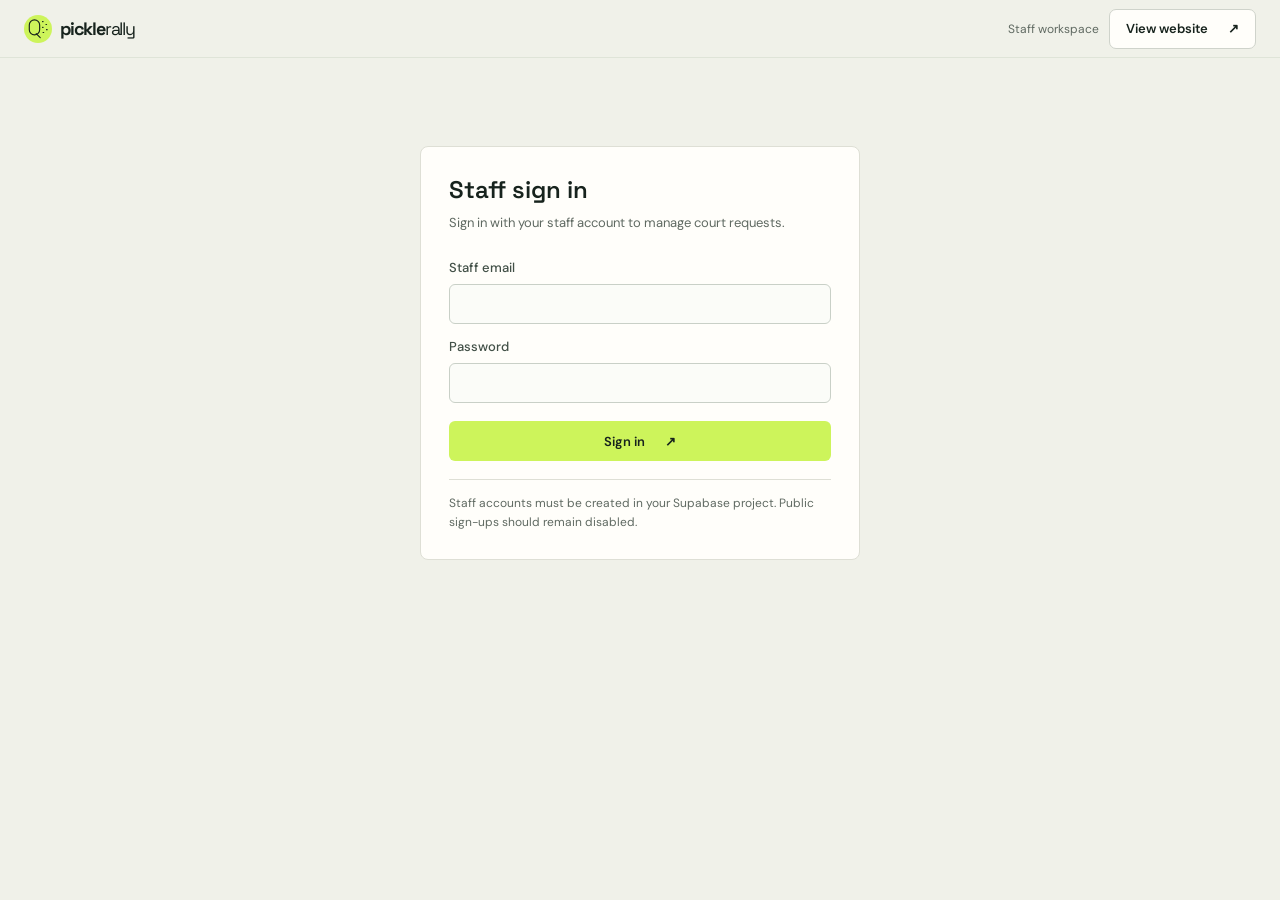
<file: public/admin.html>
<!doctype html>
<html lang="en">
<head>
  <meta charset="utf-8">
  <meta name="viewport" content="width=device-width, initial-scale=1">
  <meta name="theme-color" content="#f5f5ef">
  <meta name="description" content="PickleRally booking management dashboard.">
  <title>Booking admin - PickleRally</title>
  <link rel="preload" href="assets/fonts/dm-sans-latin-variable.woff2" as="font" type="font/woff2" crossorigin>
  <link rel="preload" href="assets/fonts/space-grotesk-latin-variable.woff2" as="font" type="font/woff2" crossorigin>
  <link rel="stylesheet" href="css/styles.css">
  <link rel="stylesheet" href="css/admin.css">
  <script src="js/supabase-config.js"></script>
  <script src="js/supabase.js" defer></script>
  <script src="js/admin-state.js" defer></script>
  <script src="js/admin-analytics.js" defer></script>
  <script src="js/admin-booking.js" defer></script>
  <script src="js/admin-courts.js" defer></script>
  <script src="js/admin-calendar.js" defer></script>
  <script src="js/admin-bookings.js" defer></script>
  <script src="js/admin-actions.js" defer></script>
  <script src="js/admin-navigation-export.js" defer></script>
</head>
<body class="admin-page">
  <a class="skip-link" href="#admin-main">Skip to content</a>
  <header class="admin-header">
    <a class="brand" href="index.html" aria-label="PickleRally home">
      <span class="brand-mark" aria-hidden="true"><svg viewBox="0 0 40 40"><path d="M13 5a9 9 0 0 1 9 9v8a9 9 0 1 1-18 0v-8a9 9 0 0 1 9-9Z"/><path d="m16 29 7 7M27 8h1m5 5h1m-7 5h1m6 4h1m-7 5h1"/></svg></span>
      <span>pickle<span class="brand-light">rally</span></span>
    </a>
    <div class="admin-header-actions">
      <span class="admin-label">Staff workspace</span>
      <div class="admin-header-buttons">
        <button class="button button-dark admin-site-link" id="admin-sign-out" type="button" hidden>Sign out</button>
        <a class="button button-dark admin-site-link" href="index.html">View website <span aria-hidden="true">↗</span></a>
      </div>
    </div>
  </header>

  <main class="admin-login" id="admin-login">
    <section class="admin-login-card" aria-labelledby="admin-login-title">
      <h1 id="admin-login-title">Staff sign in</h1>
      <p class="admin-login-description">Sign in with your staff account to manage court requests.</p>
      <p class="admin-login-feedback" id="admin-login-feedback" role="alert" aria-live="assertive"></p>
      <form id="admin-login-form">
        <label for="admin-email">Staff email</label>
        <input id="admin-email" type="email" autocomplete="username" required>
        <label for="admin-password">Password</label>
        <input id="admin-password" type="password" autocomplete="current-password" required>
        <button class="button button-lime" type="submit">Sign in <span aria-hidden="true">↗</span></button>
      </form>
      <p class="admin-login-help">Staff accounts must be created in your Supabase project. Public sign-ups should remain disabled.</p>
    </section>
  </main>

  <main class="admin-main" id="admin-main" hidden>
    <aside class="admin-sidebar" aria-label="Staff dashboard sections">
      <p class="admin-sidebar-label">Club management</p>
      <nav class="admin-sidebar-nav">
        <a class="admin-nav-link is-active" href="#overview" aria-label="Analytics" title="Analytics" aria-current="page">
          <svg viewBox="0 0 24 24" aria-hidden="true"><rect x="3" y="3" width="7" height="7" rx="1"></rect><rect x="14" y="3" width="7" height="7" rx="1"></rect><rect x="3" y="14" width="7" height="7" rx="1"></rect><rect x="14" y="14" width="7" height="7" rx="1"></rect></svg>
          <span class="admin-nav-label">Analytics</span>
        </a>
        <a class="admin-nav-link" href="#bookings" aria-label="Bookings" title="Bookings">
          <svg viewBox="0 0 24 24" aria-hidden="true"><rect x="4" y="5" width="16" height="16" rx="2"></rect><path d="M8 3v4m8-4v4M4 10h16M8 14h3m-3 3h6"></path></svg>
          <span class="admin-nav-label">Bookings</span>
          <span class="admin-nav-count" id="booking-notification" aria-live="polite" aria-atomic="true" hidden></span>
        </a>
        <a class="admin-nav-link" href="#calendar" aria-label="Booking calendar" title="Booking calendar">
          <svg viewBox="0 0 24 24" aria-hidden="true"><rect x="3.5" y="5" width="17" height="16" rx="2"></rect><path d="M8 3v4m8-4v4M4 10h16M8 14h2m4 0h2m-8 3h2m4 0h2"></path></svg>
          <span class="admin-nav-label">Calendar</span>
        </a>
        <a class="admin-nav-link" href="#court-rates" aria-label="Courts and rates" title="Courts and rates">
          <svg viewBox="0 0 24 24" aria-hidden="true"><path d="M4 5h16v14H4zM8 9h8m-8 6h5"></path></svg>
          <span class="admin-nav-label">Courts &amp; rates</span>
        </a>
        <a class="admin-nav-link" href="#promo-codes" aria-label="Promo codes" title="Promo codes">
          <svg viewBox="0 0 24 24" aria-hidden="true"><path d="M20 13 13 20 3 10V4h6l11 9Z"></path><circle cx="7.5" cy="7.5" r="1"></circle></svg>
          <span class="admin-nav-label">Promo codes</span>
        </a>
      </nav>
      <div class="admin-sidebar-footer">
        <span>Staff workspace</span>
      </div>
    </aside>

    <div class="admin-content">
      <section class="admin-overview" id="overview" aria-labelledby="overview-title">
        <section class="admin-intro">
          <div>
            <h1 id="overview-title">Analytics</h1>
            <p>Revenue trends and court bookings across PickleRally.</p>
          </div>
          <div class="admin-intro-actions">
            <button class="button button-dark" id="open-admin-booking" type="button" disabled>New booking <span aria-hidden="true">＋</span></button>
          </div>
        </section>

        <section class="admin-revenue" aria-labelledby="revenue-title">
          <div class="admin-revenue-heading">
            <div>
              <h2 id="revenue-title">Revenue analytics</h2>
            </div>
            <p>Estimated totals for confirmed bookings, grouped by booking date.</p>
          </div>
          <div class="admin-revenue-grid">
            <article class="admin-revenue-card"><span>Daily</span><strong id="revenue-daily">₱0</strong><small>Today</small></article>
            <article class="admin-revenue-card"><span>Weekly</span><strong id="revenue-weekly">₱0</strong><small>This week</small></article>
            <article class="admin-revenue-card"><span>Monthly</span><strong id="revenue-monthly">₱0</strong><small>This month</small></article>
            <article class="admin-revenue-card"><span>Yearly</span><strong id="revenue-yearly">₱0</strong><small>This year</small></article>
          </div>
        </section>

        <div class="admin-dashboard-grid">
          <section class="admin-chart-card admin-revenue-chart-card" aria-labelledby="revenue-chart-title">
            <div class="admin-chart-heading">
              <div>
                <h2 id="revenue-chart-title">Revenue trend</h2>
                <p>Confirmed booking estimates by scheduled court date, including upcoming bookings.</p>
              </div>
              <label class="admin-chart-period-label" for="revenue-chart-period">
                <span>Period</span>
                <select id="revenue-chart-period">
                  <option value="daily">Daily</option>
                  <option value="weekly">Weekly</option>
                  <option value="monthly">Monthly</option>
                  <option value="yearly">Yearly</option>
                </select>
              </label>
            </div>
            <p class="admin-chart-summary" id="revenue-chart-summary" role="status" aria-live="polite"></p>
            <div class="admin-chart-viewport">
              <div class="admin-revenue-chart" id="revenue-chart" role="img" aria-label="Estimated revenue from confirmed bookings for the last seven days"></div>
            </div>
          </section>

          <section class="admin-chart-card admin-status-card" aria-labelledby="status-chart-title">
            <div class="admin-chart-heading">
              <div>
                <h2 id="status-chart-title">Booking status</h2>
                <p>All requests</p>
              </div>
            </div>
            <div class="admin-status-layout">
              <div class="admin-status-ring" id="booking-status-chart" role="img" aria-label="Booking status breakdown">
                <svg viewBox="0 0 100 100" aria-hidden="true">
                  <circle class="admin-status-ring-track" cx="50" cy="50" r="40"></circle>
                  <g id="booking-status-segments" transform="rotate(-90 50 50)"></g>
                </svg>
                <div class="admin-status-ring-center">
                  <strong id="booking-status-total">0</strong>
                  <span>bookings</span>
                </div>
              </div>
              <div class="admin-status-breakdown" id="status-breakdown"></div>
            </div>
          </section>

          <section class="admin-chart-card admin-activity-card" aria-labelledby="performance-title">
            <div class="admin-chart-heading">
              <div>
                <h2 id="performance-title">Booking activity</h2>
                <p>Each bar is a request created on that date; its count is shown above.</p>
              </div>
              <label class="admin-chart-period-label" for="performance-period">
                <span>Period</span>
                <select id="performance-period">
                  <option value="weekly">Weekly</option>
                  <option value="monthly">Monthly</option>
                  <option value="yearly">Yearly</option>
                </select>
              </label>
            </div>
            <p class="admin-chart-summary" id="performance-chart-summary" role="status" aria-live="polite"></p>
            <div class="admin-chart-viewport">
              <div class="admin-chart" id="performance-chart" role="img" aria-label="Booking activity for the last 7 days"></div>
            </div>
          </section>

          <aside class="admin-analytics-side" aria-label="Court performance">
            <section class="admin-metric-card">
              <div class="admin-metric-heading">
                <h2>Booking volume</h2>
                <span>Not cancelled</span>
              </div>
              <div class="admin-booking-counts">
                <div><span>Today</span><strong id="booking-count-daily">0</strong></div>
                <div><span>This week</span><strong id="booking-count-weekly">0</strong></div>
                <div><span>This month</span><strong id="booking-count-monthly">0</strong></div>
              </div>
            </section>

            <section class="admin-metric-card admin-court-metric">
              <div class="admin-metric-heading">
                <h2>Bookings per court</h2>
                <span>This month</span>
              </div>
              <p class="admin-court-summary" id="court-booking-summary"></p>
              <div class="admin-court-breakdown" id="court-booking-breakdown"></div>
              <div class="admin-court-axis" id="court-booking-axis" aria-hidden="true"></div>
            </section>

            <section class="admin-side-metrics" aria-label="Weekly performance metrics">
              <div class="admin-metric-card">
                <div class="admin-metric-heading"><h2>Occupancy</h2><span>This week</span></div>
                <strong class="admin-metric-primary" id="occupancy-rate">0%</strong>
                <p class="admin-metric-caption" id="occupancy-detail">0 of 420 court hours booked</p>
              </div>
              <div class="admin-metric-card">
                <div class="admin-metric-heading"><h2>Average booking value</h2><span>Active</span></div>
                <strong class="admin-metric-primary" id="average-booking-value">₱0</strong>
                <p class="admin-metric-caption">Per non-cancelled booking</p>
              </div>
            </section>
          </aside>
        </div>
      </section>

      <section class="admin-bookings" id="bookings" aria-labelledby="bookings-title" hidden>
      <div class="admin-list-heading">
        <div><h1 id="bookings-title">Booking requests</h1></div>
        <div class="admin-list-tools">
          <label class="admin-search"><span class="visually-hidden">Search bookings</span><input id="booking-search" type="search" placeholder="Search name, email, court…"></label>
          <div class="admin-filter-controls" aria-label="Filter by booking date and court">
            <label class="admin-filter-field" for="booking-date-filter">
              <span>Booking date</span>
              <input id="booking-date-filter" type="date">
            </label>
            <label class="admin-filter-field" for="booking-court-filter">
              <span>Court</span>
              <select id="booking-court-filter">
                <option value="">All courts</option>
              </select>
            </label>
          </div>
        </div>
      </div>
      <div class="admin-toolbar">
        <div class="admin-filters" role="group" aria-label="Filter bookings">
          <button class="admin-filter is-active" type="button" data-filter="all" aria-pressed="true">All <span id="count-all">0</span></button>
          <button class="admin-filter" type="button" data-filter="pending" aria-pressed="false">Pending <span id="count-pending">0</span></button>
          <button class="admin-filter" type="button" data-filter="confirmed" aria-pressed="false">Confirmed <span id="count-confirmed">0</span></button>
          <button class="admin-filter" type="button" data-filter="cancelled" aria-pressed="false">Cancelled <span id="count-cancelled">0</span></button>
        </div>
        <div class="admin-export-actions">
          <button class="button button-outline-light" id="export-bookings" type="button">Export CSV <span aria-hidden="true">↓</span></button>
          <button class="button button-outline-light" id="export-excel" type="button">Export Excel <span aria-hidden="true">↓</span></button>
        </div>
        <div class="admin-refresh-controls">
          <span class="admin-sync-status" id="admin-sync-status" role="status">Waiting for staff sign-in</span>
          <button class="admin-refresh" id="refresh-bookings" type="button">Refresh now <span aria-hidden="true">↻</span></button>
        </div>
      </div>
      <p class="admin-feedback" id="admin-feedback" role="status" aria-live="polite"></p>
      <div class="booking-table-wrap">
        <table class="booking-table">
          <thead><tr><th scope="col">PLAYER</th><th scope="col">COURT &amp; SLOT</th><th scope="col">PLAYERS</th><th scope="col">EST. TOTAL</th><th scope="col">STATUS</th><th scope="col"><span class="visually-hidden">Actions</span></th></tr></thead>
          <tbody id="booking-list"></tbody>
        </table>
        <div class="admin-empty" id="booking-empty" hidden>
          <h2 id="booking-empty-title">No booking requests yet.</h2>
          <p id="booking-empty-message">Booking requests will appear here, or create one from the staff dashboard.</p>
        </div>
      </div>
      <nav class="admin-pagination" id="booking-pagination" aria-label="Booking request pages" hidden>
        <span class="admin-pagination-summary" id="booking-pagination-summary" role="status"></span>
        <div class="admin-pagination-controls">
          <button class="admin-page-button" id="booking-previous-page" type="button">← Previous</button>
          <span class="admin-page-number" id="booking-page-number" aria-live="polite"></span>
          <button class="admin-page-button" id="booking-next-page" type="button">Next →</button>
        </div>
      </nav>
      </section>
      <section class="admin-calendar" id="calendar" aria-labelledby="calendar-title" hidden>
        <div class="admin-list-heading admin-calendar-heading">
          <div>
            <h1 id="calendar-title">Booking calendar</h1>
            <p>Choose a date to review availability and manage maintenance times.</p>
          </div>
          <label class="admin-calendar-court-filter" for="calendar-court-filter">
            <span>Court</span>
            <select id="calendar-court-filter">
              <option value="">All courts</option>
            </select>
          </label>
        </div>
        <div class="admin-calendar-month-toolbar">
          <div class="admin-calendar-month-controls">
            <button class="admin-calendar-button" id="calendar-previous-month" type="button" aria-label="Previous month">←</button>
            <button class="admin-calendar-button" id="calendar-next-month" type="button" aria-label="Next month">→</button>
            <button class="admin-calendar-button admin-calendar-today" id="calendar-today" type="button">Today</button>
          </div>
          <h2 id="calendar-month-title"></h2>
          <p id="calendar-month-summary" role="status" aria-live="polite"></p>
        </div>
        <div class="admin-calendar-month">
          <div class="admin-calendar-weekdays" aria-hidden="true">
            <span>Sun</span><span>Mon</span><span>Tue</span><span>Wed</span><span>Thu</span><span>Fri</span><span>Sat</span>
          </div>
          <div class="admin-calendar-grid" id="calendar-grid" aria-label="Booking dates"></div>
          <div class="admin-calendar-date-legend" aria-label="Calendar legend">
            <span class="is-booked">Has bookings</span>
            <span class="is-available">No bookings</span>
            <span class="is-closed">Maintenance or closure window</span>
          </div>
        </div>
      </section>
      <section class="admin-rates" id="court-rates" aria-labelledby="court-rates-title" hidden>
        <div class="admin-list-heading">
          <div>
            <h1 id="court-rates-title">Court rates</h1>
            <p>Manage the courts and hourly prices used on the website and in new booking estimates.</p>
          </div>
        </div>
        <p class="admin-rates-note" id="court-rates-note">Set separate day and night hourly rates. Night pricing starts at 5 PM. Enter whole pesos from ₱1 to ₱100,000; thousands are grouped when you leave the field. Upload a JPG, PNG, or WebP up to 5 MB. Courts with booking history cannot be deleted.</p>
        <p class="admin-rates-feedback" id="court-rates-feedback" role="status" aria-live="polite">Loading court rates…</p>
        <form class="admin-rate-add-form" id="court-rate-add-form">
          <label for="new-court-name">New court name
            <input id="new-court-name" name="court" type="text" minlength="2" maxlength="60" autocomplete="off" required>
          </label>
          <label for="new-court-day-rate">Day rate / hour
            <span class="admin-rate-control"><span class="admin-rate-currency" aria-hidden="true">₱</span><input id="new-court-day-rate" name="day_rate" type="text" inputmode="numeric" autocomplete="off" maxlength="8" pattern="[0-9,]+" aria-describedby="court-rates-note" placeholder="450" required><span class="admin-rate-unit" aria-hidden="true">/hr</span></span>
          </label>
          <label for="new-court-night-rate">Night rate / hour
            <span class="admin-rate-control"><span class="admin-rate-currency" aria-hidden="true">₱</span><input id="new-court-night-rate" name="night_rate" type="text" inputmode="numeric" autocomplete="off" maxlength="8" pattern="[0-9,]+" aria-describedby="court-rates-note" placeholder="600" required><span class="admin-rate-unit" aria-hidden="true">/hr</span></span>
          </label>
          <div class="admin-rate-photo-fields">
            <div class="admin-rate-image-preview-field">
              <span class="admin-rate-image-preview-label">Photo preview</span>
              <img class="admin-rate-image-preview" src="assets/pickleball-court-real-01.jpg" alt="Current court photo" loading="lazy" decoding="async">
            </div>
            <label for="new-court-image-upload">Upload image
              <input id="new-court-image-upload" name="image_file" type="file" accept="image/jpeg,image/png,image/webp" aria-describedby="new-court-image-upload-hint">
              <span class="admin-rate-image-hint" id="new-court-image-upload-hint" role="status">JPG, PNG, or WebP · up to 5 MB.</span>
            </label>
            <input id="new-court-image-path" name="image_path" type="hidden" value="assets/pickleball-court-real-01.jpg">
          </div>
          <button class="button button-dark" id="add-court-button" type="submit" disabled>Add court</button>
          <span class="admin-rate-status" id="add-court-status" role="status" aria-live="polite"></span>
        </form>
        <div class="admin-rate-list" id="court-rate-list" aria-busy="true" aria-label="Existing courts and hourly rates">
          <p>Loading current court rates…</p>
        </div>
      </section>
      <section class="admin-rates admin-promos" id="promo-codes" aria-labelledby="promo-codes-title" hidden>
        <div class="admin-list-heading">
          <div>
            <h1 id="promo-codes-title">Promo codes</h1>
            <p>Create discounts customers can apply to their booking estimates.</p>
          </div>
        </div>
        <p class="admin-rates-note">Percentage discounts are 1–99%. Fixed discounts are capped so every booking remains at least ₱1. Set an optional expiry and redemption limit. Each customer can redeem a code once per email address.</p>
        <p class="admin-rates-feedback" id="promo-codes-feedback" role="status" aria-live="polite">Loading promo codes…</p>
        <form class="admin-promo-add-form" id="promo-code-add-form">
          <label for="new-promo-code">Generated promo code
            <span class="admin-promo-code-control">
              <input id="new-promo-code" name="code" type="text" minlength="2" maxlength="40" pattern="[A-Za-z0-9][A-Za-z0-9_-]{1,39}" autocomplete="off" readonly required>
              <button class="button button-outline-light" id="generate-promo-code-button" type="button">Generate code</button>
            </span>
          </label>
          <label for="new-promo-type">Discount type
            <select id="new-promo-type" name="discount_type" required>
              <option value="percentage">Percentage</option>
              <option value="fixed">Fixed amount</option>
            </select>
          </label>
          <label for="new-promo-value" id="new-promo-value-label">Discount value (%)
            <input id="new-promo-value" name="discount_value" type="number" min="1" max="99" step="1" inputmode="numeric" required>
          </label>
          <label for="new-promo-expiry">Expires at · PHT (optional)
            <input id="new-promo-expiry" name="expires_at" type="datetime-local">
          </label>
          <label for="new-promo-limit">Max redemptions (optional)
            <input id="new-promo-limit" name="max_redemptions" type="number" min="1" max="1000000" step="1" inputmode="numeric">
          </label>
          <button class="button button-dark" id="add-promo-code-button" type="submit">Add promo code</button>
          <span class="admin-rate-status" id="add-promo-code-status" role="status" aria-live="polite"></span>
        </form>
        <div class="admin-rate-list admin-promo-list" id="promo-code-list" aria-busy="true" aria-label="Existing promo codes">
          <p>Loading promo codes…</p>
        </div>
      </section>
      <p class="admin-notice"><strong>Staff access:</strong> booking requests are stored in the shared Supabase database. Only signed-in staff can view, update, or delete them.</p>
    </div>
  </main>

  <dialog class="admin-calendar-dialog" id="calendar-day-dialog" aria-labelledby="calendar-day-title">
    <div class="admin-calendar-dialog-content">
      <div class="admin-calendar-dialog-heading">
        <div>
          <h2 id="calendar-day-title"></h2>
          <p id="calendar-day-summary" role="status" aria-live="polite"></p>
        </div>
        <button class="admin-dialog-close" id="calendar-day-close" type="button" aria-label="Close calendar">×</button>
      </div>
      <section class="admin-calendar-blockout" aria-labelledby="admin-calendar-blockout-title">
        <div class="admin-calendar-blockout-heading">
          <div>
            <h3 id="admin-calendar-blockout-title">Maintenance and closures</h3>
            <p>Choose which courts are affected, then set the time window.</p>
          </div>
        </div>
        <div class="admin-calendar-block-list" id="admin-calendar-block-list" aria-live="polite">
          <p class="admin-calendar-empty">No maintenance or closure windows for this date.</p>
        </div>
        <form class="admin-blockout-form" id="admin-blockout-form">
          <input id="admin-blockout-date" name="blocked_date" type="hidden">
          <fieldset class="admin-blockout-courts">
            <legend>Apply block to</legend>
            <div class="admin-blockout-scope-options">
              <label class="admin-blockout-scope-choice" for="admin-blockout-whole-club">
                <input id="admin-blockout-whole-club" name="block_scope" type="radio" value="whole" checked>
                <span><strong>Whole club</strong><small>Every court is unavailable</small></span>
              </label>
              <label class="admin-blockout-scope-choice" for="admin-blockout-selected-courts">
                <input id="admin-blockout-selected-courts" name="block_scope" type="radio" value="courts">
                <span><strong>Selected courts</strong><small>Choose one or more courts</small></span>
              </label>
            </div>
            <div class="admin-blockout-court-options" id="admin-blockout-court-options" aria-label="Courts affected"></div>
            <p class="admin-blockout-selection" id="admin-blockout-selection" role="status" aria-live="polite"></p>
          </fieldset>
          <label for="admin-blockout-type">Block type
            <select id="admin-blockout-type" name="block_type" required>
              <option value="maintenance">Maintenance</option>
              <option value="closed">Club closed</option>
            </select>
          </label>
          <label class="admin-blockout-time-field" for="admin-blockout-start">From
            <input id="admin-blockout-start" name="start_time" type="time" min="00:00" max="23:30" step="900" value="10:00" required>
          </label>
          <label class="admin-blockout-time-field" for="admin-blockout-end">Until
            <input id="admin-blockout-end" name="end_time" type="time" min="00:15" max="23:45" step="900" value="11:00" required>
          </label>
          <label class="admin-blockout-all-day" for="admin-blockout-all-day">
            <input id="admin-blockout-all-day" name="all_day" type="checkbox">
            All day
          </label>
          <label class="admin-blockout-reason" for="admin-blockout-reason">Reason
            <input id="admin-blockout-reason" name="reason" type="text" list="admin-blockout-reasons" minlength="2" maxlength="120" placeholder="Choose a suggestion or type a reason" required>
            <datalist id="admin-blockout-reasons">
              <option value="Court repair"></option>
              <option value="Court resurfacing"></option>
              <option value="Net replacement"></option>
              <option value="Lighting repair"></option>
              <option value="Cleaning"></option>
              <option value="Private event"></option>
              <option value="Weather closure"></option>
            </datalist>
          </label>
          <button class="button button-dark" id="admin-blockout-submit" type="submit">Block time</button>
          <p class="admin-blockout-feedback" id="admin-blockout-feedback" role="status" aria-live="polite"></p>
        </form>
      </section>
      <div class="admin-calendar-legend" aria-label="Schedule legend">
        <span class="is-booked">Booked</span>
        <span class="is-available">Available</span>
        <span class="is-closed">Maintenance or closed</span>
      </div>
      <div class="admin-calendar-day-bookings" id="calendar-day-bookings" aria-live="polite" aria-busy="false">
        <p class="admin-calendar-empty">Booking dates will appear here when loaded.</p>
      </div>
    </div>
  </dialog>

  <dialog class="admin-booking-dialog" id="admin-booking-dialog" aria-labelledby="admin-booking-title">
    <form class="admin-booking-form" id="admin-booking-form">
      <div class="admin-booking-heading">
        <div><h2 id="admin-booking-title">Create a booking</h2></div>
        <button class="admin-dialog-close" id="admin-booking-close" type="button" aria-label="Close booking form">×</button>
      </div>
      <p class="admin-booking-feedback" id="admin-booking-feedback" role="status" aria-live="polite"></p>
      <div class="admin-booking-fields">
        <label for="admin-booking-name">Player name<input id="admin-booking-name" name="name" type="text" maxlength="120" autocomplete="name" required></label>
          <label for="admin-booking-email">Email address<input id="admin-booking-email" name="email" type="email" maxlength="254" autocomplete="email" required></label>
        <label for="admin-booking-players">Players
          <select id="admin-booking-players" name="players" required>
            <option value="">Choose players</option>
            <option value="2 players">2 players</option>
            <option value="3 players">3 players</option>
            <option value="4 players">4 players</option>
          </select>
        </label>
        <label for="admin-booking-duration">Duration
          <select id="admin-booking-duration" name="duration" required>
            <option value="">Choose duration</option>
            <option value="1">1 hour</option>
            <option value="2">2 hours</option>
            <option value="3">3 hours</option>
          </select>
        </label>
        <fieldset class="admin-booking-court-picker">
          <legend>Choose court(s)</legend>
          <div class="admin-booking-court-options" id="admin-booking-courts"></div>
          <small>All selected courts share the date and time.</small>
        </fieldset>
        <label for="admin-booking-date">Date<input id="admin-booking-date" name="date" type="date" required></label>
        <label for="admin-booking-time">Available courts and times
          <select id="admin-booking-time" name="time" required disabled>
            <option value="">Choose a duration first</option>
          </select>
        </label>
        <label for="admin-booking-promo">Promo code (optional)
          <input id="admin-booking-promo" name="promo" type="text" maxlength="40" autocomplete="off">
          <span class="admin-booking-promo-feedback" id="admin-booking-promo-feedback" role="status" aria-live="polite"></span>
        </label>
      </div>
      <div class="admin-booking-footer">
        <p>Estimated total <strong id="admin-booking-total">Choose a court &amp; duration</strong></p>
        <button class="button button-lime" id="admin-booking-submit" type="submit">Save booking <span aria-hidden="true">↗</span></button>
      </div>
    </form>
  </dialog>
</body>
</html>
</file>
<file: public/css/styles.css>
@font-face {
  font-family: "DM Sans";
  font-style: normal;
  font-weight: 400 700;
  font-display: swap;
  src: url("../assets/fonts/dm-sans-latin-variable.woff2") format("woff2-variations");
  unicode-range: U+0000-00FF,U+0131,U+0152-0153,U+02BB-02BC,U+02C6,U+02DA,U+02DC,U+0304,U+0308,U+0329,U+2000-206F,U+20AC,U+2122,U+2191,U+2193,U+2212,U+2215,U+FEFF,U+FFFD;
}

@font-face {
  font-family: "DM Sans";
  font-style: normal;
  font-weight: 400 700;
  font-display: swap;
  src: url("../assets/fonts/dm-sans-latin-ext-variable.woff2") format("woff2-variations");
  unicode-range: U+0100-02BA,U+02BD-02C5,U+02C7-02CC,U+02CE-02D7,U+02DD-02FF,U+0304,U+0308,U+0329,U+1D00-1DBF,U+1E00-1E9F,U+1EF2-1EFF,U+2020,U+20A0-20AB,U+20AD-20C0,U+2113,U+2C60-2C7F,U+A720-A7FF;
}

@font-face {
  font-family: "Space Grotesk";
  font-style: normal;
  font-weight: 400 700;
  font-display: swap;
  src: url("../assets/fonts/space-grotesk-latin-variable.woff2") format("woff2-variations");
  unicode-range: U+0000-00FF,U+0131,U+0152-0153,U+02BB-02BC,U+02C6,U+02DA,U+02DC,U+0304,U+0308,U+0329,U+2000-206F,U+20AC,U+2122,U+2191,U+2193,U+2212,U+2215,U+FEFF,U+FFFD;
}

@font-face {
  font-family: "Space Grotesk";
  font-style: normal;
  font-weight: 400 700;
  font-display: swap;
  src: url("../assets/fonts/space-grotesk-latin-ext-variable.woff2") format("woff2-variations");
  unicode-range: U+0100-02BA,U+02BD-02C5,U+02C7-02CC,U+02CE-02D7,U+02DD-02FF,U+0304,U+0308,U+0329,U+1D00-1DBF,U+1E00-1E9F,U+1EF2-1EFF,U+2020,U+20A0-20AB,U+20AD-20C0,U+2113,U+2C60-2C7F,U+A720-A7FF;
}

:root {
  --ink: #17231d;
  --muted: #69736b;
  --paper: #f5f5ef;
  --white: #fffefa;
  --lime: #cdf45b;
  --green: #204c3d;
  --line: #dedfd5;
  --display: "Space Grotesk", sans-serif;
  --body: "DM Sans", sans-serif;
}

* { box-sizing: border-box; }
html { scroll-behavior: smooth; scroll-padding-top: 88px; }
body { margin: 0; background: var(--paper); color: var(--ink); font-family: var(--body); -webkit-font-smoothing: antialiased; }
button, input, select, textarea { font: inherit; }
a { color: inherit; text-decoration: none; }
button, a { -webkit-tap-highlight-color: transparent; }
.skip-link { position: fixed; z-index: 20; top: 10px; left: 10px; padding: 12px 16px; background: var(--lime); transform: translateY(-160%); }
.skip-link:focus { transform: translateY(0); }
.section-wrap { width: min(1180px, calc(100% - 64px)); margin-inline: auto; }
.site-header { height: 78px; padding: 0 max(32px, calc((100vw - 1180px) / 2)); display: flex; align-items: center; justify-content: space-between; border-bottom: 1px solid rgba(23,35,29,.1); position: sticky; top: 0; z-index: 10; background: rgba(245,245,239,.94); backdrop-filter: blur(14px); transition: transform .48s cubic-bezier(.22,.75,.25,1), opacity .32s ease; will-change: transform, opacity; }
.site-header.is-hidden { transform: translateY(-100%); opacity: 0; }
.brand { display: inline-flex; align-items: center; gap: 9px; font: 700 20px var(--display); letter-spacing: -1.2px; }
.brand-light { font-weight: 400; }
.brand-mark { width: 32px; height: 32px; display: grid; place-items: center; border-radius: 50%; background: var(--lime); }
.brand-mark svg { width: 23px; height: 23px; fill: none; stroke: var(--ink); stroke-width: 2; stroke-linecap: round; stroke-linejoin: round; }
.primary-nav { display: flex; gap: 34px; font-size: 12px; font-weight: 600; }
.primary-nav a, .site-footer a { transition: opacity .2s ease; }
.primary-nav a:hover, .site-footer a:hover { opacity: .58; }
.button { min-height: 48px; padding: 0 20px; border: 0; border-radius: 4px; display: inline-flex; align-items: center; justify-content: center; gap: 20px; font-size: 12px; font-weight: 700; transition: transform .2s, background .2s; cursor: pointer; }
.button:hover { transform: translateY(-2px); }
.button-dark { background: var(--ink); color: white; }
.button-dark:hover { background: var(--green); }
.button-lime { background: var(--lime); color: var(--ink); }
.button-lime:hover { background: #d9ff76; }
.header-cta { min-height: 40px; padding-inline: 16px; font-size: 11px; }
.menu-toggle { display: none; }
.hero { min-height: 622px; display: grid; grid-template-columns: 1fr 1.02fr; align-items: center; position: relative; padding-top: 45px; padding-bottom: 70px; }
.hero-copy { position: relative; z-index: 1; padding-bottom: 16px; }
.eyebrow { margin: 0 0 22px; display: flex; align-items: center; gap: 8px; font-size: 9px; font-weight: 700; letter-spacing: 1.45px; }
.eyebrow-dot, .caption-dot { width: 7px; height: 7px; border-radius: 50%; background: #8fc435; }
h1, h2, h3, p { margin-top: 0; }
h1, h2 { font-family: var(--display); letter-spacing: -4.5px; line-height: .98; }
.hero h1 { margin-bottom: 22px; font-size: clamp(62px, 7.2vw, 94px); font-weight: 600; }
.hero h1 span, .section-heading h2 span, .booking-copy h2 span, .events-header h2 span, .membership-inner h2 span, .rules-intro h2 span, .visit-copy h2 span { color: #8bb735; }
.hero-description { max-width: 390px; margin-bottom: 24px; color: #657069; font-size: 14px; line-height: 1.75; }
.hero-actions { display: flex; align-items: center; gap: 24px; }
.hero-actions .button { min-width: 176px; }
.text-link { border-bottom: 1px solid #a5aaa2; padding-bottom: 5px; font-size: 10px; font-weight: 700; }
.hero-proof { display: flex; align-items: center; gap: 13px; margin-top: 46px; }
.player-stack { display: flex; padding-left: 4px; }
.player-stack span { width: 27px; height: 27px; margin-left: -4px; border: 2px solid var(--paper); border-radius: 50%; background: #d1dfba; display: grid; place-items: center; color: var(--green); font-size: 9px; font-weight: 700; }
.player-stack span:nth-child(2) { background: #eac5a3; }.player-stack span:nth-child(3) { background: #d5c6df; }.player-stack span:nth-child(4) { background: var(--lime); }
.hero-proof p { margin: 0; font-size: 9px; color: var(--muted); line-height: 1.55; }.hero-proof strong { color: var(--ink); font-size: 10px; }
.hero-art-wrap { min-height: 430px; position: relative; display: flex; align-items: center; justify-content: center; }
.hero-art { display: block; width: 100%; max-width: 610px; height: clamp(300px, 34vw, 430px); margin-right: 0; position: relative; object-fit: contain; filter: drop-shadow(0 20px 18px rgba(23,35,29,.1)); }
.hero-sticker { position: absolute; top: 20px; right: 3%; z-index: 2; width: 88px; height: 88px; border-radius: 50%; background: var(--lime); display: grid; align-content: center; justify-items: center; text-align: center; font: 700 13px/1.12 var(--display); letter-spacing: -.4px; transform: rotate(10deg); }
.hero-sticker span { font-size: 10px; }.hero-sticker b { position: absolute; right: 13px; bottom: 16px; font-size: 12px; }
.hero-caption { position: absolute; bottom: 10px; right: 0; display: flex; align-items: center; gap: 8px; font-size: 8px; font-weight: 700; letter-spacing: 1px; }
.hero-bottom-note { position: absolute; bottom: 22px; left: 0; right: 0; display: flex; justify-content: space-between; color: #828980; font-size: 8px; letter-spacing: 1px; }
.ticker { overflow: hidden; background: var(--lime); }
.ticker-track { width: max-content; height: 52px; display: flex; align-items: center; font: 700 11px var(--display); letter-spacing: 1px; animation: ticker-marquee 28s linear infinite; }
.ticker-group { display: flex; flex: none; align-items: center; gap: 34px; padding-right: 34px; }
.ticker-track i { font-style: normal; font-size: 17px; }
@keyframes ticker-marquee { to { transform: translateX(-50%); } }
.courts-section { padding-block: 105px 95px; }
.section-heading { display: flex; align-items: end; justify-content: space-between; margin-bottom: 42px; }
.section-heading .eyebrow, .events-header .eyebrow, .rules-intro .eyebrow, .visit-copy .eyebrow { margin-bottom: 18px; }
.section-heading h2, .booking-copy h2, .events-header h2, .membership-inner h2, .rules-intro h2, .visit-copy h2 { margin-bottom: 0; font-size: clamp(46px, 5vw, 62px); font-weight: 600; }
.section-intro { max-width: 275px; margin: 0 0 5px; color: var(--muted); font-size: 12px; line-height: 1.8; }
.court-grid { display: grid; grid-template-columns: 1fr 1fr; gap: 24px; }
.court-list-message { grid-column: 1 / -1; margin: 0; color: var(--muted); font-size: 13px; }
.court-list-message.is-error { color: #a43b32; }
.court-card { min-width: 0; }.court-image { height: 292px; position: relative; overflow: hidden; background: #d9e7d2; }
.court-image img { width: 100%; height: 100%; object-fit: cover; display: block; transition: transform .45s ease; }
.court-card:hover .court-image img { transform: scale(1.035); }
.image-label { position: absolute; bottom: 16px; left: 17px; color: white; font-size: 8px; font-weight: 700; letter-spacing: 1.2px; text-shadow: 0 1px 4px #17231d; }
.image-arrow { position: absolute; right: 14px; top: 14px; width: 34px; height: 34px; display: grid; place-items: center; border-radius: 50%; background: var(--lime); font-size: 15px; }
.court-card-bottom { min-height: 81px; display: flex; justify-content: space-between; align-items: center; border-bottom: 1px solid var(--line); }
.court-card-bottom h3 { margin-bottom: 5px; font: 600 18px var(--display); letter-spacing: -.7px; }.court-card-bottom p { margin: 0; color: var(--muted); font-size: 10px; }
.rate { text-align: right; }.rate strong { font: 600 17px var(--display); }.rate span { margin-left: 4px; color: var(--muted); font-size: 10px; }
.court-note { min-height: 57px; margin-top: 20px; display: flex; align-items: center; gap: 12px; color: #69736b; font-size: 10px; }
.court-note .note-icon { width: 25px; height: 25px; display: grid; place-items: center; flex: 0 0 25px; border-radius: 50%; background: var(--lime); color: var(--ink); font-size: 13px; }
.court-note strong { color: var(--ink); }.court-note a { margin-left: auto; white-space: nowrap; color: var(--ink); font-weight: 700; }
.schedule-section { padding-block: 90px 95px; background: #e9eee4; }
.schedule-inner { max-width: 1180px; }.schedule-heading { margin-bottom: 38px; }.schedule-side { max-width: 286px; padding-bottom: 4px; }
.schedule-side p { margin-bottom: 16px; color: var(--muted); font-size: 11px; line-height: 1.8; }
.availability-key { display: flex; align-items: center; gap: 7px; color: #69736b; font-size: 9px; }.availability-key i { width: 8px; height: 8px; background: #9fc83b; border-radius: 50%; }
.schedule-card { background: var(--white); box-shadow: 0 12px 40px rgba(23,35,29,.055); }
.schedule-top, .schedule-bottom { min-height: 54px; padding-inline: 22px; display: flex; align-items: center; justify-content: space-between; font-size: 8px; font-weight: 700; letter-spacing: .8px; }
.schedule-top { border-bottom: 1px solid var(--line); }.schedule-top > div { display: flex; align-items: center; gap: 8px; }.live-dot { width: 7px; height: 7px; border-radius: 50%; background: #9fc83b; }
.schedule-time { color: #798078; }
.slot { min-width: 53px; padding: 7px 4px; border-radius: 2px; text-align: center; font-size: 7px; font-weight: 700; letter-spacing: .35px; }
.slot-open { background: #dcefc5; color: #315f25; }.slot-clinic { background: #e1eee5; color: #32684e; }.slot-maintenance { background: #f1eee7; color: #938a79; }
.schedule-bottom { min-height: 64px; color: #737b72; font-size: 9px; font-weight: 400; letter-spacing: 0; }.button-small { min-height: 35px; padding-inline: 14px; font-size: 9px; }
.schedule-guide { margin-top: 20px; padding: 22px 24px; background: rgba(255,255,255,.62); }
.schedule-guide h3 { margin: 0 0 14px; font: 600 18px var(--display); letter-spacing: -.4px; }
.schedule-guide ul { margin: 0; padding: 0; display: grid; gap: 12px; list-style: none; }
.schedule-guide li { display: grid; grid-template-columns: 112px 1fr; align-items: start; gap: 14px; }
.schedule-guide .slot { margin-top: 1px; }
.schedule-guide p { margin: 0; color: var(--muted); font-size: 14px; line-height: 1.65; }
.schedule-guide p strong { color: var(--ink); }
.booking-section { position: relative; isolation: isolate; padding-block: 108px 112px; display: grid; grid-template-columns: .85fr 1fr; gap: 11%; align-items: start; }
.booking-section::before { content: ""; position: absolute; z-index: -1; inset-block: 0; left: 50%; width: 100vw; transform: translateX(-50%); background: #e9eee4; }
.booking-copy { position: sticky; top: 110px; }.booking-copy h2 { margin-bottom: 21px; }.booking-copy > p:not(.eyebrow):not(.booking-fineprint) { max-width: 360px; color: var(--muted); font-size: 12px; line-height: 1.85; }
.booking-perks { margin-top: 35px; border-top: 1px solid var(--line); }.booking-perks > div { display: flex; align-items: start; gap: 15px; padding-block: 15px; border-bottom: 1px solid var(--line); }
.booking-perks > div > span { color: #8bb735; font: 600 11px var(--display); }.booking-perks p { margin: 0; color: var(--muted); font-size: 10px; line-height: 1.65; }.booking-perks strong { color: var(--ink); font-size: 11px; }
.booking-fineprint { max-width: 320px; margin-top: 17px; color: #7e867d; font-size: 9px; line-height: 1.6; }
.booking-form { padding: 31px 30px 25px; background: var(--white); box-shadow: 0 12px 40px rgba(23,35,29,.08); }
.form-topline { display: flex; justify-content: space-between; color: #7a8379; font-size: 8px; font-weight: 700; letter-spacing: 1px; }.booking-form h3 { margin: 19px 0 5px; font: 600 27px var(--display); letter-spacing: -1.2px; }.booking-form > p:not(.form-terms):not(.form-message) { margin-bottom: 22px; color: var(--muted); font-size: 10px; }
.booking-form label { display: block; margin-bottom: 14px; color: var(--ink); font-size: 9px; font-weight: 700; }
.booking-form label > small { display: block; margin-top: 5px; color: #526056; font-size: 11px; font-weight: 400; line-height: 1.4; }
.booking-form input, .booking-form select, .booking-form textarea { width: 100%; min-height: 43px; margin-top: 6px; padding: 0 11px; border: 1px solid #e0e2d9; border-radius: 2px; outline: 0; background: #fffefa; color: var(--ink); font-size: 10px; }
.booking-form textarea { min-height: 57px; padding-block: 10px; resize: vertical; }.booking-form input:focus, .booking-form select:focus, .booking-form textarea:focus { border-color: #91b93b; box-shadow: 0 0 0 2px rgba(145,185,59,.14); }
.form-row { display: grid; grid-template-columns: 1fr 1fr; gap: 12px; }.optional-label { margin-left: 5px; color: #8d948b; font-size: 7px; letter-spacing: .8px; }.promo-feedback { display: block; min-height: 0; margin-top: 4px; color: #527d28; font-size: 9px; }.promo-feedback:not(:empty) { min-height: 12px; }.promo-feedback.is-error { color: #8c3e25; }.promo-feedback.is-success { color: #315f25; }
.cancellation-section { padding-block: 72px; display: grid; grid-template-columns: 1fr 1fr; gap: 12%; align-items: center; }
.cancellation-copy h2 { margin: 0 0 16px; font-size: clamp(38px, 4vw, 52px); line-height: 1.05; }
.cancellation-copy h2 span { color: #8bb735; }
.cancellation-copy > p:not(.eyebrow) { max-width: 440px; color: var(--muted); font-size: 13px; line-height: 1.7; }
.cancellation-form { padding: 26px; background: var(--white); box-shadow: 0 12px 40px rgba(23,35,29,.08); }
.cancellation-form label { display: block; margin-bottom: 14px; color: var(--ink); font-size: 12px; font-weight: 700; }
.cancellation-form label[hidden] { display: none; }
.cancellation-form input { width: 100%; min-height: 44px; margin-top: 6px; padding: 0 11px; border: 1px solid #e0e2d9; background: #fffefa; color: var(--ink); font-size: 14px; }
.cancellation-form input:focus { border-color: #91b93b; outline: 2px solid rgba(145,185,59,.14); }
.cancellation-message { min-height: 1.5em; margin: 14px 0 0; color: var(--muted); font-size: 12px; line-height: 1.5; }
.cancellation-message.is-error { color: #8c3e25; }
.cancellation-message.is-success { color: #315f25; }
.booking-estimate { min-height: 59px; margin-top: 6px; padding: 8px 10px; border: 1px solid #dce4d4; background: #f2f5ed; display: flex; flex-direction: column; justify-content: center; gap: 3px; }.booking-estimate > span { color: #778077; font-size: 7px; font-weight: 700; letter-spacing: .65px; }.booking-estimate strong { font: 600 14px var(--display); }.booking-estimate small { color: #858c83; font-size: 7px; }
.form-submit { width: 100%; margin-top: 2px; }.form-terms { margin: 13px 0 0; color: #858c83; text-align: center; font-size: 8px; line-height: 1.6; }.form-message { min-height: 0; margin: 10px 0 0; padding: 0; border-radius: 6px; text-align: left; font-size: 13px; line-height: 1.5; }.form-message:not(:empty) { padding: 12px 14px; }.form-message.is-loading { background: #f0f2ed; color: #39433c; }.form-message.is-error { background: #fbecea; color: #7c281f; }.form-message.is-success { background: #e9f2e3; color: #294d24; }
.experience-section { padding-block: 94px 100px; background: #e9eee4; }.experience-heading { margin-bottom: 39px; }.experience-heading h2 { font-size: clamp(43px, 4.6vw, 57px); }.experience-heading .section-intro { max-width: 265px; }
.experience-grid { display: grid; grid-template-columns: repeat(3, 1fr); gap: 17px; }.experience-card { min-width: 0; background: var(--white); }.experience-art { height: 218px; position: relative; overflow: hidden; }.experience-art img { width: 100%; height: 100%; object-fit: cover; }.gallery-open { position: absolute; right: 14px; top: 14px; width: 34px; height: 34px; border: 0; border-radius: 50%; background: var(--lime); cursor: pointer; font-size: 15px; }
.gallery-heading { margin: 54px 0 17px; display: flex; align-items: end; justify-content: space-between; }.gallery-heading .eyebrow { margin-bottom: 9px; }.gallery-heading h3 { margin: 0; font: 600 26px var(--display); letter-spacing: -1px; }.gallery-heading h3 span { color: #8bb735; }.gallery-heading > p { margin: 0 0 3px; color: var(--muted); font-size: 9px; }
.photo-gallery { display: grid; grid-template-columns: repeat(4, 1fr); gap: 12px; }.gallery-tile { width: 100%; height: 150px; padding: 0; position: relative; overflow: hidden; border-radius: 0; background: #d9e7d2; }.gallery-tile img { width: 100%; height: 100%; display: block; object-fit: cover; transition: transform .3s ease; }.gallery-tile:hover img { transform: scale(1.05); }.gallery-tile:focus-visible, .gallery-open:focus-visible { outline: 3px solid #6e982d; outline-offset: 3px; }.gallery-credit { margin: 10px 0 0; color: var(--muted); font-size: 8px; }.gallery-credit a { text-decoration: underline; text-underline-offset: 2px; }
.experience-card-copy { padding: 20px 20px 19px; }.experience-card-copy > span { color: #788077; font-size: 7px; font-weight: 700; letter-spacing: 1px; }.experience-card-copy h3 { min-height: 57px; margin: 12px 0 16px; font: 600 22px/1.13 var(--display); letter-spacing: -.8px; }.experience-card-copy a { font-size: 9px; font-weight: 700; }.experience-card-copy a span { margin-left: 6px; }
.social-card { overflow: hidden; background: #d5ed97; }.social-orbit { height: 218px; position: relative; display: grid; place-items: center; overflow: hidden; background: #d5ed97; }.orbit-ring { width: 175px; height: 175px; border: 1px solid rgba(23,35,29,.3); border-radius: 50%; position: absolute; }.orbit-ring:before, .orbit-ring:after { content: ""; position: absolute; inset: 19px -28px; border: 1px solid rgba(23,35,29,.23); border-radius: 50%; transform: rotate(54deg); }.orbit-ring:after { transform: rotate(-54deg); }.orbit-paddle { position: absolute; top: 41px; left: calc(50% - 19px); width: 38px; height: 52px; border: 2px solid var(--ink); border-radius: 45% 45% 42% 42%; display: grid; place-items: center; color: var(--ink); font-size: 15px; transform: rotate(-23deg); }.orbit-paddle:after { content: ""; position: absolute; width: 7px; height: 27px; top: 43px; background: var(--ink); border-radius: 0 0 5px 5px; }.orbit-ball { position: absolute; right: 22%; bottom: 49px; color: #fffefa; font-size: 36px; text-shadow: 0 0 0 var(--ink); }.orbit-copy { position: relative; margin-top: 57px; text-align: center; font: 700 13px/1.1 var(--display); letter-spacing: 1px; }
.clinic-visual { height: 218px; position: relative; display: flex; align-items: center; justify-content: center; overflow: hidden; background: #234a3d; color: var(--lime); }.clinic-visual:before, .clinic-visual:after { content: ""; position: absolute; width: 155px; height: 230px; border: 1px solid rgba(205,244,91,.32); transform: rotate(36deg); }.clinic-visual:after { transform: rotate(-36deg); }.clinic-tag { position: absolute; top: 17px; left: 17px; z-index: 1; border: 1px solid rgba(205,244,91,.65); border-radius: 2px; padding: 6px 8px; font-size: 7px; font-weight: 700; letter-spacing: 1px; }.clinic-big { position: relative; z-index: 1; text-align: center; font: 700 41px/.8 var(--display); letter-spacing: -2px; transform: rotate(-8deg); }.clinic-big i { font-style: normal; color: white; }.clinic-ball { position: absolute; right: 22px; bottom: 23px; z-index: 1; color: var(--lime); font-size: 26px; }
.events-section { padding-block: 102px 98px; }.events-header { display: flex; justify-content: space-between; align-items: end; margin-bottom: 36px; }.events-header h2 { font-size: 57px; }.events-header > p { max-width: 260px; margin: 0 0 4px; color: var(--muted); font-size: 11px; line-height: 1.8; }
.event-row { min-height: 104px; display: grid; grid-template-columns: 63px 1.2fr 1fr 38px; gap: 21px; align-items: center; border-top: 1px solid var(--line); }.event-row:last-child { border-bottom: 1px solid var(--line); }
.event-date { width: 43px; height: 49px; border: 1px solid var(--line); display: grid; align-content: center; justify-items: center; gap: 2px; }.event-date strong { font-size: 7px; letter-spacing: 1px; }.event-date span { font: 600 19px var(--display); }
.event-name > span, .event-detail span:first-child { color: #778077; font-size: 7px; font-weight: 700; letter-spacing: .8px; }.event-name h3 { margin: 6px 0 0; font: 600 17px var(--display); letter-spacing: -.5px; }.event-detail { display: grid; gap: 7px; }.event-detail span:last-child { color: var(--muted); font-size: 9px; }
.round-link { width: 35px; height: 35px; display: grid; place-items: center; border: 1px solid #bfc6b9; border-radius: 50%; font-size: 14px; transition: background .2s; }.round-link:hover { background: var(--lime); border-color: var(--lime); }.sample-note { margin: 14px 0 0; color: #868e84; font-size: 9px; }
.membership-section { padding-block: 75px; background: #e7f0d9; }.membership-inner { display: flex; align-items: center; justify-content: space-between; }.membership-inner h2 { font-size: 52px; }.membership-description { max-width: 390px; margin: 18px 0 22px; color: #48573b; font-size: 11px; line-height: 1.8; }.membership-inner .button { min-height: 43px; }.membership-stamp { width: 164px; height: 164px; margin-right: 76px; border: 1px solid rgba(23,35,29,.5); border-radius: 50%; display: flex; flex-direction: column; align-items: center; justify-content: center; transform: rotate(-13deg); }.membership-stamp span { font-size: 8px; font-weight: 700; letter-spacing: 1.4px; }.membership-stamp b { font-size: 51px; line-height: 1.25; font-weight: 400; }
.player-perks { margin-top: 37px; }.membership-options { display: grid; grid-template-columns: repeat(3, 1fr); gap: 12px; }.membership-option { min-height: 147px; padding: 18px; background: rgba(255,255,255,.53); }.membership-option > span, .loyalty-kicker { font-size: 7px; font-weight: 700; letter-spacing: 1px; }.membership-option h3 { margin: 10px 0 6px; font: 600 20px var(--display); letter-spacing: -.6px; }.membership-option p { min-height: 31px; margin: 0 0 12px; color: #48573b; font-size: 9px; line-height: 1.6; }.membership-option a { font-size: 8px; font-weight: 700; }.featured-option { background: var(--ink); color: white; }.featured-option > span { color: var(--lime); }.featured-option p { color: #d6ded4; }.featured-option a { color: var(--lime); }
.loyalty-preview { margin-top: 13px; padding: 20px 22px; background: rgba(255,255,255,.37); display: grid; grid-template-columns: 1fr 1fr; gap: 20px 36px; align-items: center; }.loyalty-preview h3 { margin: 8px 0 6px; font: 600 21px var(--display); letter-spacing: -.7px; }.loyalty-preview h3 span { color: #557522; }.loyalty-preview > div:first-child p { max-width: 420px; margin: 0; color: #48573b; font-size: 9px; line-height: 1.65; }.loyalty-count { display: flex; align-items: baseline; gap: 6px; }.loyalty-count strong { font: 600 27px var(--display); }.loyalty-count span { color: #48573b; font-size: 9px; }.progress-track { height: 7px; margin-block: 8px 11px; overflow: hidden; border-radius: 5px; background: rgba(23,35,29,.15); }.progress-track span { width: 70%; height: 100%; display: block; border-radius: inherit; background: var(--green); transition: width .25s ease; }.loyalty-actions { display: flex; align-items: center; gap: 11px; }.loyalty-actions .button { min-height: 31px; }.loyalty-actions .button:disabled { opacity: .65; cursor: default; transform: none; }.loyalty-actions > span { color: #48573b; font-size: 8px; }.loyalty-preview > small { grid-column: 1 / -1; color: #58634e; font-size: 8px; }
.rules-section { display: grid; grid-template-columns: .86fr 1fr; gap: 13%; padding-block: 105px 100px; }.rules-intro h2 { margin-bottom: 19px; font-size: 51px; }.rules-intro > p:last-child { max-width: 340px; color: var(--muted); font-size: 11px; line-height: 1.8; }.rules-list { border-top: 1px solid var(--line); }.rules-list details { border-bottom: 1px solid var(--line); }.rules-list summary { min-height: 64px; display: grid; grid-template-columns: 34px 1fr 18px; align-items: center; gap: 8px; cursor: pointer; list-style: none; }.rules-list summary::-webkit-details-marker { display: none; }.rules-list summary > span { color: #86ad38; font: 600 10px var(--display); }.rules-list summary strong { font: 600 13px var(--display); }.rules-list summary i { font-style: normal; font-size: 17px; transition: transform .2s; }.rules-list details[open] summary i { transform: rotate(45deg); }.rules-list details > p { margin: -2px 24px 17px 42px; color: var(--muted); font-size: 10px; line-height: 1.7; }
.visit-section { background: #1d352d; color: white; }.visit-inner { min-height: 475px; padding-block: 85px; display: grid; grid-template-columns: 1fr .9fr; gap: 14%; align-items: center; }.visit-copy .eyebrow { color: #d1d9d0; }.visit-copy h2 { font-size: 70px; }.visit-copy h2 span { color: var(--lime); }.visit-copy > p:not(.eyebrow) { margin: 19px 0 23px; color: #c1cbc1; font-size: 11px; }.visit-copy .button { min-height: 43px; }
.visit-details { border-top: 1px solid rgba(255,255,255,.2); }.visit-detail { padding-block: 17px; border-bottom: 1px solid rgba(255,255,255,.2); display: grid; gap: 7px; }.visit-detail > span { color: #b1c1b1; font-size: 7px; font-weight: 700; letter-spacing: 1.2px; }.visit-detail strong { font: 500 15px var(--display); }.visit-detail a, .visit-detail p { margin: 0; color: #c1cbc1; font-size: 9px; }.contact-links { display: flex; gap: 18px; }.contact-links a { color: var(--lime); font-weight: 600; }
.location-map { display: block; width: 100%; height: 240px; margin-top: 8px; border: 0; border-radius: 3px; background: #e9eee4; }
.visit-actions { display: flex; flex-wrap: wrap; gap: 16px; align-items: center; }.visit-actions > a { color: var(--lime); }.qr-trigger { padding: 0; border: 0; background: transparent; color: var(--lime); font-size: 9px; font-weight: 600; cursor: pointer; }.qr-trigger:hover { text-decoration: underline; }
.holiday-notice { display: flex; gap: 12px; align-items: start; padding-top: 15px; }.holiday-notice > span { color: var(--lime); font-size: 17px; }.holiday-notice p { margin: 0; color: #c1cbc1; font-size: 9px; line-height: 1.65; }.holiday-notice strong { color: white; }
.site-footer { min-height: 79px; padding: 17px max(32px, calc((100vw - 1180px) / 2)); display: flex; align-items: center; justify-content: space-between; background: #172a23; color: #d7e0d6; }.footer-brand { color: white; font-size: 17px; }.footer-brand .brand-mark { width: 27px; height: 27px; }.footer-brand .brand-mark svg { width: 20px; height: 20px; }.site-footer > p { margin: 0; color: #a9b5a9; font-size: 7px; letter-spacing: 1.1px; }.site-footer > div { display: flex; align-items: center; gap: 20px; color: #a9b5a9; font-size: 8px; }
.lightbox { width: min(850px, calc(100% - 30px)); max-width: none; max-height: 90vh; padding: 14px; border: 0; background: var(--paper); box-shadow: 0 20px 80px #0005; }.lightbox::backdrop { background: rgba(12,22,16,.83); backdrop-filter: blur(4px); }.lightbox img { display: block; width: 100%; max-height: calc(90vh - 28px); object-fit: contain; }.lightbox-close { position: absolute; top: 20px; right: 20px; width: 36px; height: 36px; border: 0; border-radius: 50%; background: var(--lime); font-size: 25px; cursor: pointer; }
.qr-dialog { width: min(410px, calc(100% - 32px)); max-width: none; padding: 34px; border: 0; background: var(--paper); color: var(--ink); text-align: center; box-shadow: 0 20px 80px #0005; }.qr-dialog::backdrop { background: rgba(12,22,16,.83); backdrop-filter: blur(4px); }.qr-dialog .eyebrow { justify-content: center; margin-bottom: 12px; }.qr-dialog h2 { margin: 0 0 18px; font-size: 32px; letter-spacing: -1.8px; }.qr-dialog h2 span { color: #8bb735; }.qr-dialog img { width: 240px; height: 240px; max-width: 100%; margin: 0 auto 12px; display: block; background: white; }.qr-dialog img[hidden], .qr-dialog button[hidden] { display: none; }.qr-dialog > p:not(.eyebrow) { min-height: 30px; margin: 0 0 17px; color: var(--muted); font-size: 10px; line-height: 1.6; }.qr-dialog .qr-close { top: 12px; right: 12px; }.qr-print { margin: 0 auto; }
.booking-result-dialog { width: min(500px, calc(100% - 32px)); max-width: none; max-height: min(90vh, 700px); margin: auto; padding: 38px; position: relative; overflow: auto; border: 0; background: var(--paper); color: var(--ink); box-shadow: 0 20px 80px rgba(12,22,16,.35); }
.booking-result-dialog::backdrop { background: rgba(12,22,16,.72); backdrop-filter: blur(4px); }
.booking-result-dialog .booking-result-close { top: 14px; right: 14px; }
.booking-result-mark { width: 54px; height: 54px; margin-bottom: 20px; display: grid; place-items: center; border-radius: 50%; background: #dcebcf; color: #315f25; }
.booking-result-mark svg { width: 31px; height: 31px; fill: none; stroke: currentColor; stroke-width: 2.5; stroke-linecap: round; stroke-linejoin: round; }
.booking-result-dialog.is-email-warning .booking-result-mark { background: #f5e6d5; color: #8c4a24; }
.booking-result-dialog .eyebrow { margin-bottom: 8px; color: #526056; }
.booking-result-dialog h2 { max-width: 390px; margin: 0 0 12px; font: 600 clamp(28px, 5vw, 38px)/1.08 var(--display); letter-spacing: -1.5px; }
.booking-result-description, .booking-result-reminder { margin: 0; color: #48573b; font-size: 15px; line-height: 1.65; }
.booking-result-reference { margin: 23px 0 12px; padding: 16px 18px; background: #e7eee0; }
.booking-result-reference span { display: block; margin-bottom: 5px; color: #526056; font-size: 11px; font-weight: 700; letter-spacing: .8px; }
.booking-result-reference strong { display: block; overflow-wrap: anywhere; font: 600 clamp(16px, 4vw, 21px)/1.4 var(--display); }
.booking-result-email-status { margin: 0 0 15px; color: #315f25; font-size: 14px; line-height: 1.55; }
.booking-result-dialog.is-email-warning .booking-result-email-status { color: #8c4a24; }
.booking-result-reminder { padding-top: 15px; border-top: 1px solid var(--line); font-size: 13px; }
.booking-result-actions { margin-top: 24px; display: flex; flex-wrap: wrap; align-items: center; gap: 16px; }
.booking-result-actions .button { min-width: 112px; }
.booking-result-contact { padding: 10px 0; font-size: 13px; font-weight: 700; text-underline-offset: 3px; }
.booking-result-contact:hover { text-decoration: underline; }
.booking-result-dialog :focus-visible { outline: 3px solid #6e982d; outline-offset: 3px; }
@media (max-width: 480px) {
  .booking-result-dialog { padding: 32px 22px 24px; }
  .booking-result-dialog .booking-result-close { top: 10px; right: 10px; }
  .booking-result-mark { width: 48px; height: 48px; margin-bottom: 16px; }
  .booking-result-actions { align-items: stretch; flex-direction: column; gap: 8px; }
  .booking-result-contact { text-align: center; }
}

@media (max-width: 800px) {
  .section-wrap { width: min(100% - 44px, 650px); }
  .site-header { height: 68px; padding-inline: 22px; }.primary-nav { gap: 17px; }.primary-nav a { font-size: 10px; }.header-cta { min-height: 36px; padding-inline: 11px; font-size: 9px; }
  .hero { min-height: auto; grid-template-columns: 1fr .9fr; padding-top: 65px; padding-bottom: 80px; }.hero h1 { font-size: clamp(58px, 9vw, 78px); }.hero-art-wrap { min-height: 350px; }.hero-art { width: 125%; max-width: none; }.hero-caption { bottom: 16px; font-size: 7px; }.hero-sticker { width: 69px; height: 69px; font-size: 10px; }.hero-sticker span { font-size: 8px; }
  .courts-section, .events-section { padding-block: 75px; }.schedule-section, .experience-section { padding-block: 75px; }.section-heading h2 { font-size: 51px; }.court-image { height: 230px; }
  .booking-section { padding-block: 80px; grid-template-columns: .75fr 1fr; gap: 6%; }.booking-copy h2 { font-size: 50px; }.booking-form { padding: 24px 20px; }.cancellation-section { gap: 6%; }
  .experience-grid { gap: 11px; }.experience-art, .social-orbit, .clinic-visual { height: 170px; }.experience-card-copy { padding: 16px 13px; }.experience-card-copy h3 { font-size: 18px; }.gallery-tile { height: 116px; }.events-header h2 { font-size: 50px; }.membership-stamp { margin-right: 15px; }
  .membership-options { gap: 8px; }.membership-option { padding: 14px 11px; }.loyalty-preview { gap: 16px; padding: 17px; }.loyalty-actions { align-items: start; flex-direction: column; }
  .rules-section { gap: 7%; padding-block: 80px; }.rules-intro h2 { font-size: 43px; }.visit-inner { gap: 8%; }.visit-copy h2 { font-size: 60px; }
}

@media (max-width: 600px) {
  html { scroll-padding-top: 68px; }.section-wrap { width: calc(100% - 40px); }
  .site-header { height: 64px; padding-inline: 20px; }.brand { font-size: 18px; }.brand-mark { width: 29px; height: 29px; }.header-cta { flex-shrink: 0; gap: 5px; margin-left: auto; margin-right: 9px; padding-inline: 8px; white-space: nowrap; }.menu-toggle { width: 35px; height: 35px; padding: 9px 6px; border: 0; background: transparent; display: flex; flex-direction: column; justify-content: center; gap: 5px; order: 3; }.menu-toggle span { width: 22px; height: 2px; background: var(--ink); transform-origin: center; transition: transform .24s cubic-bezier(.2,.75,.25,1); }
  .menu-toggle[aria-expanded="true"] span:first-child { transform: translateY(3.5px) rotate(45deg); }.menu-toggle[aria-expanded="true"] span:last-child { transform: translateY(-3.5px) rotate(-45deg); }
  .primary-nav { position: absolute; top: 63px; left: 0; right: 0; padding: 0 20px; background: var(--paper); display: flex; flex-direction: column; gap: 0; border-bottom: 1px solid transparent; max-height: 0; overflow: hidden; opacity: 0; transform: translateY(-8px); visibility: hidden; pointer-events: none; transition: max-height .32s cubic-bezier(.2,.75,.25,1), padding .32s cubic-bezier(.2,.75,.25,1), opacity .2s ease, transform .28s cubic-bezier(.2,.75,.25,1), border-color .2s ease, visibility 0s linear .32s; }.primary-nav.is-open { max-height: 280px; padding: 7px 20px 19px; opacity: 1; transform: translateY(0); visibility: visible; pointer-events: auto; border-bottom-color: var(--line); transition-delay: 0s; }.primary-nav a { padding: 13px 0; border-top: 1px solid var(--line); font-size: 12px; }
  .hero { width: calc(100% - 40px); grid-template-columns: 1fr; padding-top: 48px; padding-bottom: 58px; }.hero-copy { padding-bottom: 0; }.eyebrow { margin-bottom: 17px; font-size: 8px; }.hero h1 { margin-bottom: 16px; font-size: clamp(64px, 16vw, 83px); letter-spacing: -4px; }.hero-description { max-width: 340px; font-size: 12px; }.hero-actions { gap: 14px; }.hero-actions .button { min-width: auto; min-height: 44px; padding-inline: 14px; gap: 10px; font-size: 10px; }.text-link { font-size: 9px; }.hero-proof { margin-top: 24px; }.hero-art-wrap { min-height: 300px; margin-top: 8px; }.hero-art { width: 111%; margin-right: 0; }.hero-sticker { top: 2px; right: 4%; }.hero-caption { right: 0; bottom: 2px; }.hero-bottom-note { bottom: 17px; font-size: 7px; }.hero-bottom-note span:nth-child(2) { display: none; }
  .ticker-track { height: 43px; font-size: 9px; }.ticker-group { gap: 23px; padding-right: 23px; }
  .courts-section, .events-section { padding-block: 63px; }.section-heading { align-items: start; flex-direction: column; gap: 17px; margin-bottom: 27px; }.section-heading h2, .booking-copy h2, .events-header h2, .membership-inner h2 { font-size: 48px; letter-spacing: -3px; }.section-intro { max-width: 340px; font-size: 11px; }.court-grid { grid-template-columns: 1fr; gap: 24px; }.court-image { height: 235px; }.court-card-bottom { min-height: 74px; }.court-note { align-items: start; flex-wrap: wrap; line-height: 1.6; }.court-note > span:nth-child(2) { width: calc(100% - 42px); }.court-note a { margin: 0 0 0 37px; }
  .schedule-section, .experience-section { padding-block: 63px; }.schedule-side { max-width: 340px; }.schedule-top { padding-inline: 13px; font-size: 7px; }.schedule-time { font-size: 6px; }.schedule-bottom { align-items: start; gap: 12px; padding: 13px; font-size: 8px; line-height: 1.5; }.schedule-bottom > span { max-width: 205px; }.schedule-bottom .button { flex: 0 0 auto; }
  .schedule-guide { padding: 18px 16px; }.schedule-guide h3 { font-size: 17px; }.schedule-guide li { grid-template-columns: 100px 1fr; gap: 10px; }.schedule-guide p { font-size: 13px; }
  .booking-section { padding-block: 68px; grid-template-columns: 1fr; gap: 27px; }.booking-copy { position: static; }.booking-copy h2 { font-size: 52px; }.booking-copy > p:not(.eyebrow):not(.booking-fineprint) { max-width: 370px; }.booking-perks { margin-top: 21px; }.booking-perks > div { padding-block: 11px; }.booking-fineprint { margin-top: 11px; }.booking-form { padding: 24px 17px 19px; }.form-row { gap: 9px; }.booking-form input, .booking-form select, .booking-form textarea { padding-inline: 8px; font-size: 9px; }
  .experience-heading { gap: 15px; }.experience-heading h2 { font-size: 42px; }.experience-grid { grid-template-columns: 1fr; gap: 14px; }.experience-art, .social-orbit, .clinic-visual { height: 220px; }.experience-card-copy { padding: 18px; }.experience-card-copy h3 { min-height: 0; font-size: 22px; }.experience-card-copy a { display: inline-block; padding-top: 2px; }.gallery-heading { margin-top: 37px; align-items: start; flex-direction: column; gap: 9px; }.gallery-heading h3 { font-size: 23px; }.photo-gallery { grid-template-columns: repeat(2, 1fr); gap: 9px; }.gallery-tile { height: 130px; }
  .events-header { align-items: start; flex-direction: column; gap: 16px; }.events-header h2 { font-size: 49px; }.events-header > p { max-width: 340px; font-size: 10px; }.event-row { min-height: 91px; grid-template-columns: 46px 1fr 35px; gap: 11px; }.event-date { width: 41px; height: 45px; }.event-name h3 { font-size: 14px; }.event-detail { grid-column: 2; grid-row: 2; gap: 4px; margin-top: -19px; }.event-detail span:first-child { font-size: 6px; }.event-detail span:last-child { font-size: 8px; }.round-link { grid-column: 3; grid-row: 1 / 3; width: 32px; height: 32px; }
  .membership-section { padding-block: 52px; }.membership-inner { align-items: start; }.membership-inner h2 { font-size: 43px; }.membership-description { max-width: 300px; font-size: 10px; }.membership-inner .button { min-height: 40px; gap: 11px; padding-inline: 13px; font-size: 9px; }.membership-stamp { display: none; }.player-perks { margin-top: 28px; }.membership-options { grid-template-columns: 1fr; gap: 8px; }.membership-option { min-height: auto; padding: 15px; }.membership-option p { min-height: auto; }.loyalty-preview { grid-template-columns: 1fr; gap: 15px; padding: 16px; }.loyalty-preview > small { grid-column: auto; }.loyalty-actions { align-items: center; flex-direction: row; flex-wrap: wrap; }.booking-estimate { min-height: 55px; padding-inline: 8px; }.booking-estimate strong { font-size: 12px; }
  .rules-section { padding-block: 66px; grid-template-columns: 1fr; gap: 22px; }.rules-intro h2 { font-size: 46px; }.rules-list summary { min-height: 57px; }.rules-list summary strong { font-size: 12px; }
  .visit-inner { min-height: auto; padding-block: 64px; grid-template-columns: 1fr; gap: 34px; }.visit-copy h2 { font-size: 64px; }.site-footer { padding: 20px; flex-wrap: wrap; gap: 15px; }.site-footer > p { display: none; }.site-footer > div { gap: 13px; font-size: 7px; }
}

@media (max-width: 360px) {
  .site-header { padding-inline: 12px; }.brand { gap: 6px; font-size: 16px; }.brand-mark { width: 26px; height: 26px; }.brand-mark svg { width: 20px; height: 20px; }.header-cta { gap: 4px; margin-right: 6px; padding-inline: 6px; font-size: 8px; }.menu-toggle { width: 30px; padding-inline: 4px; }.booking-form .form-row { grid-template-columns: 1fr; }
}

@media (prefers-reduced-motion: reduce) {
  *, *::before, *::after { scroll-behavior: auto !important; transition-duration: .01ms !important; animation-duration: .01ms !important; animation-iteration-count: 1 !important; }
  .ticker-track { animation-duration: 28s !important; animation-iteration-count: infinite !important; }
}

@media print {
  body > *:not(#qr-dialog):not(#booking-result-dialog) { display: none !important; }
  #qr-dialog[open] { position: static; width: 100%; max-width: none; display: block; box-shadow: none; }
  #qr-dialog .qr-close, #qr-dialog .qr-print { display: none !important; }
  #qr-dialog img { width: 300px; height: 300px; }
}



/* Keep supporting text and controls comfortably readable across screen sizes. */
body { font-size: 16px; }
.primary-nav { font-size: 14px; }
.primary-nav a { font-size: inherit; }
.button { font-size: 14px; }
.header-cta, .button-small { font-size: 13px; }
.eyebrow { font-size: clamp(11px, .85vw, 12px); }
.hero-description, .section-intro, .schedule-side p,
.booking-copy > p:not(.eyebrow):not(.booking-fineprint),
.events-header > p, .membership-description,
.rules-intro > p:last-child, .visit-copy > p:not(.eyebrow) { font-size: 16px; }
.text-link, .hero-proof p, .hero-proof strong, .hero-caption,
.hero-bottom-note, .image-label, .court-card-bottom p, .rate span,
.court-note, .schedule-top, .schedule-time, .availability-key,
.schedule-bottom,
.booking-perks p, .booking-perks strong, .booking-fineprint,
.form-topline, .booking-form > p:not(.form-terms):not(.form-message),
.booking-form label, .booking-form input, .booking-form select,
.booking-form textarea, .promo-feedback, .form-message, .form-terms,
.gallery-heading > p, .gallery-credit, .experience-card-copy > span,
.experience-card-copy a, .clinic-tag, .event-date strong,
.event-name > span, .event-detail span:first-child,
.event-detail span:last-child, .sample-note, .membership-stamp span,
.membership-option > span, .loyalty-kicker, .membership-option p,
.membership-option a, .loyalty-preview > div:first-child p,
.loyalty-count span, .loyalty-actions > span, .loyalty-preview > small,
.rules-list details > p, .visit-detail > span, .visit-detail a,
.visit-detail p, .qr-trigger, .holiday-notice p, .site-footer > p,
.site-footer > div, .qr-dialog > p:not(.eyebrow) {
  font-size: 13px;
}
.player-stack span { font-size: 12px; }
.court-card-bottom h3 { font-size: 21px; }
.rate strong { font-size: 20px; }
.slot { min-width: 66px; padding: 8px 5px; font-size: 11px; }
.booking-form h3 { font-size: 30px; }
.booking-form input, .booking-form select, .booking-form textarea { min-height: 48px; }
.booking-form textarea { min-height: 72px; }
.optional-label, .booking-estimate > span, .booking-estimate small { font-size: 11px; }
.booking-estimate { min-height: 68px; }
.booking-estimate strong { font-size: 16px; }
.event-name h3 { font-size: 20px; }
.event-date strong { font-size: 12px; }
.membership-option h3, .loyalty-preview h3 { font-size: 23px; }
.rules-list summary > span { font-size: 13px; }
.rules-list summary strong { font-size: 16px; }
.visit-detail strong { font-size: 17px; }
.site-footer { min-height: 86px; }
.back-to-top { position: fixed; right: 24px; bottom: 24px; z-index: 9; width: 48px; height: 48px; display: grid; place-items: center; border: 1px solid var(--green); border-radius: 50%; background: var(--lime); color: var(--ink); box-shadow: 0 5px 18px rgba(23,35,29,.18); cursor: pointer; transition: background .2s, opacity .2s, transform .2s; }
.back-to-top svg { width: 21px; height: 21px; fill: none; stroke: currentColor; stroke-width: 2; stroke-linecap: round; stroke-linejoin: round; }
.back-to-top:hover:not(:disabled) { transform: translateY(-2px); background: #d9ff76; }
.back-to-top:focus-visible { outline: 3px solid #6e982d; outline-offset: 3px; }
.back-to-top:disabled { background: #e4e8dd; color: #8b9589; border-color: #c5cdc0; box-shadow: none; cursor: default; opacity: .7; }

@media (max-width: 800px) {
  .primary-nav { font-size: 13px; }
  .header-cta { font-size: 12px; }
}

@media (max-width: 600px) {
  .primary-nav a { font-size: 15px; }
  .hero-description, .section-intro, .schedule-side p,
  .booking-copy > p:not(.eyebrow):not(.booking-fineprint),
  .events-header > p, .membership-description,
  .rules-intro > p:last-child, .visit-copy > p:not(.eyebrow) { font-size: 15px; }
  .hero-actions .button, .text-link, .header-cta, .button-small { font-size: 13px; }
  .hero-proof p, .hero-proof strong, .hero-caption, .hero-bottom-note,
  .image-label, .court-card-bottom p, .rate span, .court-note,
  .schedule-top, .schedule-time, .availability-key, .schedule-bottom,
  .booking-perks p,
  .booking-perks strong, .booking-fineprint, .form-topline,
  .booking-form > p:not(.form-terms):not(.form-message),
  .booking-form label, .booking-form input, .booking-form select,
  .booking-form textarea, .promo-feedback, .form-message, .form-terms,
  .gallery-heading > p, .gallery-credit, .experience-card-copy > span,
  .experience-card-copy a, .clinic-tag, .event-date strong,
  .event-name > span, .event-detail span:first-child,
  .event-detail span:last-child, .sample-note, .membership-stamp span,
  .membership-option > span, .loyalty-kicker, .membership-option p,
  .membership-option a, .loyalty-preview > div:first-child p,
  .loyalty-count span, .loyalty-actions > span, .loyalty-preview > small,
  .rules-list details > p, .visit-detail > span, .visit-detail a,
  .visit-detail p, .qr-trigger, .holiday-notice p, .site-footer > p,
  .site-footer > div, .qr-dialog > p:not(.eyebrow) { font-size: 12px; }
  .booking-form input, .booking-form select, .booking-form textarea { font-size: 15px; }
}

@media (max-width: 800px) {
  .primary-nav a { font-size: 12px; }
  .hero h1 { font-size: clamp(54px, 8vw, 66px); letter-spacing: -3px; }
  .hero-description, .section-intro, .schedule-side p,
  .booking-copy > p:not(.eyebrow):not(.booking-fineprint),
  .events-header > p, .membership-description,
  .rules-intro > p:last-child, .visit-copy > p:not(.eyebrow) { font-size: 14px; }
  .section-heading h2, .booking-copy h2, .events-header h2,
  .membership-inner h2, .rules-intro h2, .visit-copy h2 { font-size: 46px; }
  .experience-heading h2 { font-size: 43px; }
  .booking-section { grid-template-columns: 1fr 1.1fr; gap: 5%; }
  .booking-form { padding: 24px 20px; }
  .booking-form label { font-size: 12px; }
  .booking-form input, .booking-form select, .booking-form textarea { font-size: 13px; }
  .membership-stamp { width: 130px; height: 130px; margin-right: 0; }
  .membership-stamp b { font-size: 42px; }
  .visit-copy h2 { font-size: 52px; }
}

@media (max-width: 600px) {
  .section-wrap, .hero { width: calc(100% - 36px); }
  .site-header { padding-inline: 18px; }
  .hero { padding-top: 38px; padding-bottom: 52px; }
  .hero h1 { font-size: clamp(48px, 14vw, 62px); letter-spacing: -3px; }
  .hero-description, .section-intro, .schedule-side p,
  .booking-copy > p:not(.eyebrow):not(.booking-fineprint),
  .events-header > p, .membership-description,
  .rules-intro > p:last-child, .visit-copy > p:not(.eyebrow) { font-size: 14px; }
  .eyebrow { font-size: 10px; letter-spacing: 1px; }
  .section-heading h2, .booking-copy h2, .events-header h2,
  .membership-inner h2, .rules-intro h2, .visit-copy h2 { font-size: 39px; letter-spacing: -2px; }
  .experience-heading h2 { font-size: 36px; }
  .hero-art-wrap { min-height: 250px; }
  .hero-art { width: 100%; }
  .hero-actions { align-items: flex-start; flex-wrap: wrap; gap: 12px; }
  .hero-actions .button { min-height: 42px; padding-inline: 13px; }
  .text-link { font-size: 12px; }
  .courts-section, .events-section, .schedule-section,
  .experience-section { padding-block: 52px; }
  .section-heading { gap: 13px; margin-bottom: 23px; }
  .court-image { height: 210px; }
  .court-card-bottom h3 { font-size: 19px; }
  .court-card-bottom p, .rate span { font-size: 12px; }
  .schedule-top { align-items: flex-start; flex-direction: column; gap: 6px; padding: 12px 14px; font-size: 11px; }
  .schedule-time { font-size: 11px; }
  .schedule-bottom { align-items: stretch; flex-direction: column; padding: 14px; font-size: 12px; }
  .schedule-bottom > span { max-width: none; }
  .schedule-bottom .button { align-self: flex-start; }
  .schedule-guide { padding: 16px; }
  .schedule-guide h3 { font-size: 16px; }
  .schedule-guide li { grid-template-columns: 94px 1fr; gap: 9px; }
  .schedule-guide .slot { min-width: 0; font-size: 10px; }
  .schedule-guide p { font-size: 12px; }
  .booking-section { grid-template-columns: 1fr; gap: 22px; padding-block: 54px; }.cancellation-section { grid-template-columns: 1fr; gap: 14px; padding-block: 48px; }
  .booking-copy h2 { font-size: 42px; }
  .booking-perks { margin-top: 20px; }
  .booking-form { padding: 21px 16px; }
  .booking-form h3 { font-size: 25px; }
  .booking-form label { font-size: 12px; }
  .booking-form input, .booking-form select, .booking-form textarea { min-height: 44px; font-size: 14px; }
  .booking-form textarea { min-height: 64px; }
  .form-row { gap: 8px; }
  .experience-grid { grid-template-columns: 1fr; gap: 13px; }
  .experience-art, .social-orbit, .clinic-visual { height: 190px; }
  .experience-card-copy h3 { font-size: 20px; }
  .gallery-heading h3 { font-size: 21px; }
  .gallery-tile { height: 112px; }
  .event-row { grid-template-columns: 42px minmax(0, 1fr) 34px; gap: 9px; }
  .event-name h3 { font-size: 15px; }
  .event-detail span:last-child { font-size: 11px; }
  .membership-section { padding-block: 44px; }
  .membership-inner h2 { font-size: 38px; }
  .membership-option { padding: 14px; }
  .membership-option h3 { font-size: 20px; }
  .membership-option p { min-height: 0; }
  .loyalty-preview { padding: 15px; }
  .rules-section { grid-template-columns: 1fr; gap: 22px; padding-block: 52px; }
  .rules-list summary { min-height: 58px; }
  .rules-list summary strong { font-size: 14px; }
  .visit-inner { min-height: auto; padding-block: 52px; gap: 26px; }
  .visit-copy h2 { font-size: 50px; }
  .visit-detail strong { font-size: 15px; }
  .site-footer { padding: 18px; gap: 12px; }
  .site-footer > div { gap: 12px; }
}

@media (max-width: 380px) {
  .section-wrap, .hero { width: calc(100% - 32px); }
  .site-header { padding-inline: 14px; }
  .brand { font-size: 16px; }
  .header-cta { font-size: 11px; padding-inline: 7px; }
  .hero h1 { font-size: 48px; }
  .section-heading h2, .booking-copy h2, .events-header h2,
  .membership-inner h2, .rules-intro h2, .visit-copy h2 { font-size: 35px; }
  .experience-heading h2 { font-size: 32px; }
  .form-row { grid-template-columns: 1fr; gap: 0; }
  .schedule-guide li { grid-template-columns: 1fr; gap: 5px; }
  .schedule-guide .slot { justify-self: start; }
  .site-footer { align-items: flex-start; flex-direction: column; }
}

@media (min-width: 601px) and (max-width: 700px) {
  .site-header { height: 68px; padding-inline: 20px; }
  .menu-toggle { width: 35px; height: 35px; padding: 9px 6px; border: 0; background: transparent; display: flex; flex-direction: column; justify-content: center; gap: 5px; order: 3; }
  .menu-toggle span { width: 22px; height: 2px; background: var(--ink); transform-origin: center; transition: transform .24s cubic-bezier(.2,.75,.25,1); }
  .menu-toggle[aria-expanded="true"] span:first-child { transform: translateY(3.5px) rotate(45deg); }
  .menu-toggle[aria-expanded="true"] span:last-child { transform: translateY(-3.5px) rotate(-45deg); }
  .primary-nav { position: absolute; top: 67px; left: 0; right: 0; padding: 0 20px; background: var(--paper); display: flex; flex-direction: column; gap: 0; border-bottom: 1px solid transparent; max-height: 0; overflow: hidden; opacity: 0; transform: translateY(-8px); visibility: hidden; pointer-events: none; transition: max-height .32s cubic-bezier(.2,.75,.25,1), padding .32s cubic-bezier(.2,.75,.25,1), opacity .2s ease, transform .28s cubic-bezier(.2,.75,.25,1), border-color .2s ease, visibility 0s linear .32s; }
  .primary-nav.is-open { max-height: 280px; padding: 7px 20px 19px; opacity: 1; transform: translateY(0); visibility: visible; pointer-events: auto; border-bottom-color: var(--line); transition-delay: 0s; }
  .primary-nav a { padding: 13px 0; border-top: 1px solid var(--line); font-size: 14px; }
  .hero { grid-template-columns: 1fr; padding-top: 46px; padding-bottom: 62px; }
  .hero h1 { font-size: clamp(54px, 11vw, 68px); }
  .hero-art-wrap { min-height: 300px; margin-top: 10px; }
  .hero-art { width: min(100%, 500px); margin-right: 0; }
  .courts-section, .events-section, .schedule-section,
  .experience-section { padding-block: 58px; }
  .section-heading h2, .booking-copy h2, .events-header h2,
  .membership-inner h2, .rules-intro h2, .visit-copy h2 { font-size: 43px; }
  .court-grid { grid-template-columns: 1fr; gap: 20px; }
  .booking-section { grid-template-columns: 1fr; gap: 24px; padding-block: 62px; }
  .booking-copy { position: static; }
  .experience-grid { grid-template-columns: repeat(2, minmax(0, 1fr)); }
  .experience-card-copy { padding: 16px; }
  .experience-card-copy h3 { font-size: 20px; }
  .rules-section { grid-template-columns: 1fr; gap: 22px; padding-block: 62px; }
  .visit-inner { min-height: auto; padding-block: 62px; grid-template-columns: 1fr; gap: 28px; }
}

@media (max-width: 600px) {
  .back-to-top { right: 16px; bottom: 16px; width: 44px; height: 44px; }
}

.schedule-scroll { overflow: visible; }
.schedule-grid { min-width: 0; display: grid; grid-template-columns: repeat(7, minmax(0, 1fr)); gap: 10px; }
.calendar-weekdays { display: contents; }
.calendar-weekday { min-height: 38px; padding: 10px 4px; border-radius: 4px; background: #e8eee1; color: #566358; text-align: center; font-size: 11px; font-weight: 700; letter-spacing: .6px; }
.calendar-day-empty { min-height: 0; }
.calendar-day:not(.calendar-day-empty) { min-width: 0; min-height: 58px; padding: 4px; position: relative; isolation: isolate; overflow: hidden; border: 1px solid #dfe5d9; border-radius: 5px; background: linear-gradient(145deg, #fffefa 46%, #f1f6e9 100%); box-shadow: 0 2px 6px rgba(23,35,29,.035); transition: background .2s, box-shadow .2s, transform .2s; }
.calendar-day:not(.calendar-day-empty)::before { content: ""; position: absolute; z-index: -1; inset: 6px; border: 1px solid rgba(50,95,65,.1); border-radius: 3px; background: linear-gradient(90deg, transparent calc(50% - .5px), rgba(50,95,65,.08) calc(50% - .5px), rgba(50,95,65,.08) calc(50% + .5px), transparent calc(50% + .5px)); pointer-events: none; }
.calendar-day:not(.calendar-day-empty)::after { content: ""; position: absolute; z-index: -1; top: 50%; left: 50%; width: 24px; height: 24px; border: 1px solid rgba(50,95,65,.1); border-radius: 50%; transform: translate(-50%, -50%); pointer-events: none; }
.calendar-day:not(.calendar-day-empty) > * { position: relative; }
.calendar-day:not(.calendar-day-empty):hover { z-index: 1; border-color: #b9d38b; background: #f2f7e9; box-shadow: 0 5px 14px rgba(23,35,29,.09); transform: translateY(-2px); }
.calendar-day.today { border-color: #8bb735; background: linear-gradient(145deg, #f6fbe9 46%, #e9f3d8 100%); box-shadow: inset 0 0 0 1px #9fc83b, 0 2px 6px rgba(23,35,29,.035); }
.calendar-day-heading { min-height: 100%; height: 100%; display: flex; align-items: center; justify-content: center; gap: 5px; margin: 0; }
.calendar-day-weekday { color: #69736b; font-size: 10px; font-weight: 700; letter-spacing: .5px; }
.calendar-day-weekday { display: none; }
.calendar-date { width: 34px; height: 34px; display: grid; place-items: center; border-radius: 50%; background: #e8eee1; color: var(--green); font: 600 15px var(--display); }
.calendar-day.today .calendar-date { background: var(--green); color: white; }
.calendar-date-button { width: 100%; height: 100%; min-height: 48px; padding: 0; display: grid; place-items: center; border: 0; border-radius: 3px; background: transparent; cursor: pointer; }
.calendar-date-button:focus-visible { outline: 3px solid #8bb735; outline-offset: 2px; }
.calendar-date-button[aria-pressed="true"] .calendar-date { box-shadow: 0 0 0 2px #8bb735; }
.availability-dialog { width: min(440px, calc(100vw - 32px)); max-width: none; max-height: min(80vh, 520px); margin: auto; padding: 20px; overflow: auto; border: 1px solid #dfe5d9; border-radius: 8px; background: #fffefa; color: var(--ink); box-shadow: 0 20px 70px rgba(23,35,29,.22); }
.availability-dialog::backdrop { background: rgba(23,35,29,.56); backdrop-filter: blur(3px); }
.availability-dialog-header { display: flex; align-items: center; justify-content: space-between; gap: 12px; margin-bottom: 14px; }
.availability-dialog-header h4 { margin: 0; color: var(--ink); font: 600 18px var(--display); }
.availability-dialog-close { width: 34px; height: 34px; flex: 0 0 34px; display: grid; place-items: center; border: 1px solid var(--line); border-radius: 50%; background: #fff; color: var(--ink); font-size: 22px; line-height: 1; cursor: pointer; }
.availability-dialog-close:hover { border-color: var(--green); background: #e7f0d9; }
.availability-dialog-close:focus-visible { outline: 3px solid #8bb735; outline-offset: 2px; }
.schedule-top .schedule-heading-label { flex: 0 0 auto; }
.calendar-navigation { display: flex; align-items: center; gap: 12px; }
.calendar-navigation h3 { min-width: 150px; margin: 0; color: var(--ink); text-align: center; font: 600 18px var(--display); letter-spacing: -.4px; }
.calendar-nav-button { width: 34px; height: 34px; display: grid; place-items: center; border: 1px solid var(--line); border-radius: 50%; background: var(--white); color: var(--ink); font-size: 18px; cursor: pointer; }
.calendar-nav-button:hover:not(:disabled) { border-color: var(--green); background: #e7f0d9; }
.calendar-nav-button:focus-visible { outline: 3px solid #8bb735; outline-offset: 2px; }
.calendar-nav-button:disabled { color: #aab0a7; background: #f2f3ef; cursor: default; }
@media (max-width: 800px) {
  .hero-art { width: min(100%, 500px); height: 300px; margin-right: 0; }
  .calendar-navigation { gap: 8px; }
  .calendar-navigation h3 { min-width: 130px; font-size: 16px; }
  .calendar-weekdays, .calendar-day-empty { display: none; }
  .schedule-grid { grid-template-columns: repeat(4, minmax(0, 1fr)); gap: 9px; }
  .calendar-day:not(.calendar-day-empty) { min-height: 68px; padding: 5px; }
  .calendar-date-button { width: 100%; height: 100%; min-height: 56px; }
}

@media (max-width: 480px) {
  .hero-art { height: 250px; }
  .schedule-top { align-items: stretch; flex-direction: column; gap: 10px; }
  .calendar-navigation { justify-content: space-between; }
  .calendar-navigation h3 { min-width: 0; flex: 1; }
  .schedule-grid { grid-template-columns: repeat(2, minmax(0, 1fr)); gap: 8px; }
  .calendar-day:not(.calendar-day-empty) { min-height: 72px; padding: 5px; }
  .calendar-day:not(.calendar-day-empty)::before { inset: 5px; }
  .calendar-date-button { min-height: 60px; }
  .calendar-date { width: 36px; height: 36px; font-size: 16px; }
  .availability-dialog { padding: 16px; }
  .availability-dialog-header h4 { font-size: 16px; }
}

@media (hover: hover) and (pointer: fine) {
  body:not(.admin-page) {
    cursor: url("../assets/pickleball-cursor.svg") 16 16, auto;
  }

  body:not(.admin-page) a,
  body:not(.admin-page) button:not(:disabled),
  body:not(.admin-page) select,
  body:not(.admin-page) [role="button"],
  body:not(.admin-page) input[type="checkbox"],
  body:not(.admin-page) input[type="radio"] {
    cursor: url("../assets/pickleball-cursor.svg") 16 16, pointer;
  }

  body:not(.admin-page) input,
  body:not(.admin-page) textarea {
    cursor: text;
  }
}

.calendar-day:not(.calendar-day-empty) { min-height: 76px; display: flex; flex-direction: column; align-items: stretch; justify-content: flex-start; }
.calendar-day-heading { min-height: 0; height: auto; }
.calendar-date-button { height: auto; min-height: 38px; }
.calendar-booking-count { min-height: 17px; padding: 3px 2px; display: block; overflow: hidden; border-radius: 3px; color: #69736b; text-align: center; text-overflow: ellipsis; white-space: nowrap; font-size: 8px; font-weight: 600; line-height: 1.3; }
.calendar-booking-count.has-bookings { background: #f8dfd5; color: #8c3e25; font-weight: 700; }
.calendar-booking-count.has-blocks { background: #f0e5d4; color: #76552d; font-weight: 700; }
.calendar-message { min-height: 18px; margin: 12px 22px 0; color: #69736b; font-size: 11px; }
.calendar-message.is-error { color: #a33b2b; }
.slot-booked { background: #f8dfd5; color: #8c3e25; }
.slot-open-play { background: #e1eee5; color: #32684e; }
.availability-dialog { width: min(920px, calc(100vw - 32px)); max-height: 85vh; }
.availability-detail-slots { min-width: 700px; }
.availability-load-message { margin: 20px 0; color: var(--muted); font-size: 13px; line-height: 1.5; }
.availability-load-message.is-error { color: #8c3e25; }
.availability-hour-row { display: grid; grid-template-columns: 120px repeat(var(--court-count, 4), minmax(120px, 1fr)); }
.availability-hour-header { position: sticky; top: 0; z-index: 1; background: #e8eee1; }
.availability-hour-cell { min-width: 0; min-height: 36px; padding: 6px 8px; display: flex; align-items: center; border-bottom: 1px solid #e2e7dc; border-right: 1px solid #e2e7dc; color: #566358; font-size: 11px; }
.availability-hour-header .availability-hour-cell { min-height: 42px; color: var(--ink); font-size: 10px; font-weight: 700; }
.availability-hour-time { position: sticky; left: 0; background: #fffefa; color: var(--ink); font-weight: 700; white-space: nowrap; }
.availability-hour-header .availability-hour-time { background: #e8eee1; }
.availability-hour-status { width: 100%; padding: 5px 4px; display: block; border-radius: 3px; text-align: center; font-size: 9px; font-weight: 700; }
.availability-hour-status.slot-open { background: #dcefc5; color: #315f25; }
.availability-hour-status.slot-open-play { background: #e1eee5; color: #32684e; }
.availability-hour-status.slot-maintenance { background: #f1eee7; color: #766d5d; }
.availability-hour-status.slot-booked { background: #f8dfd5; color: #8c3e25; }

@media (max-width: 800px) {
  .calendar-day:not(.calendar-day-empty) { min-height: 76px; }
  .calendar-date-button { min-height: 38px; }
  .availability-dialog { max-width: calc(100vw - 24px); padding: 14px; }
  .availability-detail-slots { min-width: 700px; }
}

@media (max-width: 480px) {
  .calendar-day:not(.calendar-day-empty) { min-height: 76px; }
  .calendar-date-button { min-height: 38px; }
  .calendar-message { margin-inline: 14px; }
  .availability-dialog { width: calc(100vw - 16px); max-width: none; padding: 12px; }
  .availability-hour-row { grid-template-columns: 100px repeat(var(--court-count, 4), minmax(110px, 1fr)); }
}

.has-scroll-reveal [data-reveal] {
  opacity: 0;
  transform: translateY(36px);
  transition: opacity 900ms ease, transform 900ms cubic-bezier(.2, .7, .2, 1);
  transition-delay: var(--reveal-delay, 0ms);
}
.has-scroll-reveal [data-reveal].is-visible {
  opacity: 1;
  transform: none;
}

@media (prefers-reduced-motion: reduce) {
  .has-scroll-reveal [data-reveal] {
    opacity: 0;
    transform: none;
    transition: opacity 300ms ease !important;
  }
}

.booking-court-picker {
  min-width: 0;
  margin: 0 0 14px;
  padding: 0;
  border: 0;
}

.booking-court-picker legend {
  margin-bottom: 6px;
  color: var(--ink);
  font-size: 13px;
  font-weight: 700;
}

.booking-court-options {
  display: grid;
  gap: 6px;
}

/* Public data loading placeholders */
.skeleton-shape {
  display: block;
  flex: 0 0 auto;
  border-radius: 3px;
  background: linear-gradient(100deg, #e7e9e0 20%, #f3f4ee 38%, #e7e9e0 56%);
  background-size: 220% 100%;
  animation: skeleton-shimmer 1.35s ease-in-out infinite;
}
@keyframes skeleton-shimmer { to { background-position: -220% 0; } }
.skeleton-visually-hidden { position: absolute !important; width: 1px !important; height: 1px !important; padding: 0 !important; margin: -1px !important; overflow: hidden !important; clip: rect(0, 0, 0, 0) !important; white-space: nowrap !important; border: 0 !important; }
.court-skeleton-cards { display: contents; }
.skeleton-court-card { min-width: 0; }
.skeleton-court-image { height: 292px; padding: 18px; display: flex; align-items: flex-start; justify-content: space-between; background: #e9ece4; }
.skeleton-court-image .skeleton-shape { background-color: #dfe4d8; }
.skeleton-image-label { margin-top: 5px; }
.skeleton-image-arrow { border-radius: 50%; }
.skeleton-court-bottom { gap: 12px; }
.skeleton-court-bottom > div { display: grid; gap: 8px; }
.skeleton-rate { justify-items: end; }
.skeleton-court-option { pointer-events: none; }
.skeleton-checkbox { border-radius: 3px; }
.booking-estimate[aria-busy="true"] { align-items: stretch; }
.skeleton-estimate-value { margin: 2px 0; }
.calendar-message[aria-busy="true"] { display: flex; align-items: center; }
.skeleton-status-line { border-radius: 2px; }
.skeleton-availability-table .skeleton-shape { margin-inline: auto; }
.skeleton-availability-table .availability-hour-header .skeleton-shape { opacity: .72; }
@media (max-width: 800px) { .skeleton-court-image { height: 230px; } }
@media (max-width: 480px) {
  .skeleton-court-image { height: 235px; }
  .skeleton-court-bottom { align-items: flex-start; }
  .skeleton-court-bottom .skeleton-rate { max-width: 42%; }
}
@media (prefers-reduced-motion: reduce) {
  .skeleton-shape { animation: none; background: #e7e9e0; }
}

.booking-court-option {
  min-width: 0;
  min-height: 42px;
  margin: 0 !important;
  padding: 8px 10px;
  display: flex !important;
  align-items: center;
  gap: 9px;
  border: 1px solid #e0e2d9;
  border-radius: 2px;
  background: #fffefa;
  font-size: 12px !important;
  font-weight: 500 !important;
  line-height: 1.4;
  cursor: pointer;
}

.booking-court-option:has(input:checked) {
  border-color: #91b93b;
  background: #f2f5ed;
}

.booking-form .booking-court-option input[type="checkbox"] {
  width: 18px;
  min-width: 18px;
  height: 18px;
  min-height: 18px;
  margin: 0;
  padding: 0;
  accent-color: #315f25;
}

.booking-court-picker > small,
.booking-rate-hint {
  display: block;
  margin: 6px 0 12px;
  color: #526056;
  font-size: 12px !important;
  font-weight: 400;
  line-height: 1.45;
}

.booking-rate-hint {
  margin-top: -6px !important;
}

.booking-date-availability {
  min-height: 0;
  margin: -4px 0 10px;
  color: #76552d;
  font-size: 13px;
  line-height: 1.45;
}

.calendar-day.is-closed {
  border-color: #ddc5a5;
  background: #f7f1e7;
}

.calendar-day.is-closed::before,
.calendar-day.is-closed::after {
  opacity: 0.35;
}

.calendar-day.is-closed .calendar-date {
  background: #ead9bf;
  color: #76552d;
}

.calendar-booking-count.is-closed {
  background: #f0e5d4;
  color: #76552d;
  font-weight: 700;
}

.availability-hour-status.slot-closed {
  background: #ead9bf;
  color: #76552d;
}

/* Public booking court picker */
.booking-court-picker {
  width: 100%;
  min-width: 0;
}

.booking-court-picker legend {
  width: 100%;
  margin-bottom: 10px;
  display: flex;
  align-items: center;
  justify-content: space-between;
  gap: 8px;
  font-size: 13px;
  line-height: 1.3;
}

.booking-court-selected-count {
  padding: 4px 8px;
  border-radius: 999px;
  background: #edf1e8;
  color: #526056;
  font-size: 11px;
  font-weight: 600;
  white-space: nowrap;
}

.booking-court-options {
  grid-template-columns: repeat(auto-fit, minmax(132px, 1fr));
  align-items: stretch;
  gap: 8px;
}

.booking-court-option {
  min-height: 92px;
  padding: 10px;
  align-items: flex-start;
  gap: 9px;
  border-color: #dce2d7;
  border-radius: 6px;
  background: #fffefa;
  color: var(--ink);
  font-size: 12px !important;
  line-height: 1.35;
  transition: border-color 140ms ease, background-color 140ms ease;
}

.booking-court-option:hover {
  border-color: #a9bd93;
  background: #fbfcf8;
}

.booking-court-option:has(input:checked) {
  border-color: #557f62;
  background: #f0f5eb;
}

.booking-court-option:focus-within {
  outline: 2px solid #557f62;
  outline-offset: 2px;
}

.booking-form .booking-court-option input[type="checkbox"] {
  flex: 0 0 18px;
  margin-top: 1px;
}

.booking-court-option-details {
  min-width: 0;
  flex: 1 1 auto;
  display: grid;
  gap: 8px;
}

.booking-court-option-name {
  display: block;
  color: #17231d;
  font-size: 13px;
  font-weight: 650;
  line-height: 1.25;
  overflow-wrap: anywhere;
}

.booking-court-rate-row {
  display: grid;
  grid-template-columns: repeat(2, minmax(0, 1fr));
  gap: 5px;
}

.booking-court-rate {
  min-width: 0;
  padding: 5px 6px;
  display: grid;
  gap: 2px;
  border-radius: 4px;
  background: #f2f4ef;
}

.booking-court-option:has(input:checked) .booking-court-rate {
  background: #e5eddd;
}

.booking-court-rate small {
  color: #647064;
  font-size: 10px;
  font-weight: 500;
  line-height: 1.2;
}

.booking-court-rate strong {
  color: #253a2e;
  font-size: 11px;
  font-weight: 650;
  line-height: 1.2;
  white-space: nowrap;
}

.booking-court-picker > #booking-court-help {
  min-height: 17px;
  margin: 8px 0 12px;
  color: #526056;
  font-size: 12px !important;
  line-height: 1.4;
}

@media (max-width: 380px) {
  .booking-court-options {
    grid-template-columns: minmax(0, 1fr);
  }
}

@media (prefers-reduced-motion: reduce) {
  .booking-court-option {
    transition: none;
  }
}
</file>
<file: public/css/admin.css>
.admin-page {
  min-height: 100vh;
  background: var(--paper);
}

[hidden] {
  display: none !important;
}

.admin-header {
  min-height: 48px;
  padding: 0 24px;
  display: flex;
  align-items: center;
  justify-content: space-between;
  background: var(--paper);
}

.admin-header .brand {
  gap: 8px;
  font-size: 18px;
}

.admin-header .brand-mark {
  width: 28px;
  height: 28px;
}

.admin-header-actions,
.admin-header-buttons {
  display: flex;
  align-items: center;
  gap: 10px;
}

.admin-label {
  display: inline-flex;
  align-items: center;
  gap: 0;
  color: var(--muted);
  font-size: 12px;
}

.admin-site-link {
  min-height: 34px;
  padding: 0 12px;
  border: 1px solid #cfd3cb;
  border-radius: 6px;
  background: var(--white);
  color: var(--ink);
  font-size: 12px;
}

.admin-main {
  width: 100%;
  min-height: calc(100vh - 48px);
  margin: 0;
  padding: 0 8px 8px 0;
  display: grid;
  grid-template-columns: 228px minmax(0, 1fr);
  align-items: stretch;
  gap: 0;
}

.admin-sidebar {
  min-height: calc(100vh - 48px);
  padding: 24px 12px;
  position: sticky;
  top: 48px;
  display: flex;
  flex-direction: column;
  background: transparent;
}

.admin-sidebar-label {
  margin: 0 12px 12px;
  color: var(--muted);
  font-size: 12px;
}

.admin-sidebar-nav {
  display: grid;
  gap: 4px;
}

.admin-nav-link {
  min-width: 0;
  min-height: 40px;
  padding: 0 12px;
  display: grid;
  grid-template-columns: 18px minmax(0, 1fr) auto;
  align-items: center;
  gap: 10px;
  border-radius: 8px;
  color: #526056;
  font-size: 14px;
  font-weight: 400;
}

.admin-nav-link > span {
  width: 20px;
  color: #526056;
  font-size: 16px;
  text-align: center;
}

.admin-nav-link .admin-nav-count {
  width: auto;
  flex: 0 0 auto;
  min-width: 22px;
  height: 22px;
  margin-left: 0;
  padding: 0 6px;
  display: inline-flex;
  align-items: center;
  justify-content: center;
  border-radius: 999px;
  background: #c4242a;
  color: #fff;
  font-size: 12px;
  font-weight: 600;
  font-variant-numeric: tabular-nums;
  line-height: 1;
}

.admin-nav-link:hover,
.admin-nav-link.is-active {
  background: #e9ebe4;
  color: var(--ink);
}

.admin-sidebar-footer {
  margin-top: auto;
  padding: 14px 12px 0;
  display: flex;
  align-items: center;
  gap: 10px;
  border-top: 1px solid var(--line);
  color: var(--muted);
  font-size: 12px;
}

.admin-content {
  min-width: 0;
  min-height: calc(100vh - 56px);
  padding: 24px;
  display: grid;
  align-content: start;
  gap: 24px;
  border: 1px solid var(--line);
  border-radius: 16px;
  background: var(--white);
}

.admin-overview {
  display: grid;
  align-content: start;
  gap: 20px;
}

.admin-intro {
  min-width: 0;
  margin: 0;
  display: flex;
  align-items: end;
  justify-content: space-between;
  gap: 20px;
}

.admin-intro h1,
.admin-list-heading h1 {
  margin: 0;
  color: var(--ink);
  font: 600 24px/1.25 var(--display);
  letter-spacing: -.4px;
}

.admin-intro p:not(.eyebrow) {
  margin: 4px 0 0;
  color: var(--muted);
  font-size: 14px;
  line-height: 1.45;
}

.admin-intro-actions {
  display: flex;
  align-items: center;
  gap: 8px;
}

.admin-intro-actions > .button,
.admin-export-actions > .button {
  min-height: 36px;
  padding: 0 12px;
  border-radius: 6px;
  font-size: 12px;
}

.admin-intro-actions .button-dark {
  background: var(--green);
  color: #fff;
}

.admin-intro-actions .button-dark:hover {
  background: #173d31;
}

.admin-revenue {
  margin: 0;
}

.admin-revenue-heading {
  margin: 0 0 10px;
  display: flex;
  align-items: end;
  justify-content: space-between;
  gap: 16px;
}

.admin-revenue-heading h2,
.admin-chart-heading h2 {
  margin: 0;
  color: var(--ink);
  font: 600 16px/1.35 var(--display);
  letter-spacing: 0;
}

.admin-revenue-heading > p {
  max-width: 400px;
  margin: 0;
  color: var(--muted);
  font-size: 12px;
  line-height: 1.45;
  text-align: right;
}

.admin-revenue-grid {
  display: grid;
  grid-template-columns: repeat(4, minmax(0, 1fr));
  overflow: hidden;
  border: 1px solid var(--line);
  border-radius: 8px;
  background: var(--white);
}

.admin-revenue-card {
  min-width: 0;
  min-height: 94px;
  padding: 14px 16px;
  display: flex;
  flex-direction: column;
  align-items: flex-start;
  justify-content: center;
  gap: 5px;
}

.admin-revenue-card + .admin-revenue-card {
  border-left: 1px solid var(--line);
}

.admin-revenue-card > span,
.admin-revenue-card small {
  font-size: 12px;
}

.admin-revenue-card > span,
.admin-revenue-card small {
  color: var(--muted);
  font-size: 12px;
}

.admin-revenue-card strong {
  color: var(--green);
  font: 500 24px/1.2 var(--display);
  font-variant-numeric: tabular-nums;
  letter-spacing: 0;
  overflow-wrap: anywhere;
}

.admin-dashboard-grid {
  display: grid;
  grid-template-columns: minmax(0, 1fr) minmax(300px, 352px);
  align-items: start;
  gap: 20px;
}

.admin-chart-stack,
.admin-insights {
  min-width: 0;
  display: grid;
  align-content: start;
  gap: 16px;
}

.admin-metric-card,
.admin-chart-card {
  min-width: 0;
  padding: 16px;
  border: 1px solid var(--line);
  border-radius: 8px;
  background: var(--white);
}

.admin-metric-heading {
  margin-bottom: 12px;
  display: flex;
  align-items: center;
  justify-content: space-between;
  gap: 10px;
}

.admin-metric-heading h2 {
  margin: 0;
  color: var(--ink);
  font: 600 14px/1.4 var(--display);
}

.admin-metric-heading > span,
.admin-metric-caption {
  color: var(--muted);
  font-size: 12px;
}

.admin-booking-counts {
  display: grid;
  grid-template-columns: repeat(3, minmax(0, 1fr));
  gap: 0;
}

.admin-booking-counts > div {
  min-width: 0;
  padding: 2px 8px;
  display: grid;
  align-content: start;
  gap: 4px;
}

.admin-booking-counts > div:first-child {
  padding-left: 0;
}

.admin-booking-counts > div + div {
  border-left: 1px solid var(--line);
}

.admin-booking-counts span {
  color: var(--muted);
  font-size: 12px;
}

.admin-booking-counts strong {
  color: var(--ink);
  font: 500 22px/1.2 var(--display);
  font-variant-numeric: tabular-nums;
}

.admin-metric-primary {
  display: block;
  color: var(--green);
  font: 500 26px/1.2 var(--display);
  font-variant-numeric: tabular-nums;
}

.admin-metric-caption {
  margin: 4px 0 0;
  line-height: 1.45;
}

.admin-court-breakdown {
  display: grid;
  gap: 8px;
}

.admin-court-row {
  min-width: 0;
  display: grid;
  grid-template-columns: minmax(100px, 1fr) minmax(40px, 1.2fr) 28px;
  align-items: center;
  gap: 10px;
}

.admin-court-name {
  overflow: hidden;
  color: #46534a;
  font-size: 13px;
  text-overflow: ellipsis;
  white-space: nowrap;
}

.admin-court-track {
  height: 4px;
  overflow: hidden;
  border-radius: 0;
  background: #edf0e9;
}

.admin-court-fill {
  height: 100%;
  display: block;
  background: var(--green);
}

.admin-court-row > strong {
  color: var(--ink);
  font-size: 12px;
  font-variant-numeric: tabular-nums;
  text-align: right;
}

.admin-status-breakdown {
  display: grid;
  grid-template-columns: repeat(2, minmax(0, 1fr));
  gap: 0 16px;
}

.admin-status-breakdown > div {
  min-width: 0;
  min-height: 30px;
  display: flex;
  align-items: center;
  gap: 8px;
  border-bottom: 1px solid #eceee8;
  color: #46534a;
  font-size: 13px;
}

.admin-status-breakdown > div:nth-last-child(-n + 2) {
  border-bottom: 0;
}

.admin-status-breakdown strong {
  margin-left: auto;
  color: var(--ink);
  font: 500 14px/1.2 var(--display);
  font-variant-numeric: tabular-nums;
}

.admin-status-dot {
  width: 7px;
  height: 7px;
  flex: 0 0 7px;
  border-radius: 50%;
}

.admin-status-dot.is-pending {
  background: #a4771b;
}

.admin-status-dot.is-confirmed {
  background: var(--green);
}

.admin-status-dot.is-cancelled {
  background: #a43b32;
}

.admin-chart-heading {
  margin-bottom: 12px;
  display: flex;
  align-items: center;
  justify-content: space-between;
  gap: 16px;
}

.admin-chart-period-label {
  display: flex;
  align-items: center;
  gap: 8px;
  color: var(--muted);
  font-size: 12px;
}

.admin-chart-period-label select {
  min-height: 34px;
  padding: 0 28px 0 10px;
  border: 1px solid #cfd3cb;
  border-radius: 6px;
  background: var(--white);
  color: var(--ink);
  font-size: 13px;
}

.admin-chart-viewport {
  overflow-x: auto;
}

.admin-chart {
  min-height: 176px;
  display: grid;
  grid-template-columns: repeat(var(--chart-columns, 7), minmax(0, 1fr));
  gap: 8px;
}

.admin-chart[data-period="monthly"] {
  min-width: 620px;
}

.admin-revenue-chart[data-period="weekly"] {
  min-width: 600px;
}

.admin-revenue-chart[data-period="monthly"] {
  min-width: 700px;
}

.admin-chart-column {
  min-width: 0;
  display: grid;
  grid-template-rows: 18px 1fr 20px;
  justify-items: center;
  gap: 4px;
}

.admin-chart-value,
.admin-chart-label {
  color: var(--muted);
  font-size: 11px;
  font-variant-numeric: tabular-nums;
}

.admin-chart-value {
  color: var(--ink);
  font-size: 12px;
  font-weight: 600;
}

.admin-chart-track {
  width: min(30px, 72%);
  height: 100%;
  display: flex;
  align-items: flex-end;
  overflow: hidden;
  border-bottom: 1px solid #dfe2da;
}

.admin-chart-bar {
  width: 100%;
  min-height: 0;
  border-radius: 3px 3px 0 0;
  background: var(--green);
}

.admin-chart-bar.is-animating {
  transform-origin: center bottom;
  animation: admin-chart-bar-rise 420ms cubic-bezier(.16, 1, .3, 1) var(--bar-delay, 0ms) both;
}

@keyframes admin-chart-bar-rise {
  from { transform: scaleY(0); }
  to { transform: scaleY(1); }
}

.admin-revenue-line.is-animating {
  stroke-dasharray: 1;
  stroke-dashoffset: 1;
  animation: admin-revenue-line-draw 720ms cubic-bezier(.16, 1, .3, 1) both;
}

@keyframes admin-revenue-line-draw {
  to { stroke-dashoffset: 0; }
}

.admin-bookings {
  min-width: 0;
  overflow: hidden;
  border: 1px solid var(--line);
  border-radius: 8px;
}

.admin-list-heading {
  padding: 0 0 18px;
  display: flex;
  align-items: end;
  justify-content: space-between;
  gap: 20px;
}

.admin-list-heading h1 {
  font-size: 22px;
}

.admin-list-tools {
  min-width: 0;
  display: flex;
  align-items: end;
  justify-content: flex-end;
  gap: 8px;
}

.admin-search {
  min-width: 180px;
}

.admin-search input {
  width: min(230px, 19vw);
  min-height: 34px;
  padding: 0 10px 0 34px;
  border: 1px solid #cfd3cb;
  border-radius: 6px;
  background: var(--white);
  color: var(--ink);
  font-size: 12px;
}

.admin-search::before {
  content: "⌕";
  position: absolute;
  top: 50%;
  left: 11px;
  color: var(--muted);
  font-size: 19px;
  line-height: 1;
  transform: translateY(-54%);
  pointer-events: none;
}

.admin-search {
  position: relative;
}

.admin-filter-controls {
  min-width: 0;
  display: flex;
  align-items: end;
  gap: 8px;
}

.admin-filter-field {
  min-width: 130px;
  display: grid;
  gap: 4px;
  color: var(--muted);
  font-size: 12px;
}

.admin-filter-field input,
.admin-filter-field select {
  width: 100%;
  min-height: 34px;
  padding: 0 8px;
  border: 1px solid #cfd3cb;
  border-radius: 6px;
  background: var(--white);
  color: var(--ink);
  font-size: 12px;
}

.admin-toolbar {
  min-height: 48px;
  padding: 6px 12px;
  display: flex;
  align-items: center;
  justify-content: space-between;
  flex-wrap: wrap;
  gap: 8px 12px;
  border: 1px solid var(--line);
}

.admin-filters,
.admin-export-actions,
.admin-refresh-controls {
  display: flex;
  align-items: center;
  gap: 6px;
}

.admin-filter {
  min-height: 32px;
  padding: 0 9px;
  border: 1px solid transparent;
  border-radius: 6px;
  background: transparent;
  color: #46534a;
  font-size: 13px;
  font-weight: 500;
  cursor: pointer;
}

.admin-filter span {
  margin-left: 4px;
  color: var(--muted);
  font-size: 11px;
  font-variant-numeric: tabular-nums;
}

.admin-filter:hover,
.admin-filter.is-active {
  border-color: #dfe2da;
  background: #e9ebe4;
  color: var(--ink);
}

.admin-sync-status {
  color: #456b3d;
  font-size: 12px;
  white-space: nowrap;
}

.admin-sync-status.is-error {
  color: #a43b32;
}

.admin-refresh {
  min-height: 34px;
  padding: 0 10px;
  border: 1px solid #cfd3cb;
  border-radius: 6px;
  background: var(--white);
  color: var(--ink);
  font-size: 12px;
  cursor: pointer;
}

.admin-refresh:disabled {
  color: var(--muted);
  cursor: wait;
}

.admin-export-actions > .button {
  min-height: 34px;
  padding: 0 10px;
  border: 1px solid #cfd3cb;
  border-radius: 6px;
  background: var(--white);
  color: var(--ink);
  font-size: 12px;
}

.admin-export-actions > .button:hover,
.admin-refresh:hover:not(:disabled),
.admin-page-button:hover:not(:disabled),
.admin-site-link:hover {
  background: #f2f3ee;
  color: var(--ink);
}

.admin-feedback {
  min-height: 0;
  margin: 0;
  color: #a43b32;
  font-size: 12px;
}

.admin-feedback:not(:empty) {
  padding: 12px 16px 0;
}

.booking-table-wrap {
  overflow-x: auto;
}

.booking-table {
  width: 100%;
  min-width: 760px;
  border-collapse: collapse;
  text-align: left;
}

.booking-table th {
  padding: 12px 16px;
  color: var(--muted);
  font-size: 12px;
  font-weight: 400;
  white-space: nowrap;
}

.booking-table th:first-child,
.booking-table td:first-child {
  padding-left: 16px;
}

.booking-table th:last-child,
.booking-table td:last-child {
  padding-right: 16px;
}

.booking-table td {
  padding: 14px 16px;
  border-top: 1px solid #eceee8;
  color: #526056;
  font-size: 13px;
  vertical-align: middle;
}

.booking-player {
  display: block;
  margin-bottom: 3px;
  color: var(--ink);
  font-size: 14px;
  font-weight: 600;
}

.booking-phone,
.booking-meta,
.booking-extra {
  color: var(--muted);
  font-size: 12px;
}

.booking-extra {
  display: block;
  margin-top: 4px;
  line-height: 1.45;
  white-space: normal;
}

.booking-extra-label {
  color: var(--muted);
}

.booking-note-text {
  padding: 1px 3px;
  border-radius: 2px;
  background: #e8f3c8;
  color: #26351f;
  -webkit-box-decoration-break: clone;
  box-decoration-break: clone;
}

.booking-detail {
  display: block;
  margin-bottom: 3px;
  color: var(--ink);
  font-size: 13px;
  font-weight: 600;
  white-space: nowrap;
}

.booking-status {
  min-height: 32px;
  padding: 0 24px 0 9px;
  border: 1px solid #d8dbd4;
  border-radius: 6px;
  background: var(--white);
  color: var(--ink);
  font-size: 12px;
  font-weight: 500;
}

.booking-status.status-pending {
  border-color: #e6d5a9;
  background: #fbf5e7;
}

.booking-status.status-confirmed {
  border-color: #c8d8c0;
  background: #edf3e9;
}

.booking-status.status-cancelled {
  border-color: #e4d0ce;
  background: #fbefed;
}

.booking-delete {
  width: 32px;
  height: 32px;
  border: 1px solid transparent;
  border-radius: 6px;
  background: transparent;
  color: var(--muted);
  font-size: 18px;
  cursor: pointer;
}

.booking-delete:hover {
  border-color: #e4d0ce;
  background: #fbefed;
  color: #a43b32;
}

.admin-empty {
  padding: 32px 20px;
  text-align: center;
}

.admin-empty h2 {
  margin: 0 0 6px;
  color: var(--ink);
  font: 600 16px/1.4 var(--display);
  letter-spacing: 0;
}

.admin-empty p {
  margin: 0;
  color: var(--muted);
  font-size: 13px;
  line-height: 1.5;
}

.admin-pagination {
  min-height: 56px;
  padding: 10px 16px;
  display: flex;
  align-items: center;
  justify-content: space-between;
  gap: 16px;
  border-top: 1px solid var(--line);
}

.admin-pagination-summary,
.admin-page-number {
  color: var(--muted);
  font-size: 12px;
}

.admin-pagination-controls {
  display: flex;
  align-items: center;
  gap: 10px;
}

.admin-page-button {
  min-height: 34px;
  padding: 0 10px;
  border: 1px solid #cfd3cb;
  border-radius: 6px;
  background: var(--white);
  color: var(--ink);
  font-size: 12px;
  cursor: pointer;
}

.admin-page-button:disabled {
  color: #757e76;
  cursor: default;
}

.admin-notice {
  margin: 0;
  padding: 12px 0 0;
  border-top: 1px solid var(--line);
  color: var(--muted);
  font-size: 12px;
  line-height: 1.5;
}

.admin-notice strong {
  color: var(--ink);
}

.admin-login {
  width: min(100% - 40px, 440px);
  margin: clamp(48px, 10vh, 88px) auto;
}

.admin-login-card {
  padding: 28px;
  border: 1px solid var(--line);
  border-radius: 8px;
  background: var(--white);
}

.admin-login-card h1 {
  margin: 0 0 8px;
  color: var(--ink);
  font: 600 24px/1.25 var(--display);
  letter-spacing: 0;
}

.admin-login-description,
.admin-login-help {
  color: var(--muted);
  font-size: 13px;
  line-height: 1.55;
}

.admin-login-description {
  margin-bottom: 20px;
}

.admin-login-help {
  margin: 18px 0 0;
  padding-top: 14px;
  border-top: 1px solid var(--line);
  font-size: 12px;
}

.admin-login-feedback {
  margin: 0 0 12px;
  color: #a43b32;
  font-size: 13px;
  line-height: 1.5;
}

.admin-login-feedback:empty {
  display: none;
}

.admin-login-card form {
  display: grid;
  gap: 8px;
}

.admin-login-card label,
.admin-booking-fields > label {
  display: grid;
  gap: 6px;
  color: #425047;
  font-size: 13px;
  font-weight: 500;
}

.admin-login-card label {
  margin-top: 6px;
}

.admin-login-card input,
.admin-booking-fields input,
.admin-booking-fields select,
.admin-booking-fields textarea {
  width: 100%;
  min-height: 40px;
  padding: 8px 10px;
  border: 1px solid #cfd3cb;
  border-radius: 6px;
  background: var(--white);
  color: var(--ink);
  font-size: 13px;
}

.admin-login-card form .button {
  min-height: 40px;
  margin-top: 10px;
  border-radius: 6px;
}

.admin-booking-dialog {
  width: min(620px, calc(100% - 32px));
  max-height: min(90vh, 820px);
  padding: 0;
  overflow: auto;
  border: 1px solid var(--line);
  border-radius: 8px;
  background: var(--white);
  color: var(--ink);
}

.admin-booking-dialog::backdrop {
  background: rgba(14, 29, 21, .48);
}

.admin-booking-form {
  padding: 24px;
}

.admin-booking-heading {
  margin-bottom: 18px;
  display: flex;
  align-items: flex-start;
  justify-content: space-between;
  gap: 16px;
}

.admin-booking-heading h2 {
  margin: 0;
  font: 600 20px/1.3 var(--display);
  letter-spacing: 0;
}

.admin-dialog-close {
  width: 34px;
  height: 34px;
  flex: 0 0 34px;
  border: 1px solid #cfd3cb;
  border-radius: 6px;
  background: var(--white);
  color: var(--ink);
  font-size: 21px;
  cursor: pointer;
}

.admin-booking-feedback {
  margin: 0 0 14px;
  color: #a43b32;
  font-size: 13px;
  line-height: 1.5;
}

.admin-booking-feedback:empty {
  display: none;
}

.admin-booking-promo-feedback {
  min-height: 0;
  color: var(--muted);
  font-size: 12px;
  font-weight: 400;
}

.admin-booking-promo-feedback.is-error {
  color: #a43b32;
}

.admin-booking-promo-feedback.is-success {
  color: #315f25;
}

.admin-booking-fields {
  display: grid;
  grid-template-columns: repeat(2, minmax(0, 1fr));
  gap: 14px 12px;
}

.admin-booking-court-picker {
  grid-column: 1 / -1;
  min-width: 0;
  margin: 0;
  padding: 0;
  border: 0;
  color: var(--ink);
}

.admin-booking-court-picker legend {
  margin-bottom: 8px;
  color: #425047;
  font-size: 13px;
  font-weight: 500;
}

.admin-booking-court-options {
  display: grid;
  grid-template-columns: repeat(2, minmax(0, 1fr));
  gap: 8px;
}

.admin-booking-court-option {
  min-width: 0;
  min-height: 42px;
  padding: 8px 10px;
  display: flex;
  align-items: center;
  gap: 9px;
  border: 1px solid #cfd3cb;
  border-radius: 6px;
  background: var(--white);
  color: var(--ink);
  font-size: 12px;
  line-height: 1.4;
  cursor: pointer;
}

.admin-booking-court-option input {
  width: 18px;
  min-width: 18px;
  height: 18px;
  min-height: 18px;
  margin: 0;
  accent-color: var(--green);
}

.admin-booking-court-option:has(input:checked) {
  border-color: var(--green);
  background: #f0f4ed;
}

.admin-booking-court-option:has(input:disabled) {
  color: var(--muted);
  cursor: not-allowed;
}

.admin-booking-court-picker > small {
  display: block;
  margin-top: 7px;
  color: var(--muted);
  font-size: 12px;
  font-weight: 400;
}

.admin-booking-footer {
  margin-top: 20px;
  padding-top: 16px;
  display: flex;
  align-items: center;
  justify-content: space-between;
  gap: 16px;
  border-top: 1px solid var(--line);
}

.admin-booking-footer p {
  margin: 0;
  display: grid;
  gap: 4px;
  color: var(--muted);
  font-size: 12px;
}

.admin-booking-footer strong {
  color: var(--ink);
  font: 600 16px/1.3 var(--display);
}

.admin-booking-footer .button {
  min-height: 40px;
  flex: 0 0 auto;
  border-radius: 6px;
}

.admin-page :focus-visible {
  outline: 3px solid #83a45e;
  outline-offset: 2px;
}

.visually-hidden {
  position: absolute;
  width: 1px;
  height: 1px;
  padding: 0;
  margin: -1px;
  overflow: hidden;
  clip: rect(0, 0, 0, 0);
  white-space: nowrap;
  border: 0;
}

@media (max-width: 1100px) {
  .admin-main {
    padding: 0 8px 8px;
    grid-template-columns: minmax(0, 1fr);
  }

  .admin-sidebar {
    min-height: 0;
    padding: 8px 0;
    position: static;
  }

  .admin-sidebar-label,
  .admin-sidebar-footer {
    display: none;
  }

  .admin-sidebar-nav {
    grid-template-columns: repeat(2, minmax(0, 1fr));
  }

  .admin-nav-link {
    justify-content: center;
  }

  .admin-nav-link .admin-nav-count {
    margin-left: 0;
  }

  .admin-content {
    padding: 20px;
  }

  .admin-dashboard-grid {
    grid-template-columns: minmax(0, 1fr);
    gap: 16px;
  }

  .admin-insights {
    grid-template-columns: repeat(2, minmax(0, 1fr));
    align-items: start;
  }

  .admin-list-heading {
    align-items: flex-start;
    flex-direction: column;
  }

  .admin-list-tools {
    width: 100%;
    justify-content: stretch;
  }

  .admin-search {
    flex: 1 1 190px;
  }

  .admin-search input {
    width: 100%;
  }
}

@media (max-width: 760px) {
  .admin-header {
    padding-inline: 16px;
  }

  .admin-main {
    min-height: 0;
    padding: 0 8px 8px;
    grid-template-columns: minmax(0, 1fr);
  }

  .admin-sidebar {
    min-height: 0;
    padding: 8px 0;
    position: static;
  }

  .admin-sidebar-label,
  .admin-sidebar-footer {
    display: none;
  }

  .admin-sidebar-nav {
    grid-template-columns: repeat(2, minmax(0, 1fr));
    gap: 4px;
  }

  .admin-nav-link {
    min-height: 40px;
    justify-content: flex-start;
  }

  .admin-content {
    min-height: 0;
    padding: 18px;
    gap: 20px;
    border-radius: 12px;
  }

  .admin-dashboard-grid {
    grid-template-columns: minmax(0, 1fr);
    gap: 16px;
  }

  .admin-insights {
    grid-template-columns: repeat(2, minmax(0, 1fr));
    align-items: start;
  }

  .admin-chart-stack {
    gap: 12px;
  }

  .admin-list-tools {
    align-items: stretch;
    flex-direction: column;
  }

  .admin-search {
    flex: 0 1 auto;
  }

  .admin-filter-controls {
    width: 100%;
  }

  .admin-filter-field {
    flex: 1 1 0;
    min-width: 0;
  }

  .admin-toolbar {
    align-items: flex-start;
  }

  .admin-filters {
    max-width: 100%;
    overflow-x: auto;
  }

  .admin-filter {
    flex: 0 0 auto;
  }

  .admin-refresh-controls {
    width: 100%;
    justify-content: space-between;
  }

  .booking-table {
    min-width: 0;
    display: block;
  }

  .booking-table thead {
    display: none;
  }

  .booking-table tbody {
    display: grid;
  }

  .booking-table tbody tr {
    padding: 12px;
    display: grid;
    grid-template-columns: minmax(0, 1fr) auto 34px;
    grid-template-areas:
      "player total total"
      "slot slot slot"
      "players status actions";
    align-items: center;
    gap: 8px 12px;
    border-top: 1px solid var(--line);
  }

  .booking-table tbody td {
    min-width: 0;
    padding: 0;
    border: 0;
    font-size: 12px;
  }

  .booking-table tbody td::before {
    display: block;
    margin-bottom: 2px;
    color: var(--muted);
    font-size: 11px;
  }

  .booking-table tbody td:nth-child(1) {
    grid-area: player;
  }

  .booking-table tbody td:nth-child(1)::before {
    content: none;
  }

  .booking-table tbody td:nth-child(2) {
    grid-area: slot;
  }

  .booking-table tbody td:nth-child(2)::before {
    content: none;
  }

  .booking-table tbody td:nth-child(3) {
    grid-area: players;
  }

  .booking-table tbody td:nth-child(3)::before {
    content: attr(data-label);
    display: inline;
    margin-right: 6px;
  }

  .booking-table tbody td:nth-child(4) {
    grid-area: total;
    text-align: right;
  }

  .booking-table tbody td:nth-child(4)::before {
    content: attr(data-label);
  }

  .booking-table tbody td:nth-child(5) {
    grid-area: status;
    justify-self: end;
  }

  .booking-table tbody td:nth-child(5)::before {
    content: attr(data-label);
    display: inline;
    margin-right: 6px;
  }

  .booking-table tbody td:nth-child(6) {
    grid-area: actions;
    justify-self: end;
  }

  .booking-table tbody td:first-child {
    padding-left: 0;
  }

  .booking-table tbody td:last-child {
    padding-right: 0;
  }

  .booking-player {
    margin-bottom: 2px;
  }

  .booking-detail {
    white-space: normal;
  }
}

.admin-page .admin-rate-control {
  min-height: 48px;
  height: 48px;
  padding-inline: 13px;
  gap: 9px;
  border-radius: 7px;
  transition: border-color 140ms ease, box-shadow 140ms ease;
}

.admin-page .admin-rate-control:focus-within {
  border-color: var(--admin-green, #28604b);
  box-shadow: 0 0 0 3px rgb(40 96 75 / 12%);
}

.admin-page .admin-rate-currency {
  color: var(--admin-green, #28604b);
  font-weight: 700;
}

.admin-page .admin-rate-control input {
  min-width: 0;
  text-align: right;
  font-size: 16px;
  font-weight: 600;
  font-variant-numeric: tabular-nums;
}

.admin-page .admin-rate-control input:focus-visible {
  outline: none;
  box-shadow: none;
}

.admin-page .admin-rate-unit {
  color: #75796f;
  white-space: nowrap;
  font-size: 12px;
}

.admin-page .admin-rate-control:focus-within {
  outline: none;
}

@media (max-width: 480px) {
  .admin-header {
    padding-inline: 12px;
  }

  .admin-header-actions {
    gap: 8px;
  }

  .admin-label {
    display: none;
  }

  .admin-site-link {
    min-height: 34px;
    padding-inline: 9px;
    font-size: 11px;
  }

  .admin-content {
    padding: 16px;
  }

  .admin-intro {
    align-items: flex-start;
    flex-direction: column;
    gap: 12px;
  }

  .admin-intro-actions,
  .admin-intro-actions > .button {
    width: 100%;
  }

  .admin-revenue-heading {
    align-items: flex-start;
    flex-direction: column;
    gap: 4px;
  }

  .admin-revenue-heading > p {
    text-align: left;
  }

  .admin-revenue-grid {
    grid-template-columns: repeat(2, minmax(0, 1fr));
  }

  .admin-revenue-card {
    min-height: 84px;
    padding: 12px;
  }

  .admin-revenue-card:nth-child(3) {
    border-left: 0;
  }

  .admin-revenue-card:nth-child(n + 3) {
    border-top: 1px solid var(--line);
  }

  .admin-revenue-card strong {
    font-size: 21px;
  }

  .admin-insights {
    grid-template-columns: minmax(0, 1fr);
  }

  .admin-chart-heading {
    align-items: flex-start;
    flex-direction: column;
    gap: 10px;
  }

  .admin-chart-period-label {
    width: 100%;
    justify-content: space-between;
  }

  .admin-chart {
    gap: 5px;
  }

  .admin-chart[data-period="monthly"] {
    min-width: 560px;
  }

  .admin-revenue-chart[data-period="weekly"] {
    min-width: 560px;
  }

  .admin-revenue-chart[data-period="monthly"] {
    min-width: 620px;
  }

  .admin-export-actions {
    width: 100%;
  }

  .admin-export-actions > .button {
    flex: 1 1 0;
  }

  .admin-pagination {
    align-items: flex-start;
    flex-direction: column;
  }

  .admin-pagination-controls {
    width: 100%;
    justify-content: space-between;
  }

  .admin-booking-form {
    padding: 22px 18px;
  }

  .admin-booking-fields {
    grid-template-columns: minmax(0, 1fr);
  }

  .admin-booking-footer {
    align-items: stretch;
    flex-direction: column;
  }
}

.admin-rates {
  display: grid;
  align-content: start;
  gap: 14px;
}

.admin-rates .admin-list-heading {
  margin-bottom: 0;
}

.admin-rates .admin-list-heading h1 {
  margin: 0;
  color: var(--ink);
  font: 600 24px/1.25 var(--display);
}

.admin-rates .admin-list-heading p {
  margin: 4px 0 0;
  color: var(--muted);
  font-size: 14px;
  line-height: 1.45;
}

.admin-rates-note,
.admin-rates-feedback {
  margin: 0;
  color: var(--muted);
  font-size: 14px;
  line-height: 1.5;
}

.admin-rate-add-form {
  padding: 16px;
  display: grid;
  grid-template-columns: minmax(150px, 1fr) repeat(2, minmax(130px, 160px)) minmax(220px, 1.3fr) auto;
  align-items: end;
  gap: 14px;
  border: 1px solid #e3e6dd;
  border-radius: 8px;
  background: #f7f8f4;
}

.admin-rate-add-form label,
.admin-rate-row label {
  display: grid;
  gap: 7px;
  color: var(--ink);
  font-size: 13px;
  font-weight: 500;
  line-height: 1.4;
}

.admin-rate-add-form input,
.admin-rate-row > label > input {
  width: 100%;
  min-width: 0;
  height: 42px;
  padding: 0 12px;
  border: 1px solid #cfd3cb;
  border-radius: 5px;
  background: var(--white);
  color: var(--ink);
  font: inherit;
}

.admin-rate-photo-fields {
  min-width: 0;
  display: grid;
  grid-template-columns: 96px minmax(0, 1fr);
  align-items: center;
  gap: 12px;
}

.admin-rate-image-preview-field {
  min-width: 0;
  display: grid;
  gap: 7px;
}

.admin-rate-image-preview-label {
  color: var(--ink);
  font-size: 13px;
  font-weight: 500;
  line-height: 1.4;
}

.admin-rate-photo-fields input[type="file"] {
  width: 100%;
  min-width: 0;
  height: auto;
  min-height: 42px;
  padding: 6px;
  font-size: 12px;
}

.admin-rate-image-hint {
  color: var(--muted);
  font-size: 12px;
  font-weight: 400;
  line-height: 1.4;
  overflow-wrap: anywhere;
}

.admin-rate-image-hint.is-error {
  color: #a43b32;
}

.admin-rate-add-form input:focus-visible,
.admin-rate-row > label > input:focus-visible,
.admin-rate-row .admin-rate-photo-fields input[type="file"]:focus-visible {
  outline: 2px solid var(--green);
  outline-offset: 2px;
}

.admin-rate-add-form .button,
.admin-rate-actions > .button {
  min-height: 42px;
  padding-inline: 16px;
  border-radius: 5px;
  font-size: 14px;
  white-space: nowrap;
}

.admin-rate-add-form .button {
  background: var(--green);
}

.admin-rate-add-form .button:hover,
.admin-rate-actions > .button:hover {
  background: #173d31;
}

.admin-rate-image-preview {
  width: 96px;
  height: 58px;
  flex: 0 0 96px;
  border-radius: 5px;
  background: #e8ebe2;
  object-fit: cover;
}

.admin-rates-feedback.is-error,
.admin-rate-status.is-error,
.admin-rate-add-form .admin-rate-status.is-error {
  color: #a43b32;
}

.admin-rate-list {
  overflow: hidden;
  border: 1px solid var(--line);
  border-radius: 7px;
  background: var(--white);
}

.admin-rate-list[aria-busy="true"] > p {
  margin: 0;
  padding: 18px 16px;
  color: var(--muted);
  font-size: 13px;
}

.admin-rate-row {
  min-width: 0;
  margin: 0;
  padding: 14px 16px;
  display: grid;
  grid-template-columns: minmax(150px, 1fr) repeat(2, minmax(130px, 160px)) minmax(220px, 1.3fr) auto;
  align-items: end;
  gap: 14px;
}

.admin-rate-row + .admin-rate-row {
  border-top: 1px solid var(--line);
}

.admin-rate-control {
  min-width: 0;
  height: 42px;
  padding: 0 12px;
  display: flex;
  align-items: center;
  gap: 9px;
  border: 1px solid #cfd3cb;
  border-radius: 5px;
  background: var(--white);
  color: var(--muted);
}

.admin-rate-control input {
  width: 100%;
  min-width: 0;
  height: 100%;
  padding: 0;
  border: 0;
  outline: 0;
  background: transparent;
  color: var(--ink);
  font: inherit;
  font-size: 14px;
  font-variant-numeric: tabular-nums;
}

.admin-rate-control:focus-within {
  outline: 2px solid var(--green);
  outline-offset: 2px;
}

.admin-rate-actions {
  display: flex;
  align-items: center;
  gap: 8px;
}

.admin-rate-actions > .admin-rate-delete {
  border: 1px solid #cfd3cb;
  background: var(--white);
  color: #8e302b;
}

.admin-rate-actions > .admin-rate-delete:hover {
  border-color: #a43b32;
  background: #fff7f5;
  color: #8e302b;
}

.admin-rate-status {
  min-width: 0;
  grid-column: 1 / -1;
  color: var(--muted);
  font-size: 13px;
  line-height: 1.4;
}

.admin-rate-status:empty {
  display: none;
}

.admin-promo-add-form {
  padding: 16px;
  display: grid;
  grid-template-columns: minmax(230px, 1.5fr) repeat(4, minmax(130px, 1fr)) auto;
  align-items: end;
  gap: 14px;
  border: 1px solid #e3e6dd;
  border-radius: 8px;
  background: #f7f8f4;
}

.admin-promo-add-form label,
.admin-promo-row label {
  display: grid;
  gap: 7px;
  color: var(--ink);
  font-size: 13px;
  font-weight: 500;
  line-height: 1.4;
}

.admin-promo-add-form input,
.admin-promo-add-form select,
.admin-promo-row input,
.admin-promo-row select {
  width: 100%;
  min-width: 0;
  height: 42px;
  padding: 0 12px;
  border: 1px solid #cfd3cb;
  border-radius: 5px;
  background: var(--white);
  color: var(--ink);
  font: inherit;
}

.admin-promo-code-control {
  min-width: 0;
  display: grid;
  grid-template-columns: minmax(0, 1fr) auto;
  gap: 7px;
}

.admin-promo-code-control input {
  font-weight: 700;
  letter-spacing: 0.04em;
}

.admin-promo-code-control .button {
  min-height: 42px;
  padding-inline: 12px;
  border-radius: 5px;
  border: 1px solid #cfd3cb;
  background: var(--white);
  color: var(--ink);
  font-size: 13px;
  white-space: nowrap;
}

.admin-promo-code-control .button:hover {
  background: #f0f1e9;
}

.admin-promo-add-form .button {
  min-height: 42px;
  padding-inline: 16px;
  border-radius: 5px;
  background: var(--green);
  font-size: 14px;
  white-space: nowrap;
}

.admin-promo-add-form .button:hover {
  background: #173d31;
}

.admin-promo-add-form input:focus-visible,
.admin-promo-add-form select:focus-visible,
.admin-promo-row input:focus-visible,
.admin-promo-row select:focus-visible {
  outline: 2px solid var(--green);
  outline-offset: 2px;
}

.admin-promo-add-form .admin-rate-status {
  grid-column: 1 / -1;
}

.admin-promo-row {
  min-width: 0;
  margin: 0;
  padding: 14px 16px;
  display: grid;
  grid-template-columns: minmax(120px, 1fr) minmax(130px, 1fr) minmax(120px, 0.8fr) minmax(165px, 1.1fr) minmax(120px, 0.8fr) auto auto;
  align-items: end;
  gap: 14px;
}

.admin-promo-row + .admin-promo-row {
  border-top: 1px solid var(--line);
}

.admin-promo-row .admin-promo-active {
  min-height: 42px;
  display: flex;
  align-items: center;
  gap: 8px;
  white-space: nowrap;
}

.admin-promo-row .admin-promo-active input {
  width: 18px;
  height: 18px;
  margin: 0;
  accent-color: var(--green);
}

.admin-promo-row .admin-rate-actions {
  align-self: end;
}

.admin-promo-row .admin-rate-status {
  grid-column: 1 / -1;
}

.admin-promo-usage {
  grid-column: 1 / -1;
  color: var(--muted);
  font-size: 12px;
  line-height: 1.4;
}

@media (max-width: 900px) {
  .admin-rate-add-form {
    grid-template-columns: minmax(0, 1fr) minmax(0, 1fr);
  }

  .admin-promo-add-form {
    grid-template-columns: minmax(0, 1fr) minmax(0, 1fr);
  }

  .admin-rate-add-form .button,
  .admin-rate-add-form .admin-rate-status,
  .admin-rate-add-form > .admin-rate-photo-fields {
    grid-column: 1 / -1;
  }

  .admin-promo-add-form .button,
  .admin-promo-add-form .admin-rate-status {
    grid-column: 1 / -1;
  }

  .admin-promo-add-form > label:first-child {
    grid-column: 1 / -1;
  }

  .admin-rate-add-form .button {
    justify-self: start;
  }

  .admin-rate-row {
    grid-template-columns: minmax(0, 1fr) minmax(150px, 220px);
  }

  .admin-rate-row > .admin-rate-photo-fields,
  .admin-rate-actions {
    grid-column: 1 / -1;
  }

  .admin-promo-row {
    grid-template-columns: minmax(0, 1fr) minmax(0, 1fr);
  }

  .admin-promo-row .admin-rate-actions,
  .admin-promo-row .admin-rate-status,
  .admin-promo-row .admin-promo-usage {
    grid-column: 1 / -1;
  }
}

@media (min-width: 761px) and (max-width: 1100px) {
  .admin-sidebar-nav {
    grid-template-columns: repeat(3, minmax(0, 1fr));
  }
}

@media (max-width: 640px) {
  .admin-rate-row {
    grid-template-columns: minmax(0, 1fr);
    gap: 12px;
  }

  .admin-promo-add-form,
  .admin-promo-row {
    grid-template-columns: minmax(0, 1fr);
    gap: 12px;
  }

  .admin-rate-row > .admin-rate-photo-fields,
  .admin-rate-actions {
    grid-column: auto;
  }

  .admin-promo-row .admin-rate-actions,
  .admin-promo-row .admin-rate-status,
  .admin-promo-row .admin-promo-usage,
  .admin-promo-add-form .button,
  .admin-promo-add-form .admin-rate-status {
    grid-column: auto;
  }

  .admin-rate-actions {
    flex-wrap: wrap;
  }

  .admin-rate-actions > .button {
    justify-self: start;
  }
}

@media (prefers-reduced-motion: reduce) {
  .admin-chart-bar {
    transition: none;
  }
}

.admin-overview.has-analytics-reveal [data-analytics-reveal] {
  opacity: 0;
  transform: translateY(28px);
  transition: opacity 720ms ease, transform 720ms cubic-bezier(.2, .7, .2, 1);
  transition-delay: var(--analytics-reveal-delay, 0ms);
}

.admin-overview.has-analytics-reveal [data-analytics-reveal].is-analytics-visible {
  opacity: 1;
  transform: none;
}

@media (prefers-reduced-motion: reduce) {
  .admin-overview.has-analytics-reveal [data-analytics-reveal] {
    opacity: 1;
    transform: none;
    transition: none;
  }
}

.admin-page {
  --muted: #606a62;
  --status-pending: #9a741d;
  --status-confirmed: #55854b;
  --status-cancelled: #9b6c63;
  background: #f0f1e9;
}

.admin-header {
  min-height: 58px;
  padding-inline: 24px;
  background: #f0f1e9;
}

.admin-main {
  min-height: calc(100vh - 58px);
  padding: 0 10px 10px 0;
  grid-template-columns: 208px minmax(0, 1fr);
}

.admin-sidebar {
  min-height: calc(100vh - 58px);
  padding: 22px 12px;
  top: 58px;
  align-items: stretch;
  background: #e8ebe2;
}

.admin-sidebar-label,
.admin-sidebar-footer {
  display: none;
}

.admin-sidebar-nav {
  width: 100%;
  gap: 12px;
}

.admin-nav-link {
  width: 100%;
  min-height: 44px;
  margin: 0;
  padding: 0 8px;
  justify-content: flex-start;
  gap: 8px;
  border-radius: 12px;
  color: #4d5e50;
}

.admin-nav-link > svg {
  width: 18px;
  height: 18px;
  flex: 0 0 18px;
}

.admin-nav-link > .admin-nav-label {
  width: auto;
  min-width: 0;
  display: inline;
  color: inherit;
  font-size: 14px;
  line-height: 1.35;
  overflow: hidden;
  text-overflow: ellipsis;
  white-space: nowrap;
}

.admin-nav-link > svg {
  width: 19px;
  height: 19px;
  fill: none;
  stroke: currentColor;
  stroke-width: 1.7;
  stroke-linecap: round;
  stroke-linejoin: round;
}

.admin-nav-link.is-active {
  background: #e2ead8;
  color: var(--green);
}

.admin-nav-link.is-active > svg {
  color: var(--green);
}

.admin-content {
  min-height: calc(100vh - 68px);
  padding: 22px 24px 24px;
  border-radius: 12px;
  border-color: #e4e5dd;
}

.admin-overview {
  gap: 16px;
}

.admin-intro {
  align-items: center;
}

.admin-intro h1 {
  font-size: 26px;
}

.admin-intro p:not(.eyebrow) {
  font-size: 14px;
}

.admin-intro-actions > .button {
  min-height: 38px;
}

.admin-revenue-heading {
  margin-bottom: 12px;
  align-items: center;
}

.admin-revenue-heading h2 {
  font-size: 17px;
}

.admin-revenue-heading > p {
  color: #58635a;
  font-size: 13px;
  line-height: 1.45;
}

.admin-revenue-grid {
  gap: 14px;
  overflow: visible;
  border: 0;
  border-radius: 0;
  background: transparent;
}

.admin-revenue-card {
  min-height: 72px;
  padding: 12px 16px;
  gap: 3px;
  border: 1px solid #e3e6dd;
  border-radius: 11px;
  background: #fbfcf8;
}

.admin-revenue-card + .admin-revenue-card {
  border-left: 1px solid #e3e6dd;
}

.admin-revenue-card > span,
.admin-revenue-card small {
  color: #5d685f;
  font-size: 13px;
  line-height: 1.4;
}

.admin-revenue-card strong {
  color: var(--ink);
  font-size: 22px;
}

.admin-dashboard-grid {
  grid-template-columns: minmax(0, 1.65fr) minmax(290px, .9fr);
  align-items: start;
  gap: 16px;
}

.admin-chart-stack {
  display: contents;
}

.admin-chart-card,
.admin-metric-card {
  padding: 18px;
  border-color: #e3e6dd;
  border-radius: 11px;
  background: #fbfcf8;
}

.admin-chart-heading {
  margin-bottom: 16px;
}

.admin-chart-heading h2,
.admin-metric-heading h2 {
  font-size: 15px;
  letter-spacing: 0;
}

.admin-revenue-chart-card .admin-chart-heading h2 {
  font-size: 17px;
  line-height: 1.3;
}

.admin-chart-heading p {
  margin: 3px 0 0;
  color: #46534a;
  font-size: 14px;
  line-height: 1.5;
}

.admin-chart-summary {
  min-height: 17px;
  margin: -4px 0 8px;
  color: #344238;
  font-size: 14px;
  line-height: 1.5;
  font-variant-numeric: tabular-nums;
}

.admin-chart-period-label {
  gap: 8px;
  color: #46534a;
  font-size: 14px;
}

.admin-chart-period-label select {
  min-height: 32px;
  font-size: 14px;
}

.admin-revenue-chart {
  width: 100%;
  height: 218px;
}

.admin-revenue-chart svg {
  width: 100%;
  height: 100%;
  overflow: visible;
}

.admin-revenue-gridline {
  stroke: #e5e8df;
  stroke-width: 1;
}

.admin-revenue-y-label,
.admin-revenue-x-label {
  fill: #46534a;
  font-family: var(--body);
  font-size: 14px;
  font-variant-numeric: tabular-nums;
}

.admin-revenue-area {
  fill: var(--green);
  fill-opacity: .08;
}

.admin-revenue-line {
  fill: none;
  stroke: var(--green);
  stroke-width: 3;
  stroke-linecap: round;
  stroke-linejoin: round;
  vector-effect: non-scaling-stroke;
}

.admin-revenue-point {
  fill: var(--lime);
  stroke: var(--green);
  stroke-width: 2;
  vector-effect: non-scaling-stroke;
}

.admin-status-layout {
  min-height: 200px;
  display: grid;
  grid-template-columns: minmax(120px, .9fr) minmax(140px, 1.1fr);
  align-items: center;
  gap: 16px;
}

.admin-status-ring {
  width: min(100%, 166px);
  aspect-ratio: 1;
  margin-inline: auto;
  position: relative;
}

.admin-status-ring svg {
  width: 100%;
  height: 100%;
  overflow: visible;
}

.admin-status-ring-track,
.admin-status-ring circle:not(.admin-status-ring-track) {
  fill: none;
}

.admin-status-ring-track {
  stroke: #e7e9e1;
  stroke-width: 12;
}

.admin-status-ring-center {
  position: absolute;
  inset: 0;
  display: grid;
  align-content: center;
  justify-items: center;
  gap: 1px;
  pointer-events: none;
}

.admin-status-ring-center strong {
  color: var(--ink);
  font: 600 22px/1.15 var(--display);
  font-variant-numeric: tabular-nums;
}

.admin-status-ring-center span {
  color: var(--muted);
  font-size: 12px;
}

.admin-status-breakdown {
  grid-template-columns: minmax(0, 1fr);
  gap: 0;
}

.admin-status-breakdown > div,
.admin-status-row {
  min-height: 36px;
  display: grid;
  grid-template-columns: 8px minmax(0, 1fr) auto 34px;
  align-items: center;
  gap: 8px;
  border-bottom: 1px solid #eceee8;
  color: #526056;
  font-size: 12px;
}

.admin-status-breakdown > div:nth-last-child(-n + 2) {
  border-bottom: 1px solid #eceee8;
}

.admin-status-breakdown > div:last-child {
  border-bottom: 0;
}

.admin-status-row strong {
  margin-left: 0;
  color: var(--ink);
  font: 500 13px/1.2 var(--display);
  font-variant-numeric: tabular-nums;
  text-align: right;
}

.admin-status-row small {
  color: #58635a;
  font-size: 12px;
  font-variant-numeric: tabular-nums;
  text-align: right;
}

.admin-status-dot.is-pending {
  background: var(--status-pending);
}

.admin-status-dot.is-confirmed {
  background: var(--status-confirmed);
}

.admin-status-dot.is-cancelled {
  background: var(--status-cancelled);
}

.admin-activity-card {
  grid-column: 1;
}

.admin-analytics-side {
  min-width: 0;
  display: grid;
  align-content: start;
  gap: 14px;
}

.admin-side-metrics {
  display: grid;
  gap: 14px;
}

.admin-side-metrics .admin-metric-heading {
  align-items: flex-start;
  flex-direction: column;
  gap: 2px;
}

.admin-side-metrics .admin-metric-heading h2 {
  font-size: 14px;
}

.admin-side-metrics .admin-metric-heading > span {
  color: #58635a;
  font-size: 12px;
}

.admin-booking-counts strong {
  font-size: 20px;
}

.admin-metric-primary {
  font-size: 24px;
}

.admin-court-breakdown {
  gap: 13px;
}

.admin-court-summary {
  margin: -4px 0 14px;
  color: #58635a;
  font-size: 12px;
  line-height: 1.45;
}

.admin-court-row {
  min-width: 0;
  display: grid;
  grid-template-columns: minmax(0, 1fr);
  gap: 5px;
}

.admin-court-row-heading {
  min-width: 0;
  display: flex;
  align-items: baseline;
  justify-content: space-between;
  gap: 12px;
}

.admin-court-name {
  min-width: 0;
  overflow: hidden;
  color: #46534a;
  font-size: 13px;
  text-overflow: ellipsis;
  white-space: nowrap;
}

.admin-court-row > strong,
.admin-court-row-heading > strong {
  flex: 0 0 auto;
  color: var(--ink);
  font-size: 14px;
  font-variant-numeric: tabular-nums;
  text-align: right;
}

.admin-court-plot {
  height: 12px;
  margin-inline: 6px;
  position: relative;
  border-bottom: 2px solid #dfe4da;
}

.admin-court-point {
  width: 11px;
  height: 11px;
  position: absolute;
  bottom: -6px;
  transform: translateX(-50%);
  border: 2px solid #fbfcf8;
  border-radius: 50%;
  background: var(--green);
  outline: 1px solid var(--green);
}

.admin-court-axis {
  margin: 7px 6px 0;
  position: relative;
  display: flex;
  justify-content: space-between;
  color: #58635a;
  font-size: 11px;
  font-variant-numeric: tabular-nums;
}

.admin-court-axis .is-middle {
  position: absolute;
  left: 50%;
  transform: translateX(-50%);
}

.admin-court-axis .is-end {
  margin-left: auto;
}

.admin-chart {
  min-height: 180px;
}

.admin-chart-viewport {
  overflow-x: auto;
  overflow-y: hidden;
}

.admin-activity-card .admin-chart {
  min-height: 180px;
}

@media (min-width: 1101px) {
  .admin-side-metrics {
    grid-template-columns: repeat(2, minmax(0, 1fr));
    align-items: start;
  }
}

@media (max-width: 1100px) {
  .admin-main {
    min-height: 0;
    padding: 0 8px 8px;
    grid-template-columns: minmax(0, 1fr);
  }

  .admin-sidebar {
    min-height: 0;
    padding: 8px 0;
    position: static;
    background: transparent;
  }

  .admin-sidebar-nav {
    grid-template-columns: repeat(2, minmax(0, 1fr));
  }

  .admin-nav-link {
    min-height: 44px;
    margin: 0;
    padding-inline: 10px;
    justify-content: center;
    gap: 8px;
  }

  .admin-dashboard-grid {
    grid-template-columns: minmax(0, 1fr);
  }

  .admin-activity-card,
  .admin-analytics-side {
    grid-column: 1;
  }

  .admin-nav-link > span,
  .admin-nav-label {
    width: auto;
    display: inline;
    font-size: 13px;
  }

  .admin-nav-link.is-active {
    background: #e2ead8;
    color: var(--green);
  }

  .admin-nav-link.is-active > svg {
    color: var(--green);
  }
}

@media (max-width: 760px) {
  .admin-header {
    min-height: 52px;
    padding-inline: 16px;
  }

  .admin-main {
    min-height: 0;
    padding: 0 8px 8px;
    grid-template-columns: minmax(0, 1fr);
  }

  .admin-sidebar {
    min-height: 0;
    padding: 8px 0;
    position: static;
    align-items: stretch;
    background: transparent;
  }

  .admin-sidebar-nav {
    width: 100%;
    grid-template-columns: minmax(0, 1fr);
    gap: 6px;
  }

  .admin-nav-link {
    width: 100%;
    min-height: 42px;
    margin: 0;
    padding-inline: 10px;
    justify-content: flex-start;
    gap: 8px;
  }

  .admin-nav-link > span,
  .admin-nav-label {
    width: auto;
    display: inline;
    font-size: 13px;
  }

  .admin-nav-link > svg {
    width: 16px;
    height: 16px;
  }

  .admin-nav-link.is-active {
    background: #e2ead8;
    color: var(--green);
  }

  .admin-nav-link.is-active > svg {
    color: var(--green);
  }

  .admin-content {
    min-height: 0;
    padding: 18px;
  }

  .admin-dashboard-grid {
    grid-template-columns: minmax(0, 1fr);
  }

  .admin-status-card,
  .admin-activity-card,
  .admin-analytics-side {
    grid-column: 1;
  }

  .admin-status-layout {
    grid-template-columns: minmax(120px, .8fr) minmax(150px, 1.2fr);
  }

  .admin-side-metrics {
    grid-template-columns: repeat(2, minmax(0, 1fr));
    align-items: start;
  }

  .admin-revenue-chart {
    height: 200px;
  }
}

@media (max-width: 480px) {
  .admin-header {
    min-height: 48px;
    padding-inline: 12px;
  }

  .admin-content {
    padding: 16px;
  }

  .admin-intro {
    align-items: flex-start;
    flex-direction: column;
  }

  .admin-intro-actions,
  .admin-intro-actions > .button {
    width: 100%;
  }

  .admin-revenue-heading {
    align-items: flex-start;
    flex-direction: column;
    gap: 4px;
  }

  .admin-revenue-heading > p {
    text-align: left;
  }

  .admin-revenue-grid {
    grid-template-columns: repeat(2, minmax(0, 1fr));
    gap: 8px;
  }

  .admin-revenue-card {
    min-height: 76px;
    padding: 10px 12px;
    border: 1px solid #e3e6dd;
    border-radius: 9px;
  }

  .admin-revenue-card + .admin-revenue-card {
    border-left: 1px solid #e3e6dd;
  }

  .admin-revenue-card strong {
    font-size: 20px;
  }

  .admin-chart-card,
  .admin-metric-card {
    padding: 14px;
  }

  .admin-chart-heading {
    align-items: flex-start;
    flex-direction: column;
    gap: 10px;
  }

  .admin-chart-period-label {
    width: 100%;
    justify-content: space-between;
  }

  .admin-revenue-chart {
    height: 190px;
  }

  .admin-status-layout {
    grid-template-columns: minmax(100px, .8fr) minmax(140px, 1.2fr);
    gap: 10px;
  }

  .admin-status-ring {
    max-width: 134px;
  }

  .admin-status-row,
  .admin-status-breakdown > div {
    grid-template-columns: 7px minmax(0, 1fr) auto 30px;
    gap: 6px;
    font-size: 11px;
  }

  .admin-side-metrics {
    grid-template-columns: minmax(0, 1fr);
  }

  .admin-activity-card .admin-chart {
    min-width: 560px;
  }
}

@media (min-width: 961px) {
  .admin-main {
    min-height: calc(100vh - 58px);
    padding: 0 10px 10px 0;
    grid-template-columns: 208px minmax(0, 1fr);
  }

  .admin-sidebar {
    min-height: calc(100vh - 58px);
    padding: 22px 12px;
    position: sticky;
    top: 58px;
    align-items: stretch;
    background: #e8ebe2;
  }

  .admin-sidebar-label {
    display: block;
    margin: 4px 10px 12px;
    color: #566358;
    font-size: 13px;
    font-weight: 500;
  }

  .admin-sidebar-footer {
    display: flex;
    margin-top: auto;
    padding: 14px 10px 0;
    border-top: 1px solid #d8ddd2;
    color: #566358;
    font-size: 12px;
  }

  .admin-sidebar-nav {
    width: 100%;
    grid-template-columns: minmax(0, 1fr);
    gap: 4px;
  }

  .admin-nav-link {
    min-height: 44px;
    padding-inline: 10px;
    justify-content: flex-start;
    gap: 9px;
    border-radius: 8px;
  }
}

@media (max-width: 960px) {
  .admin-main {
    grid-template-columns: minmax(0, 1fr);
  }

  .admin-sidebar {
    min-height: 0;
    padding: 8px 0 10px;
    position: static;
    background: transparent;
  }

  .admin-sidebar-label,
  .admin-sidebar-footer {
    display: none;
  }

  .admin-sidebar-nav {
    width: 100%;
    grid-template-columns: repeat(2, minmax(0, 1fr));
    gap: 6px;
  }

  .admin-nav-link {
    min-height: 44px;
    padding-inline: 8px;
    justify-content: center;
    gap: 6px;
    border-radius: 8px;
    font-size: 12px;
  }

  .admin-nav-link > .admin-nav-label {
    font-size: 12px;
  }
}

.admin-calendar {
  min-width: 0;
  display: grid;
  align-content: start;
  gap: 18px;
}

.admin-calendar-heading {
  align-items: end;
  gap: 20px;
}

.admin-calendar-heading h1 {
  margin: 0;
  color: var(--ink);
  font: 600 24px/1.25 var(--display);
  letter-spacing: 0;
}

.admin-calendar-heading p {
  margin: 4px 0 0;
  color: var(--muted);
  font-size: 14px;
  line-height: 1.45;
}

.admin-calendar-court-filter {
  min-width: 180px;
  display: grid;
  gap: 6px;
  color: var(--ink);
  font-size: 13px;
  font-weight: 500;
}

.admin-calendar-court-filter select {
  width: 100%;
  min-width: 0;
  height: 36px;
  padding: 0 10px;
  border: 1px solid #cfd3cb;
  border-radius: 5px;
  background: var(--white);
  color: var(--ink);
  font: inherit;
}

.admin-calendar-court-filter select:focus-visible,
.admin-calendar-button:focus-visible,
.admin-calendar-day:focus-visible {
  outline: 2px solid var(--green);
  outline-offset: 2px;
}

.admin-calendar-month-toolbar {
  min-width: 0;
  display: grid;
  grid-template-columns: auto minmax(0, 1fr) auto;
  align-items: center;
  gap: 16px;
}

.admin-calendar-month-toolbar h2 {
  margin: 0;
  color: var(--ink);
  font-size: 19px;
  font-weight: 600;
  letter-spacing: 0;
  text-align: center;
}

.admin-calendar-month-toolbar > p {
  margin: 0;
  color: var(--muted);
  font-size: 13px;
  text-align: right;
}

.admin-calendar-month-controls {
  display: flex;
  align-items: center;
  gap: 6px;
}

.admin-calendar-button {
  min-width: 36px;
  height: 36px;
  padding: 0 10px;
  border: 1px solid #cfd3cb;
  border-radius: 5px;
  background: var(--white);
  color: var(--ink);
  font: inherit;
  cursor: pointer;
}

.admin-calendar-button:hover {
  background: #f3f5ef;
}

.admin-calendar-today {
  margin-left: 4px;
  font-size: 13px;
}

.admin-calendar-month {
  min-width: 0;
}

.admin-calendar-weekdays,
.admin-calendar-grid {
  display: grid;
  grid-template-columns: repeat(7, minmax(0, 1fr));
  gap: 5px;
}

.admin-calendar-weekdays {
  margin-bottom: 6px;
}

.admin-calendar-weekdays span {
  padding: 5px 2px;
  color: var(--muted);
  font-size: 12px;
  font-weight: 500;
  text-align: center;
}

.admin-calendar-day {
  min-width: 0;
  min-height: 74px;
  padding: 8px;
  display: flex;
  flex-direction: column;
  align-items: flex-start;
  justify-content: space-between;
  border: 1px solid #e3e6dd;
  border-radius: 5px;
  background: var(--white);
  color: var(--ink);
  text-align: left;
  cursor: pointer;
}

.admin-calendar-day.is-available {
  border-color: #e0e8d9;
  background: #f5f8f2;
}

.admin-calendar-day.is-available:hover {
  background: #edf3e8;
}

.admin-calendar-day:hover {
  background: #f7f8f4;
}

.admin-calendar-day.is-outside-month {
  background: #fafbf8;
  color: #788078;
}

.admin-calendar-day.is-today {
  border-color: var(--green);
}

.admin-calendar-day[aria-pressed="true"] {
  outline: 2px solid var(--green);
  outline-offset: -2px;
  background: #edf2e8;
  color: var(--ink);
}

.admin-calendar-day.has-bookings {
  border-color: #e8c5bd;
  background: #fbf1ee;
}

.admin-calendar-day.has-bookings:hover {
  background: #f7e7e2;
}

.admin-calendar-day.has-bookings .admin-calendar-day-count {
  color: #8e302b;
}

.admin-calendar-day-number {
  font-size: 13px;
  font-variant-numeric: tabular-nums;
}

.admin-calendar-day-count {
  min-height: 14px;
  max-width: 100%;
  overflow: hidden;
  color: var(--muted);
  font-size: 11px;
  line-height: 1.2;
  white-space: nowrap;
  text-overflow: ellipsis;
}

.admin-calendar-day.has-bookings .admin-calendar-day-count {
  color: var(--green);
  font-weight: 600;
}

.admin-calendar-day-bookings {
  min-width: 0;
}

.admin-calendar-date-legend,
.admin-calendar-legend {
  display: flex;
  align-items: center;
  flex-wrap: wrap;
  gap: 14px;
}

.admin-calendar-date-legend {
  margin-top: 12px;
  color: var(--muted);
  font-size: 12px;
}

.admin-calendar-date-legend > span,
.admin-calendar-legend > span {
  display: inline-flex;
  align-items: center;
  gap: 6px;
}

.admin-calendar-date-legend > span::before,
.admin-calendar-legend > span::before {
  width: 10px;
  height: 10px;
  flex: 0 0 10px;
  border-radius: 3px;
  content: "";
}

.admin-calendar-date-legend .is-booked::before,
.admin-calendar-legend .is-booked::before {
  background: #f1d8d1;
}

.admin-calendar-date-legend .is-available::before,
.admin-calendar-legend .is-available::before {
  background: #e0ead8;
}

.admin-calendar-dialog {
  width: min(760px, calc(100% - 32px));
  max-height: min(88vh, 880px);
  padding: 0;
  overflow: auto;
  border: 1px solid var(--line);
  border-radius: 8px;
  background: var(--white);
  color: var(--ink);
}

.admin-calendar-dialog::backdrop {
  background: rgba(14, 29, 21, .48);
}

.admin-calendar-dialog-content {
  padding: 22px;
}

.admin-calendar-dialog-heading {
  margin-bottom: 14px;
  display: flex;
  align-items: flex-start;
  justify-content: space-between;
  gap: 16px;
}

.admin-calendar-dialog-heading h2 {
  margin: 0;
  color: var(--ink);
  font: 600 20px/1.3 var(--display);
  letter-spacing: 0;
}

.admin-calendar-dialog-heading p {
  margin: 5px 0 0;
  color: var(--muted);
  font-size: 13px;
  line-height: 1.45;
}

.admin-calendar-legend {
  margin-bottom: 12px;
  color: var(--muted);
  font-size: 12px;
}

.admin-calendar-court + .admin-calendar-court {
  margin-top: 16px;
}

.admin-calendar-court-heading {
  padding: 0 0 8px;
  display: flex;
  align-items: center;
  justify-content: space-between;
  gap: 10px;
  border-bottom: 1px solid var(--line);
}

.admin-calendar-court-heading h3 {
  margin: 0;
  color: var(--ink);
  font-size: 14px;
  font-weight: 600;
}

.admin-calendar-court-summary {
  flex: 0 0 auto;
  color: var(--muted);
  font-size: 12px;
}

.admin-calendar-court-slots {
  min-width: 0;
}

.admin-calendar-slot {
  min-width: 0;
  min-height: 40px;
  padding: 7px 8px;
  display: grid;
  grid-template-columns: minmax(108px, auto) minmax(0, 1fr) auto;
  align-items: center;
  gap: 8px;
  border-bottom: 1px solid var(--line);
}

.admin-calendar-slot.is-booked {
  border-color: #ead9d4;
  border-radius: 4px;
  background: #fbf1ee;
}

.admin-calendar-slot.is-available {
  border-color: #e0e8d9;
  border-radius: 4px;
  background: #f5f8f2;
}

.admin-calendar-slot-time {
  color: var(--ink);
  font-size: 12px;
  font-variant-numeric: tabular-nums;
  white-space: nowrap;
}

.admin-calendar-slot-details {
  min-width: 0;
  color: var(--muted);
  font-size: 11px;
  line-height: 1.35;
  overflow-wrap: anywhere;
}

.admin-calendar-slot-status {
  flex: 0 0 auto;
  padding: 3px 6px;
  border-radius: 4px;
  background: #edf2e8;
  color: #3d6037;
  font-size: 11px;
  font-weight: 500;
  line-height: 1.3;
  white-space: nowrap;
}

.admin-calendar-slot.is-booked .admin-calendar-slot-status {
  background: #f4efdf;
  color: #775c1c;
}

.admin-calendar-slot.is-confirmed .admin-calendar-slot-status {
  background: #eaf1e6;
  color: #3d6037;
}

.admin-calendar-slot.needs-review .admin-calendar-slot-status {
  background: #f7e8e5;
  color: #8e302b;
}

.admin-calendar-slot.needs-review .admin-calendar-slot-details {
  color: #8e302b;
}

.admin-calendar-slot-details:empty {
  display: none;
}

.admin-calendar-slot.is-available .admin-calendar-slot-status {
  background: transparent;
  color: var(--muted);
}

.admin-calendar-empty {
  margin: 0;
  padding: 12px 0 2px;
  color: var(--muted);
  font-size: 13px;
  line-height: 1.5;
}

.admin-calendar-empty.is-error {
  color: #a43b32;
}

@media (max-width: 760px) {
  .admin-calendar-heading {
    align-items: stretch;
    flex-direction: column;
  }

  .admin-calendar-court-filter {
    width: 100%;
  }

}

@media (max-width: 480px) {
  .admin-calendar-month-toolbar {
    grid-template-columns: minmax(0, 1fr) auto;
    gap: 8px;
  }

  .admin-calendar-month-toolbar h2 {
    grid-column: 1 / -1;
    grid-row: 1;
    text-align: left;
  }

  .admin-calendar-month-controls {
    grid-row: 2;
  }

  .admin-calendar-month-toolbar > p {
    grid-column: 2;
    grid-row: 2;
    text-align: right;
  }

  .admin-calendar-day {
    min-height: 58px;
    padding: 5px;
  }

  .admin-calendar-day-count[data-count="0"] {
    font-size: 0;
  }

  .admin-calendar-day-count[data-count="0"]::after {
    content: "";
  }

  .admin-calendar-day-count[data-count]:not([data-count="0"]) {
    font-size: 0;
  }

  .admin-calendar-day-count[data-count]:not([data-count="0"])::after {
    content: attr(data-count);
    font-size: 11px;
  }

  .admin-calendar-dialog {
    width: calc(100% - 20px);
    max-height: 90vh;
  }

  .admin-calendar-dialog-content {
    padding: 16px;
  }

  .admin-calendar-slot {
    grid-template-columns: minmax(106px, auto) minmax(0, 1fr) auto;
    gap: 5px;
    padding-inline: 5px;
  }

  .admin-calendar-slot-time {
    font-size: 11px;
  }

  .admin-calendar-slot-details {
    font-size: 10px;
  }

  .admin-calendar-slot-status {
    padding-inline: 4px;
    font-size: 10px;
  }
}

/* Admin refinement: make the current day the first read, then let the
   secondary totals and tools recede without changing their data or behavior. */
.admin-content {
  border-color: #e6e8df;
  background: #fffefa;
}

.admin-intro h1,
.admin-list-heading h1 {
  letter-spacing: -0.7px;
}

.admin-revenue-grid {
  gap: 0;
  overflow: visible;
  border: 0;
  border-radius: 0;
  background: transparent;
}

.admin-revenue-card {
  min-height: 100px;
  padding: 15px 18px;
  border: 0;
  border-radius: 0;
  background: transparent;
}

.admin-revenue-card:first-child {
  background: #e8efdf;
  border-radius: 8px;
}

.admin-revenue-card + .admin-revenue-card {
  border-left: 1px solid #dfe4da;
}

.admin-revenue-card:first-child strong {
  color: #173d31;
  font-size: 28px;
}

.admin-chart-card,
.admin-metric-card {
  border-color: #e7e9e2;
  border-radius: 10px;
}

.admin-chart-heading p {
  max-width: 58ch;
  color: #69736b;
  font-size: 12px;
  line-height: 1.5;
}

.admin-nav-link {
  transition: background-color 140ms ease, color 140ms ease;
}

.admin-nav-link.is-active {
  font-weight: 600;
}

.admin-intro-actions .button-dark:hover,
.admin-rate-add-form .button:hover,
.admin-rate-actions > .button:not(.admin-rate-delete):hover,
.admin-promo-add-form .button:hover {
  color: #fff;
}

.admin-page .button:disabled {
  background: #e2e7de;
  color: #526056;
  cursor: not-allowed;
  transform: none;
}

.admin-page .button:disabled:hover {
  background: #e2e7de;
}

.booking-table tbody tr:hover td {
  background: #f7f8f4;
}

.booking-table tbody tr:focus-within td {
  background: #f2f5ed;
}

.admin-refresh,
.admin-export-actions > .button,
.admin-page-button,
.admin-calendar-button {
  transition: border-color 140ms ease, background-color 140ms ease, color 140ms ease;
}

@media (max-width: 760px) {
  .admin-revenue-grid {
    grid-template-columns: repeat(2, minmax(0, 1fr));
  }

  .admin-revenue-card {
    min-height: 84px;
    padding: 12px;
  }

  .admin-revenue-card + .admin-revenue-card {
    border-left: 0;
  }

  .admin-revenue-card:nth-child(even) {
    border-left: 1px solid #dfe4da;
  }

  .admin-revenue-card:nth-child(n + 3) {
    border-top: 1px solid #dfe4da;
  }

  .admin-revenue-card:first-child strong {
    font-size: 24px;
  }
}

@media (prefers-reduced-motion: reduce) {
  .admin-nav-link,
  .admin-refresh,
  .admin-export-actions > .button,
  .admin-page-button,
  .admin-calendar-button {
    transition: none;
  }
}

@media (prefers-reduced-motion: reduce) {
  .admin-chart-bar.is-animating,
  .admin-revenue-line.is-animating {
    animation: none;
    transform: none;
  }

  .admin-revenue-line.is-animating {
    stroke-dasharray: none;
    stroke-dashoffset: 0;
  }
}

/* Court and promo management: keep setup controls easy to scan at desktop widths. */
.admin-rates {
  gap: 16px;
}

.admin-rates .admin-list-heading h1 {
  font-size: clamp(24px, 2.6vw, 30px);
  letter-spacing: -0.025em;
}

.admin-rates-note {
  max-width: 76ch;
}

.admin-rates-feedback {
  min-height: 20px;
}

.admin-rate-add-form,
.admin-promo-add-form {
  padding: 20px;
  gap: 16px;
  border-color: #dce1d6;
  border-radius: 10px;
  background: #f4f6f0;
}

.admin-rate-add-form {
  grid-template-columns: minmax(180px, 1.2fr) repeat(2, minmax(130px, 0.8fr)) minmax(240px, 1.5fr);
}

.admin-rate-add-form > .button,
.admin-rate-add-form > .admin-rate-status {
  grid-column: 1 / -1;
}

.admin-rate-add-form > .button {
  justify-self: start;
}

.admin-promo-add-form {
  grid-template-columns: repeat(4, minmax(0, 1fr));
}

.admin-promo-add-form > label:first-child {
  grid-column: span 2;
}

.admin-promo-add-form > .button {
  justify-self: start;
}

.admin-rate-list {
  border-radius: 10px;
}

.admin-rate-row,
.admin-promo-row {
  padding: 18px 20px;
  gap: 14px 16px;
}

.admin-rate-row {
  grid-template-columns: minmax(180px, 1.2fr) repeat(2, minmax(130px, 0.8fr)) minmax(240px, 1.5fr) auto;
}

.admin-promo-row {
  grid-template-columns: repeat(4, minmax(0, 1fr));
}

.admin-rate-row + .admin-rate-row,
.admin-promo-row + .admin-promo-row {
  border-top-color: #e5e8e0;
}

.admin-promo-usage {
  padding-top: 2px;
}

@media (max-width: 900px) {
  .admin-rate-add-form {
    grid-template-columns: repeat(2, minmax(0, 1fr));
  }

  .admin-promo-add-form {
    grid-template-columns: repeat(2, minmax(0, 1fr));
  }

  .admin-rate-add-form > .admin-rate-photo-fields,
  .admin-rate-add-form > .button,
  .admin-rate-add-form > .admin-rate-status,
  .admin-promo-add-form > .button,
  .admin-promo-add-form > .admin-rate-status {
    grid-column: 1 / -1;
  }

  .admin-rate-row {
    grid-template-columns: repeat(2, minmax(0, 1fr));
  }

  .admin-promo-row {
    grid-template-columns: repeat(3, minmax(0, 1fr));
  }

  .admin-rate-row > .admin-rate-photo-fields,
  .admin-rate-row > .admin-rate-actions,
  .admin-promo-row > .admin-promo-active,
  .admin-promo-row > .admin-rate-actions,
  .admin-promo-row > .admin-rate-status,
  .admin-promo-row > .admin-promo-usage {
    grid-column: 1 / -1;
  }
}

@media (max-width: 640px) {
  .admin-rate-add-form,
  .admin-promo-add-form {
    padding: 16px;
    grid-template-columns: minmax(0, 1fr);
    gap: 13px;
  }

  .admin-rate-add-form > label,
  .admin-promo-add-form > label:first-child,
  .admin-rate-add-form > .admin-rate-photo-fields,
  .admin-rate-add-form > .button,
  .admin-rate-add-form > .admin-rate-status,
  .admin-promo-add-form > .button,
  .admin-promo-add-form > .admin-rate-status {
    grid-column: auto;
  }

  .admin-rate-add-form > .button,
  .admin-promo-add-form > .button {
    width: 100%;
    justify-self: stretch;
  }

  .admin-rate-row,
  .admin-promo-row {
    padding: 16px;
    grid-template-columns: minmax(0, 1fr);
    gap: 12px;
  }

  .admin-rate-row > .admin-rate-photo-fields,
  .admin-rate-row > .admin-rate-actions,
  .admin-promo-row > .admin-promo-active,
  .admin-promo-row > .admin-rate-actions,
  .admin-promo-row > .admin-rate-status,
  .admin-promo-row > .admin-promo-usage {
    grid-column: auto;
  }

  .admin-rate-actions > .button {
    flex: 1 1 auto;
  }
}

.admin-blockout-form {
  display: grid;
  grid-template-columns: repeat(3, minmax(0, 1fr));
  align-items: end;
  gap: 10px 12px;
  padding-top: 14px;
  border-top: 1px solid #dfe4d8;
}

.admin-blockout-form label {
  min-width: 0;
  display: grid;
  gap: 5px;
  color: var(--ink);
  font-size: 13px;
  font-weight: 500;
}

.admin-blockout-courts {
  grid-column: 1 / -1;
  min-width: 0;
  margin: 0;
  padding: 0;
  border: 0;
}

.admin-blockout-courts legend {
  margin-bottom: 8px;
  padding: 0;
  font-size: 13px;
  font-weight: 500;
}

.admin-blockout-scope-options {
  display: grid;
  grid-template-columns: repeat(2, minmax(0, 1fr));
  gap: 8px;
}

.admin-blockout-scope-choice {
  min-height: 56px;
  padding: 9px 11px;
  display: flex !important;
  align-items: center;
  gap: 10px !important;
  border: 1px solid #cfd3cb;
  border-radius: 7px;
  background: var(--white);
  cursor: pointer;
}

.admin-blockout-scope-choice:has(input:checked) {
  border-color: var(--green);
  background: #edf3e9;
}

.admin-blockout-scope-choice:focus-within,
.admin-blockout-court-options label:focus-within {
  outline: 2px solid var(--green);
  outline-offset: 2px;
}

.admin-blockout-scope-choice span {
  display: grid;
  gap: 2px;
}

.admin-blockout-scope-choice strong {
  color: var(--ink);
  font-size: 13px;
  font-weight: 600;
}

.admin-blockout-scope-choice small {
  color: var(--muted);
  font-size: 12px;
  line-height: 1.3;
}

.admin-blockout-courts input {
  width: 16px;
  height: 16px;
  margin: 0;
  accent-color: var(--green);
}

.admin-blockout-court-options {
  margin-top: 9px;
  display: grid;
  grid-template-columns: repeat(auto-fit, minmax(155px, 1fr));
  gap: 7px;
}

.admin-blockout-court-options[aria-disabled="true"] {
  display: none;
}

.admin-blockout-court-options label {
  min-height: 40px;
  margin: 0;
  padding: 7px 9px;
  display: flex !important;
  align-items: center;
  gap: 8px !important;
  border: 1px solid #d9ddd5;
  border-radius: 6px;
  background: var(--white);
  cursor: pointer;
}

.admin-blockout-court-options label:has(input:checked) {
  border-color: var(--green);
  background: #edf3e9;
}

.admin-blockout-court-options label:has(input:disabled) {
  cursor: default;
}

.admin-blockout-form input,
.admin-blockout-form select {
  width: 100%;
  min-width: 0;
  height: 38px;
  padding: 0 9px;
  border: 1px solid #cfd3cb;
  border-radius: 5px;
  background: var(--white);
  color: var(--ink);
  font: inherit;
}

.admin-blockout-form input:focus-visible,
.admin-blockout-form select:focus-visible {
  outline: 2px solid var(--green);
  outline-offset: 2px;
}

.admin-blockout-form > .button {
  min-height: 38px;
  white-space: nowrap;
}

.admin-blockout-all-day {
  display: flex !important;
  min-height: 38px;
  align-items: center;
  gap: 8px !important;
}

.admin-blockout-all-day input {
  width: 16px;
  height: 16px;
  margin: 0;
}

.admin-blockout-reason {
  grid-column: span 2;
}

.admin-blockout-feedback {
  grid-column: 1 / -1;
}

.admin-blockout-feedback {
  min-width: 0;
  min-height: 18px;
  margin: 0;
  color: var(--muted);
  font-size: 12px;
  line-height: 1.45;
}

.admin-blockout-feedback.is-error {
  color: #a43b32;
}

.admin-calendar-day.is-blocked {
  position: relative;
  z-index: 1;
  pointer-events: auto;
  border-color: #ddc5a5;
  background: #f7f1e7;
  cursor: pointer;
}

.admin-calendar-day.is-blocked > * {
  pointer-events: none;
}

.admin-calendar-day.is-blocked:hover {
  background: #f0e5d4;
}

.admin-calendar-day.is-blocked .admin-calendar-day-count,
.admin-calendar-date-legend .is-closed,
.admin-calendar-legend .is-closed {
  color: #76552d;
  font-weight: 600;
}

.admin-calendar-date-legend .is-closed::before,
.admin-calendar-legend .is-closed::before {
  background: #ead9bf;
}

.admin-calendar-empty.is-closed {
  color: #76552d;
  font-weight: 600;
}

.admin-calendar-blockout {
  margin: 0 0 14px;
  padding: 18px;
  border: 1px solid #dfe4d8;
  border-radius: 10px;
  background: #f5f6f0;
}

.admin-calendar-blockout-heading {
  margin-bottom: 14px;
}

.admin-calendar-blockout h3 {
  margin: 0;
  font-size: 15px;
}

.admin-calendar-blockout-heading p {
  margin: 4px 0 0;
  color: var(--muted);
  font-size: 13px;
  line-height: 1.45;
}

.admin-calendar-block-list {
  display: grid;
  gap: 8px;
  margin-bottom: 16px;
}

.admin-calendar-block-item {
  display: flex;
  align-items: center;
  justify-content: space-between;
  gap: 16px;
  padding: 11px 12px;
  border: 1px solid #e2e5dd;
  border-radius: 7px;
  background: var(--white);
  color: #17231d;
  font-size: 13px;
}

.admin-calendar-block-details {
  min-width: 0;
  display: grid;
  gap: 6px;
}

.admin-calendar-block-metadata {
  display: flex;
  flex-wrap: wrap;
  align-items: center;
  gap: 6px;
}

.admin-calendar-block-type,
.admin-calendar-block-scope {
  display: inline-flex;
  min-height: 22px;
  padding: 2px 7px;
  align-items: center;
  border-radius: 4px;
  background: #edf3e9;
  color: #315c39;
  font-size: 11px;
  font-weight: 600;
  line-height: 1.25;
}

.admin-calendar-block-type.is-closed {
  background: #f4efdf;
  color: #76552d;
}

.admin-calendar-block-scope {
  background: #f0f1ed;
  color: #526056;
  font-weight: 500;
}

.admin-calendar-block-reason {
  color: var(--ink);
  font-size: 14px;
  line-height: 1.35;
  overflow-wrap: anywhere;
}

.admin-calendar-block-range {
  color: var(--muted);
  font-size: 12px;
  font-variant-numeric: tabular-nums;
}

.admin-blockout-selection {
  min-height: 18px;
  margin: 8px 0 0;
  color: var(--muted);
  font-size: 12px;
  line-height: 1.4;
}

.admin-blockout-time-field[hidden] {
  display: none;
}

.admin-calendar-block-item button {
  flex: 0 0 auto;
  min-height: 32px;
  padding: 0 10px;
  border: 1px solid #c9d0c7;
  border-radius: 6px;
  background: transparent;
  color: #7d302b;
  font: inherit;
  cursor: pointer;
}

.admin-calendar-block-item button:hover {
  background: #fff0ed;
}

@media (max-width: 760px) {
  .admin-blockout-form {
    grid-template-columns: repeat(2, minmax(0, 1fr));
  }

  .admin-blockout-reason { grid-column: 1 / -1; }
}

@media (max-width: 480px) {
  .admin-blockout-form {
    grid-template-columns: minmax(0, 1fr);
  }

  .admin-blockout-reason { grid-column: auto; }

  .admin-calendar-blockout {
    padding: 14px;
  }

  .admin-blockout-scope-options {
    grid-template-columns: minmax(0, 1fr);
  }

  .admin-blockout-court-options {
    grid-template-columns: repeat(2, minmax(0, 1fr));
  }

  .admin-calendar-block-item {
    align-items: flex-start;
    gap: 8px;
  }

  .admin-calendar-block-item > button {
    min-width: 68px;
    min-height: 40px;
  }

  .admin-blockout-feedback {
    grid-column: auto;
  }

  .admin-calendar-day-count[data-count="0"].is-blocked {
    font-size: 11px;
  }

  .admin-calendar-day-count[data-count="0"].is-blocked::after {
    content: none;
  }

  .admin-calendar-day.is-blocked .admin-calendar-day-count {
    font-size: 10px !important;
  }

  .admin-calendar-day.is-blocked .admin-calendar-day-count::after {
    content: none !important;
  }
}

/* Court-operations system: one warm canvas, one clear action color. */
.admin-calendar-slot.is-blocked {
  border-color: #ddc5a5;
  background: #f7f1e7;
}

.admin-calendar-slot.is-blocked .admin-calendar-slot-status {
  color: #76552d;
  font-weight: 600;
}

.admin-page {
  --admin-canvas: #f0f1e9;
  --admin-surface: #fffefa;
  --admin-surface-soft: #f8f9f4;
  --admin-surface-active: #e8efdf;
  --admin-surface-form: #f5f6f0;
  --admin-surface-control: #fbfcf8;
  --admin-border: #dfe4d8;
  --admin-border-soft: #e9ece4;
  --admin-border-control: #c9d0c7;
  --admin-text: #17231d;
  --admin-text-secondary: #526056;
  --admin-action: #204c3d;
  --admin-action-hover: #15382c;
  --admin-focus: #557f62;
  --admin-danger: #8e302b;
  --admin-danger-hover: #7b251f;
  --admin-danger-soft: #fff0ed;
  --admin-nav-hover: #e9ebe4;
  color: var(--admin-text);
  background: var(--admin-canvas);
}

.admin-header {
  border-bottom: 1px solid var(--admin-border);
}

.admin-main {
  gap: 12px;
  grid-template-columns: 220px minmax(0, 1fr);
}

.admin-sidebar {
  padding-inline: 12px;
  background: transparent;
}

.admin-sidebar-nav {
  gap: 4px;
}

.admin-nav-link {
  min-height: 44px;
  border-radius: 8px;
  color: var(--admin-text-secondary);
}

.admin-nav-link:hover {
  background: var(--admin-nav-hover);
}

.admin-nav-link.is-active,
.admin-nav-link.is-active:hover {
  background: var(--admin-surface-active);
  color: var(--admin-action);
  font-weight: 600;
}

.admin-content {
  padding: 28px;
  gap: 24px;
  border-color: var(--admin-border);
  border-radius: 12px;
  background: var(--admin-surface);
}

.admin-overview {
  gap: 24px;
}

.admin-intro h1,
.admin-list-heading h1,
.admin-rates .admin-list-heading h1 {
  font-size: clamp(25px, 2vw, 30px);
  line-height: 1.2;
  letter-spacing: -0.03em;
  text-wrap: balance;
}

.admin-intro p:not(.eyebrow),
.admin-list-heading p,
.admin-rates .admin-list-heading p {
  max-width: 68ch;
  color: var(--admin-text-secondary);
  line-height: 1.5;
  text-wrap: pretty;
}

.admin-revenue-heading h2,
.admin-revenue-chart-card .admin-chart-heading h2,
.admin-metric-heading h2,
.admin-chart-heading h2 {
  color: var(--admin-text);
  letter-spacing: -0.015em;
  text-wrap: balance;
}

.admin-chart-heading p,
.admin-revenue-heading > p,
.admin-metric-caption,
.admin-chart-summary {
  color: var(--admin-text-secondary);
}

.admin-chart-card,
.admin-metric-card,
.admin-revenue-card,
.admin-bookings,
.admin-rate-list {
  border-color: var(--admin-border);
  background-color: var(--admin-surface-soft);
}

.admin-revenue-card {
  border-radius: 8px;
}

.admin-revenue-card:first-child {
  background: var(--admin-surface-active);
}

.admin-revenue-card strong,
.admin-metric-primary,
.admin-booking-counts strong {
  font-variant-numeric: tabular-nums;
}

.admin-page .button {
  min-height: 40px;
  padding-inline: 16px;
  border-radius: 7px;
  font-size: 13px;
  font-weight: 600;
  letter-spacing: 0;
  transition: background-color 140ms ease, border-color 140ms ease, color 140ms ease, transform 140ms cubic-bezier(.23, 1, .32, 1);
}

.admin-page .button:hover:not(:disabled) {
  transform: translateY(-1px);
}

.admin-page .button:active:not(:disabled) {
  transform: scale(.98);
}

.admin-page .button:disabled:hover {
  color: var(--admin-text-secondary);
}

.admin-main .button-dark,
.admin-main .admin-rate-add-form .button,
.admin-main .admin-promo-add-form > #add-promo-code-button,
.admin-main .admin-promo-row .admin-rate-actions > .button-dark {
  background: var(--admin-action);
  color: #fff;
}

.admin-main .button-dark:hover:not(:disabled),
.admin-main .admin-rate-add-form .button:hover:not(:disabled),
.admin-main .admin-promo-add-form > #add-promo-code-button:hover:not(:disabled),
.admin-main .admin-promo-row .admin-rate-actions > .button-dark:hover:not(:disabled) {
  background: var(--admin-action-hover);
  color: #fff;
}

.admin-main .button-outline-light,
.admin-promo-code-control .button {
  border: 1px solid #9cae9f;
  background: var(--admin-surface);
  color: var(--admin-action);
}

.admin-main .button-outline-light:hover:not(:disabled),
.admin-promo-code-control .button:hover:not(:disabled) {
  border-color: var(--admin-action);
  background: var(--admin-surface-active);
  color: var(--admin-action);
}

.admin-page .admin-rate-delete,
.admin-promo-row .admin-rate-actions > .admin-promo-delete {
  border: 1px solid #d5b7b1;
  background: var(--admin-surface);
  color: var(--admin-danger);
}

.admin-page .admin-rate-delete:hover:not(:disabled),
.admin-promo-row .admin-rate-actions > .admin-promo-delete:hover:not(:disabled) {
  border-color: var(--admin-danger);
  background: var(--admin-danger-soft);
  color: var(--admin-danger-hover);
}

.admin-page input:not([type="checkbox"]):not([type="radio"]),
.admin-page select,
.admin-page textarea {
  border-color: var(--admin-border-control);
  border-radius: 6px;
  background-color: var(--admin-surface-control);
  color: var(--admin-text);
}

.admin-page .admin-rate-control input {
  border: 0;
  background: transparent;
}

.admin-page input:focus-visible,
.admin-page select:focus-visible,
.admin-page textarea:focus-visible,
.admin-page .button:focus-visible,
.admin-page .admin-nav-link:focus-visible {
  outline-color: var(--admin-focus);
}

.admin-rate-add-form,
.admin-promo-add-form,
.admin-blockout-form {
  border-color: var(--admin-border);
  border-radius: 8px;
  background: var(--admin-surface-form);
}

.admin-rate-add-form label,
.admin-promo-add-form label,
.admin-rate-row label,
.admin-promo-row label,
.admin-blockout-form label {
  gap: 8px;
}

.admin-rate-row,
.admin-promo-row {
  gap: 12px 16px;
  transition: background-color 140ms ease;
}

.admin-rate-row:hover,
.admin-promo-row:hover {
  background: var(--admin-surface-control);
}

.admin-rate-row + .admin-rate-row,
.admin-promo-row + .admin-promo-row {
  border-top-color: var(--admin-border-soft);
}

.admin-page-button,
.admin-calendar-button,
.admin-refresh,
.admin-filter {
  min-height: 40px;
  border-radius: 7px;
  transition: background-color 140ms ease, border-color 140ms ease, color 140ms ease, transform 140ms ease;
}

.admin-page-button:active:not(:disabled),
.admin-calendar-button:active:not(:disabled),
.admin-refresh:active:not(:disabled),
.admin-filter:active:not(:disabled) {
  transform: scale(.98);
}

.admin-page :is(.admin-calendar-dialog, .admin-booking-dialog)[open] {
  animation: admin-dialog-arrive 220ms cubic-bezier(.23, 1, .32, 1) both;
}

@keyframes admin-dialog-arrive {
  from { opacity: 0; transform: translateY(8px) scale(.985); }
  to { opacity: 1; transform: translateY(0) scale(1); }
}

@keyframes admin-view-arrive {
  from { opacity: 0; transform: translateY(8px); }
  to { opacity: 1; transform: translateY(0); }
}

.admin-header {
  animation: admin-view-arrive 220ms cubic-bezier(.23, 1, .32, 1) both;
}

.admin-login-card,
.admin-main:not([hidden]) .admin-sidebar {
  animation: admin-view-arrive 260ms cubic-bezier(.23, 1, .32, 1) both;
}

.admin-main:not([hidden]) .admin-content > section:not([hidden]),
.admin-main:not([hidden]) .admin-content > .admin-notice {
  animation: admin-view-arrive 240ms cubic-bezier(.23, 1, .32, 1) both;
}

.admin-main:not([hidden]) .admin-content > .admin-notice {
  animation-delay: 60ms;
}

.admin-overview.has-analytics-reveal [data-analytics-reveal] {
  transform: translateY(12px);
  transition: opacity 280ms cubic-bezier(.23, 1, .32, 1), transform 280ms cubic-bezier(.23, 1, .32, 1);
}

.admin-chart-bar.is-animating {
  animation-duration: 280ms;
  animation-timing-function: cubic-bezier(.23, 1, .32, 1);
}

.admin-revenue-line.is-animating {
  animation-duration: 300ms;
  animation-timing-function: cubic-bezier(.23, 1, .32, 1);
}

@media (max-width: 1100px) {
  .admin-main {
    gap: 0;
    grid-template-columns: minmax(0, 1fr);
  }
}

@media (max-width: 760px) {
  .admin-rate-add-form,
  .admin-promo-add-form {
    padding: 16px;
    gap: 12px;
  }

  .admin-content {
    padding: 20px 16px;
    gap: 20px;
  }

  .admin-overview {
    gap: 20px;
  }

  .admin-sidebar-nav {
    gap: 6px;
  }
}

@media (max-width: 480px) {
  .admin-content {
    padding: 16px;
  }

  .admin-page .button {
    min-height: 44px;
  }
}

.admin-main .button:disabled,
.admin-main .button:disabled:hover,
.admin-main .admin-promo-add-form > #add-promo-code-button:disabled,
.admin-main .admin-promo-row .admin-rate-actions > .button:disabled {
  background: #e2e7de;
  color: var(--admin-text-secondary);
  cursor: not-allowed;
  transform: none;
}

@media (prefers-reduced-motion: reduce) {
  .admin-header,
  .admin-login-card,
  .admin-main:not([hidden]) .admin-sidebar,
  .admin-main:not([hidden]) .admin-content > section:not([hidden]),
  .admin-main:not([hidden]) .admin-content > .admin-notice,
  .admin-page :is(.admin-calendar-dialog, .admin-booking-dialog)[open] {
    animation: none;
  }

  .admin-page .button:hover:not(:disabled),
  .admin-page .button:active:not(:disabled),
  .admin-page .admin-page-button:active:not(:disabled),
  .admin-page .admin-calendar-button:active:not(:disabled),
  .admin-page .admin-refresh:active:not(:disabled),
  .admin-page .admin-filter:active:not(:disabled) {
    transform: none;
  }
}

/* Final navigation overrides follow the shared admin responsive rules. */
.admin-sidebar {
  padding: 22px 14px;
  background: transparent;
}

.admin-sidebar-label {
  display: block;
  margin: 0 10px 10px;
  color: var(--admin-text-secondary);
  font-size: 12px;
  font-weight: 600;
}

.admin-sidebar-nav {
  gap: 4px;
}

.admin-nav-link {
  min-height: 44px;
  padding-inline: 10px;
  display: flex;
  gap: 10px;
  border: 1px solid transparent;
  border-radius: 7px;
  color: var(--admin-text-secondary);
  text-decoration: none;
  transition: background-color 140ms ease, color 140ms ease;
}

.admin-nav-link > svg {
  width: 18px;
  height: 18px;
  flex: 0 0 18px;
  fill: none;
  stroke: currentColor;
  stroke-width: 1.7;
  stroke-linecap: round;
  stroke-linejoin: round;
}

.admin-nav-link > .admin-nav-label {
  width: auto;
  min-width: 0;
  flex: 1 1 auto;
  color: inherit;
  font-size: 14px;
  text-align: left;
}

.admin-nav-link:hover {
  background: var(--admin-nav-hover);
  color: var(--admin-text);
}

.admin-nav-link.is-active,
.admin-nav-link.is-active:hover {
  background: var(--admin-surface-active);
  color: var(--admin-action);
  font-weight: 600;
}

.admin-nav-link:focus-visible {
  outline: 2px solid var(--admin-focus);
  outline-offset: 2px;
}

.admin-nav-link .admin-nav-count {
  width: auto;
  margin-left: auto;
}

.admin-sidebar-footer {
  display: flex;
  margin-top: auto;
  padding: 14px 10px 0;
  border-top: 1px solid var(--admin-border);
  color: var(--admin-text-secondary);
  font-size: 12px;
}

@media (max-width: 1100px) {
  .admin-sidebar {
    padding: 10px 0 0;
  }

  .admin-sidebar-label,
  .admin-sidebar-footer {
    display: none;
  }

  .admin-sidebar-nav {
    width: 100%;
    padding: 0 0 8px;
    display: flex;
    gap: 6px;
    overflow-x: auto;
    overscroll-behavior-x: contain;
    scrollbar-width: thin;
  }

  .admin-nav-link {
    min-width: max-content;
    padding-inline: 12px;
    flex: 0 0 auto;
  }

  .admin-nav-link > .admin-nav-label {
    flex: 0 0 auto;
  }
}

@media (max-width: 760px) {
  .admin-sidebar {
    padding-top: 6px;
  }

  .admin-sidebar-nav {
    gap: 5px;
  }

  .admin-nav-link {
    min-height: 44px;
    padding-inline: 11px;
    gap: 8px;
    border-radius: 6px;
    font-size: 13px;
  }

  .admin-nav-link > svg {
    width: 17px;
    height: 17px;
    flex-basis: 17px;
  }

  .admin-nav-link > .admin-nav-label {
    font-size: 13px;
  }
}
</file>
